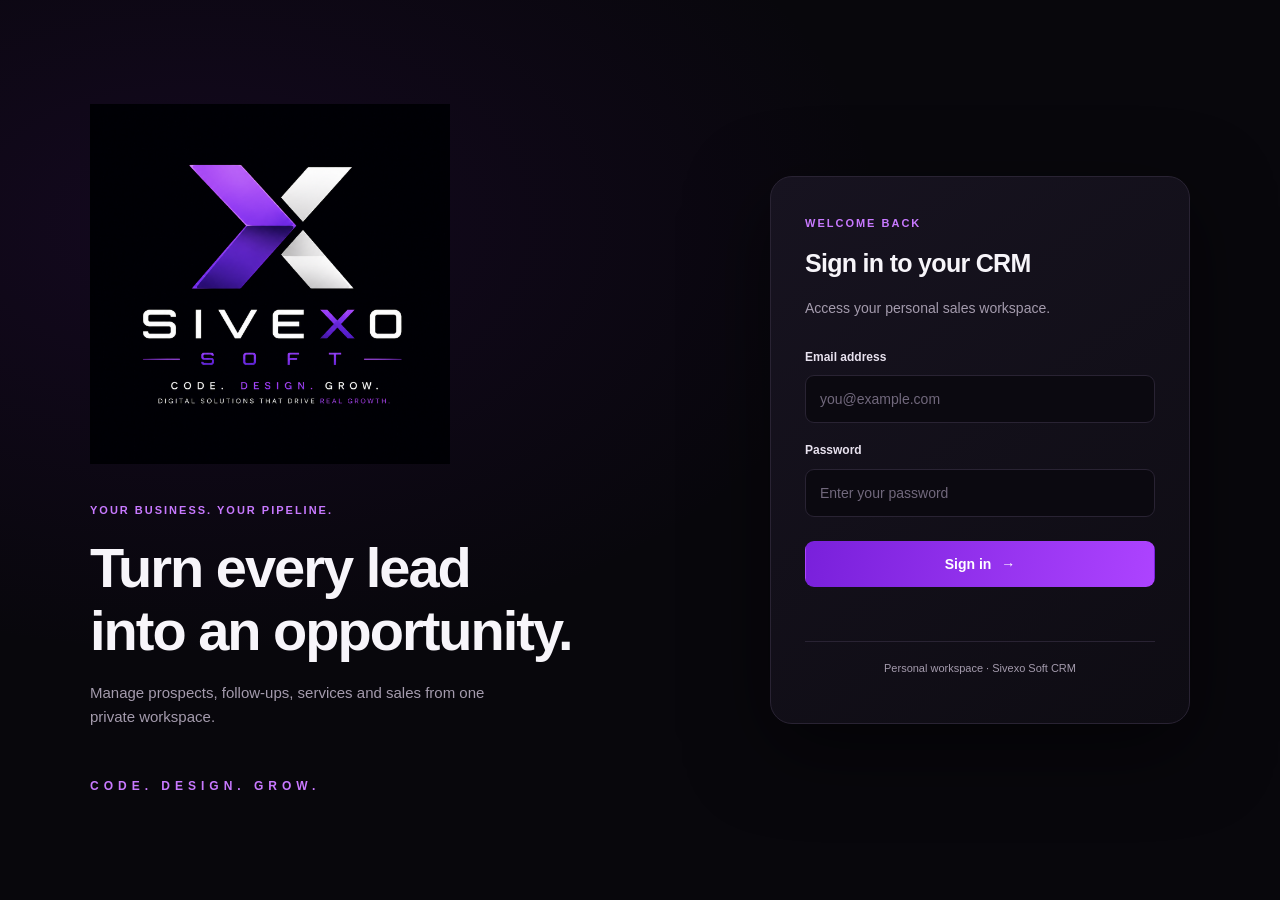
<file: index.html>
<!DOCTYPE html>
<html lang="en">
<head>
  <meta charset="UTF-8" />
  <meta name="viewport" content="width=device-width, initial-scale=1.0" />
  <meta name="theme-color" content="#08070c" />
  <title>Login | Sivexo Soft CRM</title>

  <link rel="icon" href="assets/images/logo.png" />
  <link rel="stylesheet" href="assets/css/style.css" />
  <script type="module" src="assets/js/auth.js"></script>
</head>
<body class="auth-page">
  <main class="login-layout">
    <section class="login-brand">
      <img
        src="assets/images/logo.png"
        alt="Sivexo Soft"
        class="login-logo"
      />
      <p class="eyebrow">YOUR BUSINESS. YOUR PIPELINE.</p>
      <h1>Turn every lead<br />into an opportunity.</h1>
      <p class="muted">
        Manage prospects, follow-ups, services and sales
        from one private workspace.
      </p>
      <div class="brand-caption">CODE. DESIGN. GROW.</div>
    </section>

    <section class="login-card">
      <div class="mobile-logo">
        <img src="assets/images/logo.png" alt="Sivexo Soft logo" />
      </div>

      <span class="eyebrow">WELCOME BACK</span>
      <h2>Sign in to your CRM</h2>
      <p class="muted">Access your personal sales workspace.</p>

      <form id="loginForm">
        <label for="email">Email address</label>
        <input
          id="email"
          name="email"
          type="email"
          placeholder="you@example.com"
          autocomplete="username"
          required
        />

        <label for="password">Password</label>
        <input
          id="password"
          name="password"
          type="password"
          placeholder="Enter your password"
          autocomplete="current-password"
          minlength="8"
          required
        />

        <button class="btn btn-primary full-width" type="submit">
          Sign in <span aria-hidden="true">→</span>
        </button>

        <p id="authMessage" class="form-message" role="status"></p>
      </form>

      <p class="auth-footer">
        Personal workspace · Sivexo Soft CRM
      </p>
    </section>
  </main>
</body>
</html>
</file>
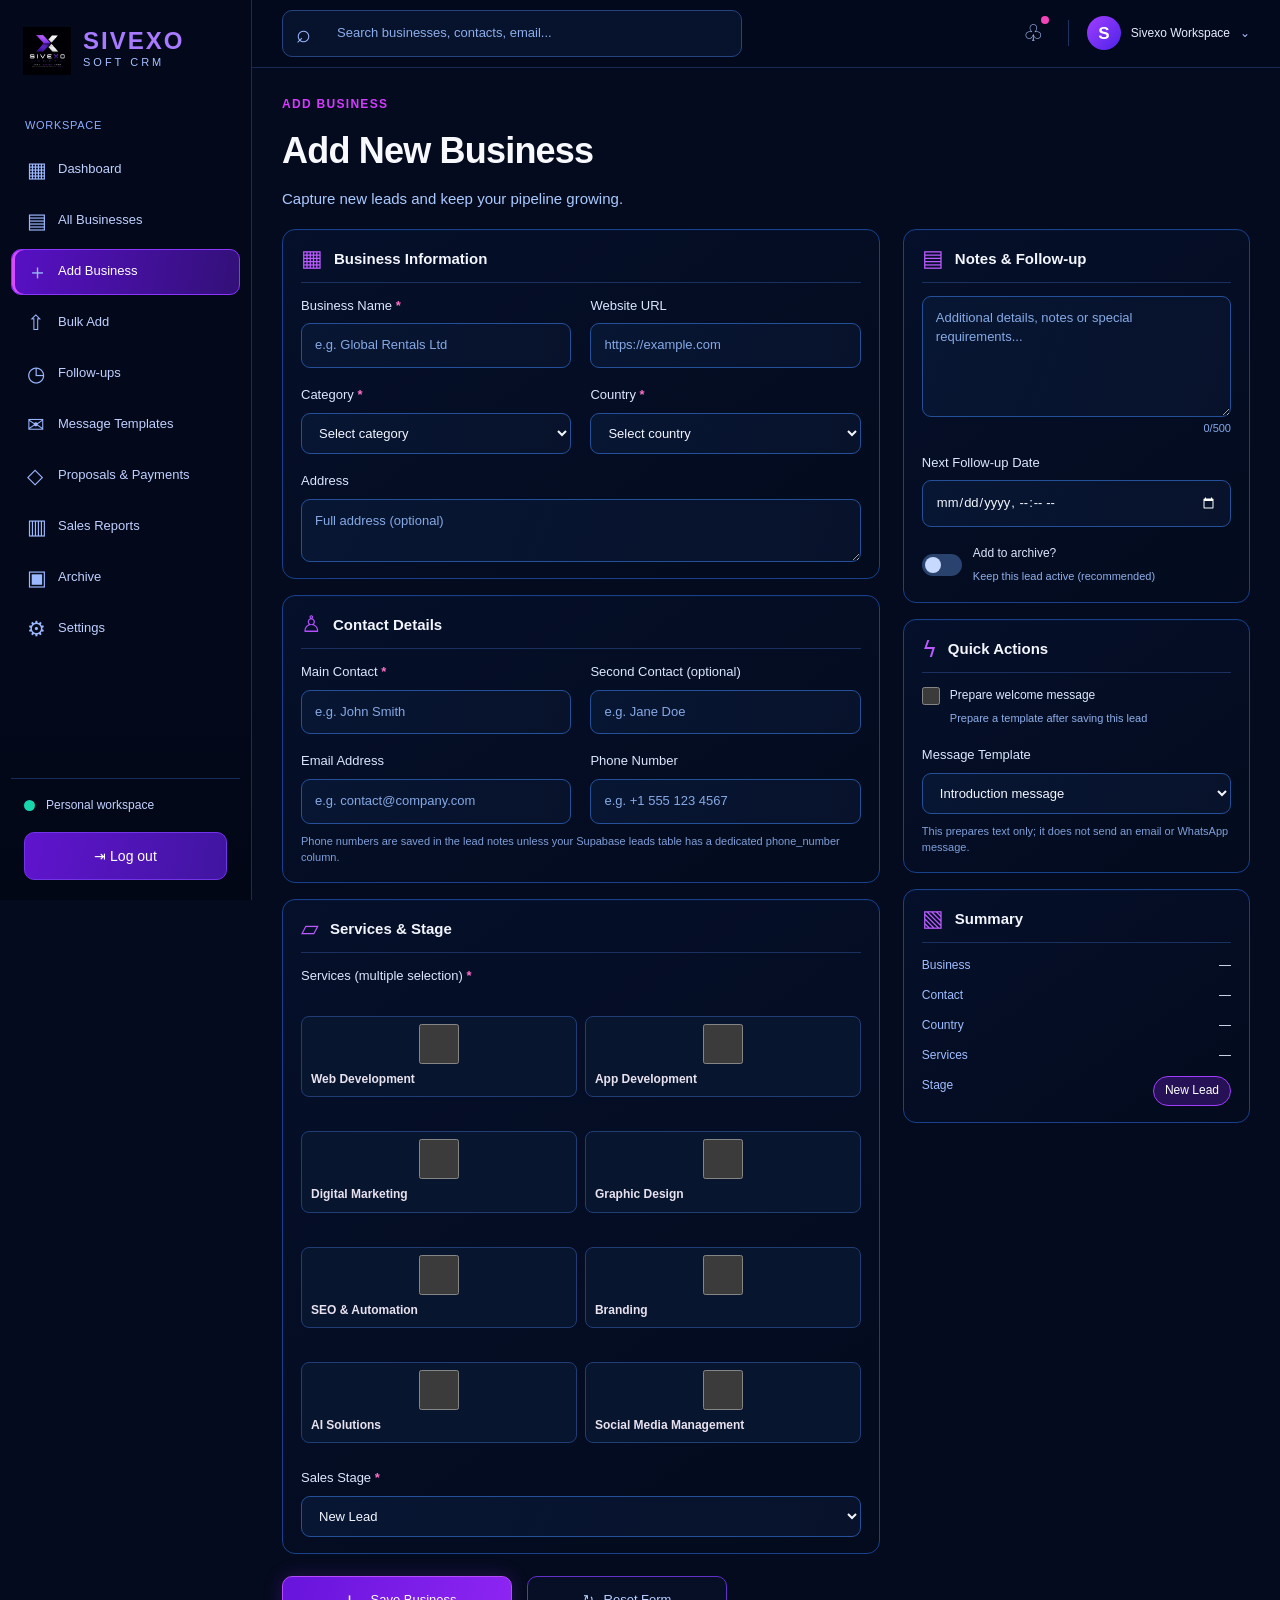
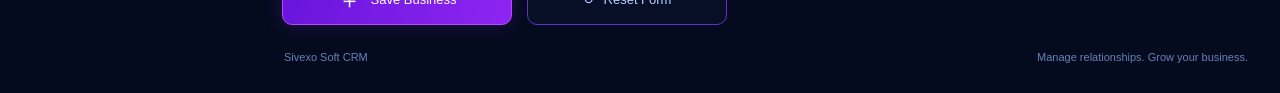
<file: add-business.html>
<!DOCTYPE html>
<html lang="en">
<head>
  <meta charset="UTF-8">
  <meta name="viewport" content="width=device-width, initial-scale=1.0">
  <meta name="theme-color" content="#080a18">
  <title>Add Business | Sivexo Soft CRM</title>

  <link rel="stylesheet" href="assets/css/style.css">
  <link rel="stylesheet" href="assets/css/add-business.css">
  <script type="module" src="assets/js/add-business.js"></script>
</head>
<body class="crm-page">

  <aside class="sidebar">
    <a class="sidebar-brand" href="dashboard.html">
      <img src="assets/images/logo.png" alt="Sivexo Soft logo">
      <span class="brand-text"><strong>SIVEXO</strong><small>SOFT CRM</small></span>
    </a>

    <p class="nav-label">WORKSPACE</p>
    <nav class="sidebar-nav" aria-label="Main navigation">
      <a class="nav-link" href="dashboard.html"><span class="nav-icon">▦</span><span>Dashboard</span></a>
      <a class="nav-link" href="businesses.html"><span class="nav-icon">▤</span><span>All Businesses</span></a>
      <a class="nav-link active" href="add-business.html"><span class="nav-icon">＋</span><span>Add Business</span></a>
      <a class="nav-link" href="bulk-add.html"><span class="nav-icon">⇧</span><span>Bulk Add</span></a>
      <a class="nav-link" href="follow-ups.html"><span class="nav-icon">◷</span><span>Follow-ups</span></a>
      <a class="nav-link" href="messages.html"><span class="nav-icon">✉</span><span>Message Templates</span></a>
      <a class="nav-link" href="proposals.html"><span class="nav-icon">◇</span><span>Proposals &amp; Payments</span></a>
      <a class="nav-link" href="reports.html"><span class="nav-icon">▥</span><span>Sales Reports</span></a>
      <a class="nav-link" href="archive.html"><span class="nav-icon">▣</span><span>Archive</span></a>
      <a class="nav-link" href="settings.html"><span class="nav-icon">⚙</span><span>Settings</span></a>
    </nav>

    <div class="sidebar-bottom">
      <div class="workspace-info"><span class="status-dot"></span><span>Personal workspace</span></div>
      <button id="logoutButton" class="logout-btn" type="button"><span>⇥</span> Log out</button>
    </div>
  </aside>

  <main class="main-content">
    <header class="topbar">
      <label class="global-search">
        <span class="search-icon">⌕</span>
        <input id="globalSearch" type="search" placeholder="Search businesses, contacts, email..." aria-label="Search CRM">
      </label>
      <div class="topbar-actions">
        <button class="notification-button" type="button" aria-label="Notifications">♧<span class="notification-dot"></span></button>
        <div class="topbar-divider"></div>
        <div class="user-profile"><div class="avatar">S</div><span>Sivexo Workspace</span><span class="profile-chevron">⌄</span></div>
      </div>
    </header>

    <div class="add-content">
      <section class="page-header">
        <div>
          <p class="eyebrow">ADD BUSINESS</p>
          <h1>Add New Business</h1>
          <p class="page-subtitle">Capture new leads and keep your pipeline growing.</p>
        </div>
      </section>

      <div id="formMessage" class="form-message" role="status" aria-live="polite"></div>

      <form id="businessForm">
        <div class="form-layout">
          <div class="form-main-column">

            <section class="form-panel">
              <div class="form-panel-heading"><span class="section-icon">▦</span><h2>Business Information</h2></div>
              <div class="form-grid">
                <label class="field">
                  <span>Business Name <b>*</b></span>
                  <input name="business_name" required maxlength="160" placeholder="e.g. Global Rentals Ltd">
                </label>
                <label class="field">
                  <span>Website URL</span>
                  <input name="website_url" type="url" placeholder="https://example.com">
                </label>
                <label class="field">
                  <span>Category <b>*</b></span>
                  <select name="category" id="category" required>
                    <option value="">Select category</option>
                    <option>Car Rental</option>
                    <option>Travel &amp; Tourism</option>
                    <option>Safari Tours</option>
                    <option>Hospitality</option>
                    <option>Real Estate</option>
                    <option>Healthcare</option>
                    <option>Construction</option>
                    <option>Logistics</option>
                    <option>Retail</option>
                    <option>IT Services</option>
                    <option>Other</option>
                  </select>
                </label>
                <label class="field">
                  <span>Country <b>*</b></span>
                  <select name="country" id="country" required>
                    <option value="">Select country</option>
                    <option>Guyana</option><option>Tanzania</option><option>Maldives</option>
                    <option>Kenya</option><option>United Arab Emirates</option><option>United Kingdom</option>
                    <option>Germany</option><option>United States</option><option>Australia</option>
                    <option>South Africa</option><option>Pakistan</option><option>India</option>
                    <option>Canada</option><option>Other</option>
                  </select>
                </label>
                <label class="field field-full">
                  <span>Address</span>
                  <textarea name="address" rows="2" maxlength="300" placeholder="Full address (optional)"></textarea>
                </label>
              </div>
            </section>

            <section class="form-panel">
              <div class="form-panel-heading"><span class="section-icon person-icon">♙</span><h2>Contact Details</h2></div>
              <div class="form-grid">
                <label class="field">
                  <span>Main Contact <b>*</b></span>
                  <input name="contact" required maxlength="160" placeholder="e.g. John Smith">
                </label>
                <label class="field">
                  <span>Second Contact (optional)</span>
                  <input name="contact_2" maxlength="160" placeholder="e.g. Jane Doe">
                </label>
                <label class="field">
                  <span>Email Address</span>
                  <input name="email" type="email" maxlength="254" placeholder="e.g. contact@company.com">
                </label>
                <label class="field">
                  <span>Phone Number</span>
                  <input name="phone_number" type="tel" maxlength="40" placeholder="e.g. +1 555 123 4567">
                </label>
              </div>
              <p class="field-hint">Phone numbers are saved in the lead notes unless your Supabase leads table has a dedicated phone_number column.</p>
            </section>

            <section class="form-panel">
              <div class="form-panel-heading"><span class="section-icon">▱</span><h2>Services &amp; Stage</h2></div>
              <div class="form-grid">
                <fieldset class="field field-full service-fieldset">
                  <legend>Services (multiple selection) <b>*</b></legend>
                  <div class="service-options">
                    <label class="service-option"><input type="checkbox" name="services" value="Web Development"><span>Web Development</span></label>
                    <label class="service-option"><input type="checkbox" name="services" value="App Development"><span>App Development</span></label>
                    <label class="service-option"><input type="checkbox" name="services" value="Digital Marketing"><span>Digital Marketing</span></label>
                    <label class="service-option"><input type="checkbox" name="services" value="Graphic Design"><span>Graphic Design</span></label>
                    <label class="service-option"><input type="checkbox" name="services" value="SEO & Automation"><span>SEO &amp; Automation</span></label>
                    <label class="service-option"><input type="checkbox" name="services" value="Branding"><span>Branding</span></label>
                    <label class="service-option"><input type="checkbox" name="services" value="AI Solutions"><span>AI Solutions</span></label>
                    <label class="service-option"><input type="checkbox" name="services" value="Social Media Management"><span>Social Media Management</span></label>
                  </div>
                </fieldset>
                <label class="field field-full">
                  <span>Sales Stage <b>*</b></span>
                  <select name="stage" id="stage" required>
                    <option value="new">New Lead</option>
                    <option value="first_message_sent">First Message Sent</option>
                    <option value="follow_up">Follow-up</option>
                    <option value="call_done">Call Done</option>
                    <option value="interested">Interested</option>
                    <option value="not_interested">Not Interested</option>
                    <option value="future_opportunity">Future Opportunity</option>
                    <option value="proposal_sent">Proposal Sent</option>
                    <option value="won">Won</option>
                    <option value="lost">Lost</option>
                  </select>
                </label>
              </div>
            </section>

          </div>

          <aside class="form-side-column">
            <section class="form-panel">
              <div class="form-panel-heading"><span class="section-icon">▤</span><h2>Notes &amp; Follow-up</h2></div>
              <label class="field">
                <span class="visually-hidden">Additional details and notes</span>
                <textarea id="optionalDetails" name="optional_details" rows="5" maxlength="500" placeholder="Additional details, notes or special requirements..."></textarea>
                <span class="character-count"><span id="noteCount">0</span>/500</span>
              </label>
              <label class="field followup-field">
                <span>Next Follow-up Date</span>
                <input name="next_follow_up_at" type="datetime-local">
              </label>
              <label class="archive-toggle">
                <input name="is_archived" type="checkbox" id="isArchived">
                <span class="toggle-track"></span>
                <span><strong>Add to archive?</strong><small>Keep this lead active (recommended)</small></span>
              </label>
            </section>

            <section class="form-panel quick-panel">
              <div class="form-panel-heading"><span class="section-icon">ϟ</span><h2>Quick Actions</h2></div>
              <label class="quick-check">
                <input type="checkbox" id="prepareWelcome">
                <span><strong>Prepare welcome message</strong><small>Prepare a template after saving this lead</small></span>
              </label>
              <label class="field">
                <span>Message Template</span>
                <select id="messageTemplate">
                  <option value="intro">Introduction message</option>
                  <option value="website">Website services offer</option>
                  <option value="followup">Friendly follow-up</option>
                </select>
              </label>
              <p class="field-hint">This prepares text only; it does not send an email or WhatsApp message.</p>
            </section>

            <section class="form-panel summary-panel">
              <div class="form-panel-heading"><span class="section-icon">▧</span><h2>Summary</h2></div>
              <dl class="summary-list">
                <div><dt>Business</dt><dd id="summaryBusiness">—</dd></div>
                <div><dt>Contact</dt><dd id="summaryContact">—</dd></div>
                <div><dt>Country</dt><dd id="summaryCountry">—</dd></div>
                <div><dt>Services</dt><dd id="summaryServices">—</dd></div>
                <div><dt>Stage</dt><dd><span class="stage-badge" id="summaryStage">New Lead</span></dd></div>
              </dl>
            </section>
          </aside>
        </div>

        <div class="form-actions">
          <button class="primary-button save-button" id="saveBusinessButton" type="submit"><span>＋</span> Save Business</button>
          <button class="secondary-button" id="resetFormButton" type="reset"><span>↻</span> Reset Form</button>
        </div>
      </form>

      <footer class="dashboard-footer">
        <span>Sivexo Soft CRM</span><span>Manage relationships. Grow your business.</span>
      </footer>
    </div>
  </main>
</body>
</html>
</file>
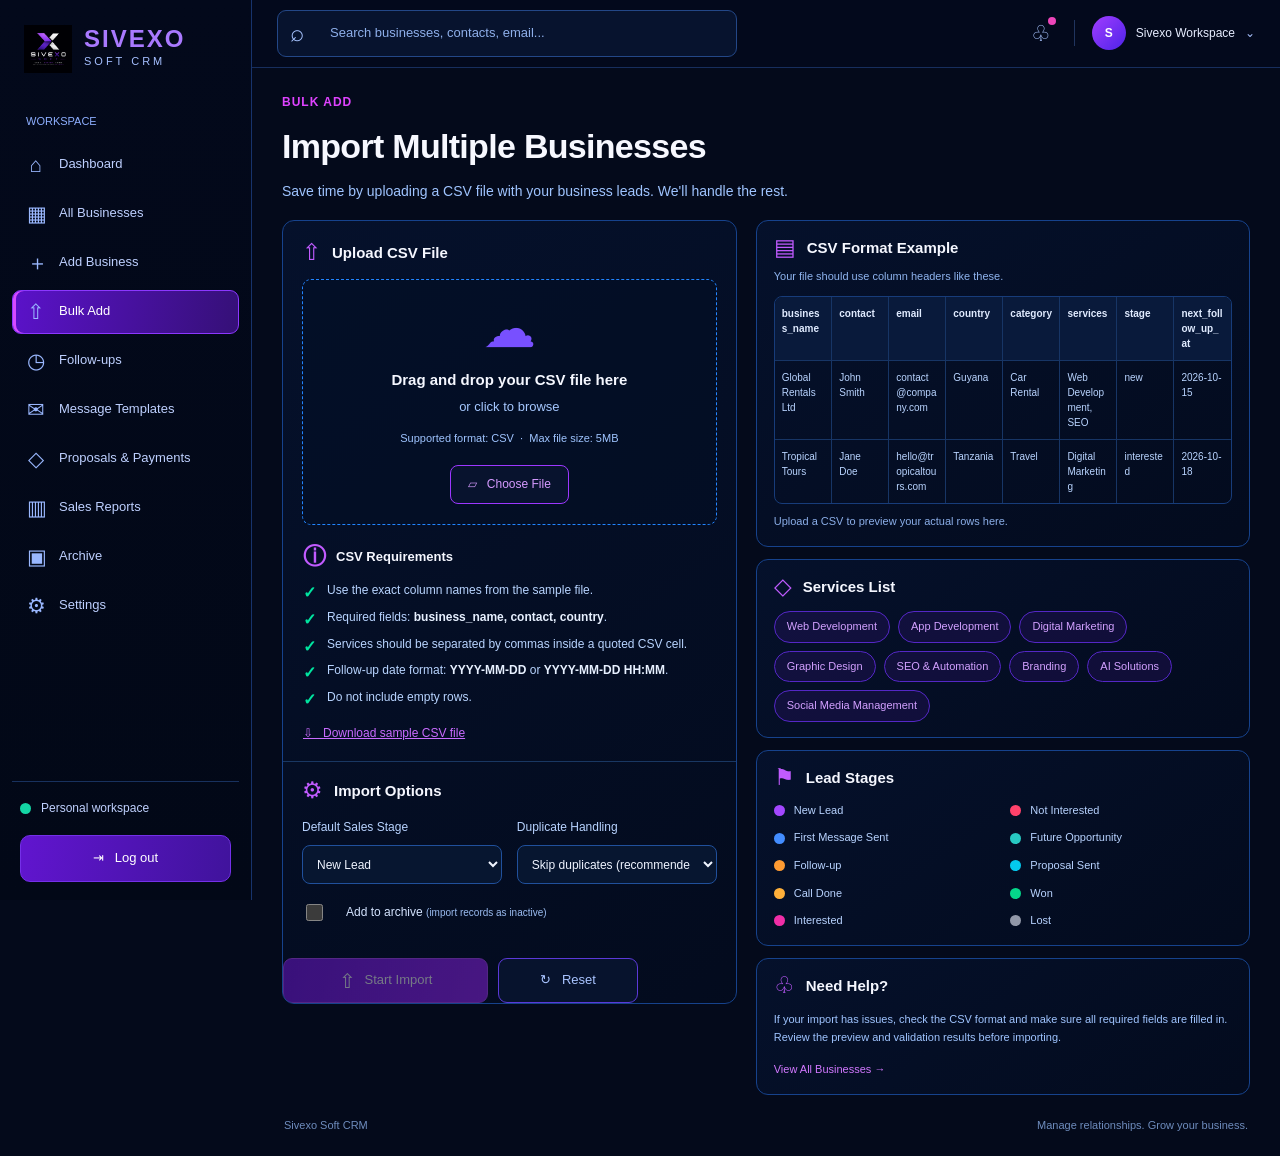
<file: bulk-add.html>
<!DOCTYPE html>
<html lang="en">
<head>
  <meta charset="UTF-8">
  <meta name="viewport" content="width=device-width, initial-scale=1.0">
  <meta name="theme-color" content="#050b1e">
  <title>Bulk Add | Sivexo Soft CRM</title>

  <link rel="stylesheet" href="assets/css/style.css">
  <link rel="stylesheet" href="assets/css/bulk-add.css">
  <script type="module" src="assets/js/bulk-add.js"></script>
</head>
<body class="crm-page">

  <aside class="sidebar">
    <a class="sidebar-brand" href="dashboard.html">
      <img src="assets/images/logo.png" alt="Sivexo Soft logo">
      <span class="brand-text">
        <strong>SIVEXO</strong>
        <small>SOFT CRM</small>
      </span>
    </a>

    <p class="nav-label">WORKSPACE</p>

    <nav class="sidebar-nav" aria-label="Main navigation">
      <a class="nav-link" href="dashboard.html"><span class="nav-icon">⌂</span><span>Dashboard</span></a>
      <a class="nav-link" href="businesses.html"><span class="nav-icon">▦</span><span>All Businesses</span></a>
      <a class="nav-link" href="add-business.html"><span class="nav-icon">＋</span><span>Add Business</span></a>
      <a class="nav-link active" href="bulk-add.html"><span class="nav-icon">⇧</span><span>Bulk Add</span></a>
      <a class="nav-link" href="follow-ups.html"><span class="nav-icon">◷</span><span>Follow-ups</span></a>
      <a class="nav-link" href="messages.html"><span class="nav-icon">✉</span><span>Message Templates</span></a>
      <a class="nav-link" href="proposals.html"><span class="nav-icon">◇</span><span>Proposals &amp; Payments</span></a>
      <a class="nav-link" href="reports.html"><span class="nav-icon">▥</span><span>Sales Reports</span></a>
      <a class="nav-link" href="archive.html"><span class="nav-icon">▣</span><span>Archive</span></a>
      <a class="nav-link" href="settings.html"><span class="nav-icon">⚙</span><span>Settings</span></a>
    </nav>

    <div class="sidebar-bottom">
      <div class="workspace-info">
        <span class="status-dot"></span>
        <span>Personal workspace</span>
      </div>
      <button id="logoutButton" class="logout-btn" type="button">⇥ &nbsp; Log out</button>
    </div>
  </aside>

  <main class="main-content">
    <header class="topbar">
      <label class="global-search">
        <span class="search-icon">⌕</span>
        <input id="globalSearch" type="search"
          placeholder="Search businesses, contacts, email..."
          aria-label="Search businesses">
      </label>
      <div class="topbar-actions">
        <button class="notification-button" type="button" aria-label="Notifications">♧<span class="notification-dot"></span></button>
        <div class="topbar-divider"></div>
        <div class="user-profile">
          <div class="avatar" id="userAvatar">S</div>
          <span id="userLabel">Sivexo Workspace</span>
          <span class="profile-chevron">⌄</span>
        </div>
      </div>
    </header>

    <div class="bulk-content">
      <section class="page-header">
        <p class="eyebrow">BULK ADD</p>
        <h1>Import Multiple Businesses</h1>
        <p class="page-subtitle">Save time by uploading a CSV file with your business leads. We'll handle the rest.</p>
      </section>

      <div id="bulkMessage" class="form-message" role="status" aria-live="polite"></div>

      <div class="bulk-layout">
        <!-- Left column -->
        <section class="upload-panel">
          <div class="panel-heading">
            <span class="heading-icon">⇧</span>
            <h2>Upload CSV File</h2>
          </div>

          <input id="csvFile" type="file" accept=".csv,text/csv" hidden>

          <div id="dropZone" class="drop-zone" role="button" tabindex="0"
            aria-label="Choose a CSV file or drag one here">
            <div class="upload-cloud">☁</div>
            <h3 id="dropTitle">Drag and drop your CSV file here</h3>
            <p>or click to browse</p>
            <small>Supported format: CSV &nbsp;·&nbsp; Max file size: 5MB</small>
            <button id="chooseFileButton" class="outline-button" type="button">▱ &nbsp; Choose File</button>
          </div>

          <div id="fileInfo" class="file-info" hidden>
            <span class="file-icon">▤</span>
            <div class="file-details">
              <strong id="fileName">businesses.csv</strong>
              <small id="fileMeta">0 rows</small>
            </div>
            <button id="removeFileButton" class="icon-button" type="button" aria-label="Remove file">×</button>
          </div>

          <div class="requirements">
            <h3><span class="heading-icon">ⓘ</span> CSV Requirements</h3>
            <ul>
              <li>Use the exact column names from the sample file.</li>
              <li>Required fields: <strong>business_name, contact, country</strong>.</li>
              <li>Services should be separated by commas inside a quoted CSV cell.</li>
              <li>Follow-up date format: <strong>YYYY-MM-DD</strong> or <strong>YYYY-MM-DD HH:MM</strong>.</li>
              <li>Do not include empty rows.</li>
            </ul>
            <button id="downloadSample" class="text-link" type="button">⇩ &nbsp; Download sample CSV file</button>
          </div>

          <div class="import-options">
            <div class="panel-heading">
              <span class="heading-icon">⚙</span>
              <h2>Import Options</h2>
            </div>

            <div class="options-grid">
              <label class="field">
                <span>Default Sales Stage</span>
                <select id="defaultStage">
                  <option value="new">New Lead</option>
                  <option value="first_message_sent">First Message Sent</option>
                  <option value="follow_up">Follow-up</option>
                  <option value="call_done">Call Done</option>
                  <option value="interested">Interested</option>
                  <option value="not_interested">Not Interested</option>
                  <option value="future_opportunity">Future Opportunity</option>
                  <option value="proposal_sent">Proposal Sent</option>
                  <option value="won">Won</option>
                  <option value="lost">Lost</option>
                </select>
              </label>

              <label class="field">
                <span>Duplicate Handling</span>
                <select id="duplicateMode">
                  <option value="skip">Skip duplicates (recommended)</option>
                  <option value="import">Import anyway</option>
                </select>
              </label>
            </div>

            <label class="archive-option">
              <input id="importArchived" type="checkbox">
              <span class="checkbox-visual"></span>
              <span>Add to archive <small>(import records as inactive)</small></span>
            </label>
          </div>

          <div class="import-actions">
            <button id="startImport" class="primary-button" type="button" disabled>
              <span>⇧</span> Start Import
            </button>
            <button id="resetImport" class="secondary-button" type="button">
              ↻ &nbsp; Reset
            </button>
          </div>
        </section>

        <!-- Right column -->
        <aside class="help-column">
          <section class="help-panel preview-panel">
            <div class="panel-heading">
              <span class="heading-icon">▤</span>
              <h2>CSV Format Example</h2>
            </div>
            <p class="panel-description">Your file should use column headers like these.</p>
            <div class="preview-wrap">
              <table class="preview-table">
                <thead>
                  <tr>
                    <th>business_name</th>
                    <th>contact</th>
                    <th>email</th>
                    <th>country</th>
                    <th>category</th>
                    <th>services</th>
                    <th>stage</th>
                    <th>next_follow_up_at</th>
                  </tr>
                </thead>
                <tbody id="previewTable">
                  <tr>
                    <td>Global Rentals Ltd</td>
                    <td>John Smith</td>
                    <td>contact@company.com</td>
                    <td>Guyana</td>
                    <td>Car Rental</td>
                    <td>Web Development, SEO</td>
                    <td>new</td>
                    <td>2026-10-15</td>
                  </tr>
                  <tr>
                    <td>Tropical Tours</td>
                    <td>Jane Doe</td>
                    <td>hello@tropicaltours.com</td>
                    <td>Tanzania</td>
                    <td>Travel</td>
                    <td>Digital Marketing</td>
                    <td>interested</td>
                    <td>2026-10-18</td>
                  </tr>
                </tbody>
              </table>
            </div>
            <p id="previewSummary" class="preview-summary">Upload a CSV to preview your actual rows here.</p>
          </section>

          <section class="help-panel">
            <div class="panel-heading">
              <span class="heading-icon">◇</span>
              <h2>Services List</h2>
            </div>
            <div class="service-tags">
              <span>Web Development</span>
              <span>App Development</span>
              <span>Digital Marketing</span>
              <span>Graphic Design</span>
              <span>SEO &amp; Automation</span>
              <span>Branding</span>
              <span>AI Solutions</span>
              <span>Social Media Management</span>
            </div>
          </section>

          <section class="help-panel">
            <div class="panel-heading">
              <span class="heading-icon">⚑</span>
              <h2>Lead Stages</h2>
            </div>
            <div class="stage-legend">
              <span><i class="dot purple"></i>New Lead</span>
              <span><i class="dot red"></i>Not Interested</span>
              <span><i class="dot blue"></i>First Message Sent</span>
              <span><i class="dot teal"></i>Future Opportunity</span>
              <span><i class="dot orange"></i>Follow-up</span>
              <span><i class="dot cyan"></i>Proposal Sent</span>
              <span><i class="dot amber"></i>Call Done</span>
              <span><i class="dot green"></i>Won</span>
              <span><i class="dot pink"></i>Interested</span>
              <span><i class="dot gray"></i>Lost</span>
            </div>
          </section>

          <section class="help-panel help-tip">
            <div class="panel-heading">
              <span class="heading-icon">♧</span>
              <h2>Need Help?</h2>
            </div>
            <p>If your import has issues, check the CSV format and make sure all required fields are filled in. Review the preview and validation results before importing.</p>
            <a href="businesses.html">View All Businesses →</a>
          </section>
        </aside>
      </div>

      <section id="validationPanel" class="validation-panel" hidden>
        <div class="panel-heading">
          <span class="heading-icon">✓</span>
          <h2>Import Validation</h2>
        </div>
        <div class="validation-stats">
          <span>Rows: <strong id="rowCount">0</strong></span>
          <span>Ready: <strong id="validCount">0</strong></span>
          <span>Errors: <strong id="errorCount">0</strong></span>
          <span>Duplicates: <strong id="duplicateCount">0</strong></span>
        </div>
        <div class="validation-wrap">
          <table class="validation-table">
            <thead><tr><th>Row</th><th>Business</th><th>Status</th><th>Details</th></tr></thead>
            <tbody id="validationTable"></tbody>
          </table>
        </div>
      </section>

      <footer class="dashboard-footer">
        <span>Sivexo Soft CRM</span>
        <span>Manage relationships. Grow your business.</span>
      </footer>
    </div>
  </main>
</body>
</html>
</file>
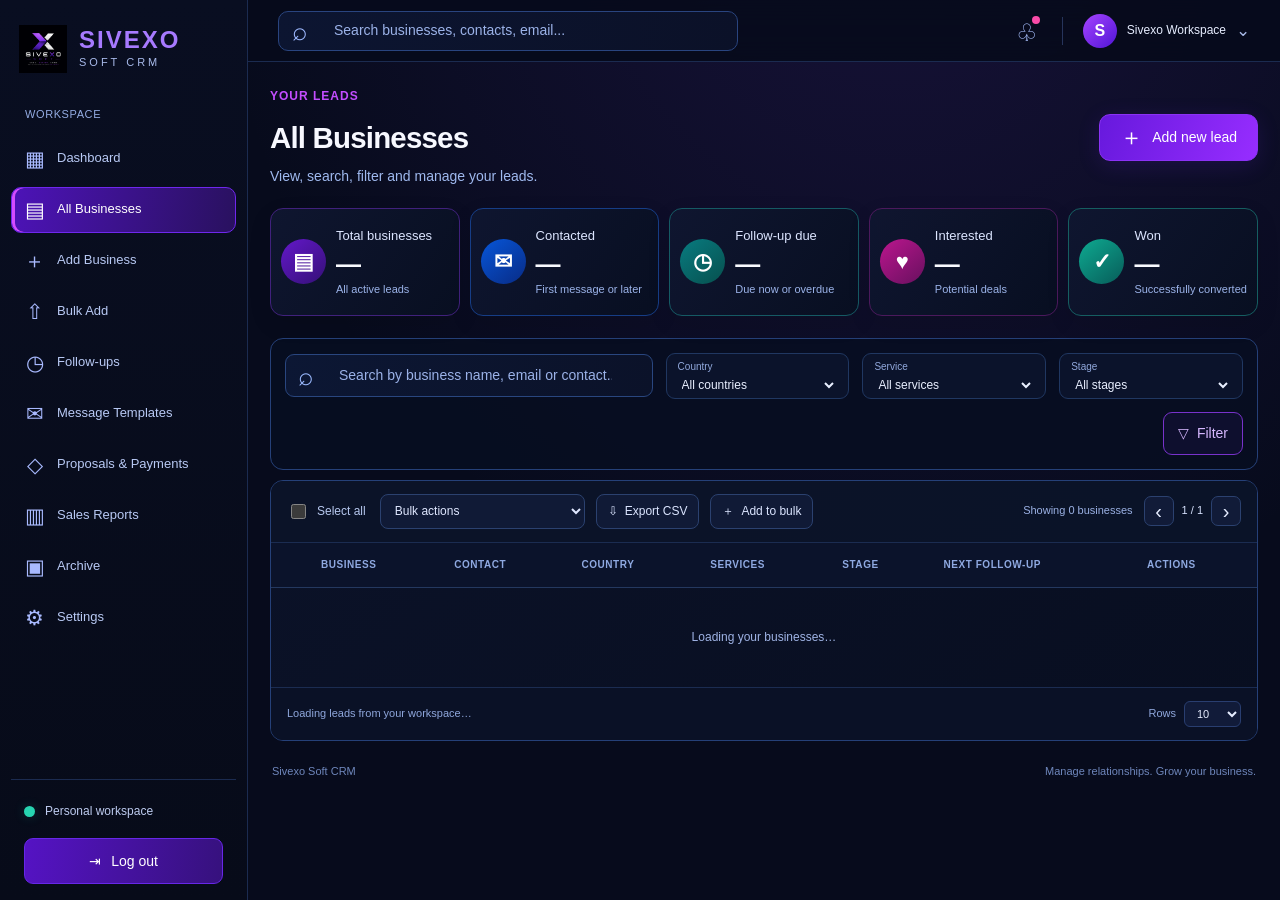
<file: businesses.html>
<!DOCTYPE html>
<html lang="en">
<head>
  <meta charset="UTF-8">
  <meta name="viewport" content="width=device-width, initial-scale=1.0">
  <meta name="theme-color" content="#080a18">
  <title>All Businesses | Sivexo Soft CRM</title>
  <meta name="description" content="Manage, search, filter, and update your business leads.">

  <link rel="stylesheet" href="assets/css/style.css">
  <link rel="stylesheet" href="assets/css/businesses.css">

  <script type="module" src="assets/js/businesses.js"></script>
</head>

<body class="crm-page businesses-page">
  <aside class="sidebar">
    <a class="sidebar-brand" href="dashboard.html">
      <img src="assets/images/logo.png" alt="Sivexo Soft logo">
      <span class="brand-text">
        <strong>SIVEXO</strong>
        <small>SOFT CRM</small>
      </span>
    </a>

    <p class="nav-label">WORKSPACE</p>

    <nav class="sidebar-nav" aria-label="Main navigation">
      <a class="nav-link" href="dashboard.html"><span class="nav-icon">▦</span><span>Dashboard</span></a>
      <a class="nav-link active" href="businesses.html"><span class="nav-icon">▤</span><span>All Businesses</span></a>
      <a class="nav-link" href="add-business.html"><span class="nav-icon">＋</span><span>Add Business</span></a>
      <a class="nav-link" href="bulk-add.html"><span class="nav-icon">⇧</span><span>Bulk Add</span></a>
      <a class="nav-link" href="follow-ups.html"><span class="nav-icon">◷</span><span>Follow-ups</span></a>
      <a class="nav-link" href="messages.html"><span class="nav-icon">✉</span><span>Message Templates</span></a>
      <a class="nav-link" href="proposals.html"><span class="nav-icon">◇</span><span>Proposals &amp; Payments</span></a>
      <a class="nav-link" href="reports.html"><span class="nav-icon">▥</span><span>Sales Reports</span></a>
      <a class="nav-link" href="archive.html"><span class="nav-icon">▣</span><span>Archive</span></a>
      <a class="nav-link" href="settings.html"><span class="nav-icon">⚙</span><span>Settings</span></a>
    </nav>

    <div class="sidebar-bottom">
      <div class="workspace-info">
        <span class="status-dot"></span>
        <span>Personal workspace</span>
      </div>
      <button id="logoutButton" class="logout-btn" type="button">
        <span>⇥</span> Log out
      </button>
    </div>
  </aside>

  <main class="main-content">
    <header class="topbar">
      <label class="global-search">
        <span class="search-icon" aria-hidden="true">⌕</span>
        <input id="globalSearch" type="search"
          placeholder="Search businesses, contacts, email..."
          aria-label="Search all businesses">
      </label>

      <div class="topbar-actions">
        <button class="notification-button" type="button" aria-label="Notifications">♧
          <span class="notification-dot"></span>
        </button>
        <div class="topbar-divider"></div>
        <div class="user-profile">
          <div class="avatar">S</div>
          <span>Sivexo Workspace</span>
          <span class="profile-chevron">⌄</span>
        </div>
      </div>
    </header>

    <div class="businesses-content">
      <section class="page-header">
        <div>
          <p class="eyebrow">YOUR LEADS</p>
          <h1>All Businesses</h1>
          <p class="page-subtitle">View, search, filter and manage your leads.</p>
        </div>

        <a class="primary-button" href="add-business.html">
          <span>＋</span> Add new lead
        </a>
      </section>

      <div id="pageMessage" class="business-message"
        role="status" aria-live="polite"></div>

      <section class="business-stats" aria-label="Business statistics">
        <article class="business-stat stat-purple">
          <div class="business-stat-icon">▤</div>
          <div class="business-stat-info">
            <span>Total businesses</span>
            <strong id="statTotal">—</strong>
            <small>All active leads</small>
          </div>
        </article>

        <article class="business-stat stat-blue">
          <div class="business-stat-icon">✉</div>
          <div class="business-stat-info">
            <span>Contacted</span>
            <strong id="statContacted">—</strong>
            <small>First message or later</small>
          </div>
        </article>

        <article class="business-stat stat-teal">
          <div class="business-stat-icon">◷</div>
          <div class="business-stat-info">
            <span>Follow-up due</span>
            <strong id="statFollowUp">—</strong>
            <small>Due now or overdue</small>
          </div>
        </article>

        <article class="business-stat stat-pink">
          <div class="business-stat-icon">♥</div>
          <div class="business-stat-info">
            <span>Interested</span>
            <strong id="statInterested">—</strong>
            <small>Potential deals</small>
          </div>
        </article>

        <article class="business-stat stat-green">
          <div class="business-stat-icon">✓</div>
          <div class="business-stat-info">
            <span>Won</span>
            <strong id="statWon">—</strong>
            <small>Successfully converted</small>
          </div>
        </article>
      </section>

      <section class="filter-panel" aria-label="Search and filters">
        <label class="business-search">
          <span aria-hidden="true">⌕</span>
          <input id="businessSearch" type="search"
            placeholder="Search by business name, email or contact...">
        </label>

        <label class="filter-control">
          <span>Country</span>
          <select id="countryFilter">
            <option value="">All countries</option>
          </select>
        </label>

        <label class="filter-control">
          <span>Service</span>
          <select id="serviceFilter">
            <option value="">All services</option>
            <option>Web Development</option>
            <option>App Development</option>
            <option>Digital Marketing</option>
            <option>Graphic Design</option>
            <option>SEO &amp; Automation</option>
            <option>Branding</option>
            <option>AI Solutions</option>
            <option>Social Media Management</option>
          </select>
        </label>

        <label class="filter-control">
          <span>Stage</span>
          <select id="stageFilter">
            <option value="">All stages</option>
            <option value="new">New Lead</option>
            <option value="first_message_sent">First Message Sent</option>
            <option value="follow_up">Follow-up</option>
            <option value="call_done">Call Done</option>
            <option value="interested">Interested</option>
            <option value="not_interested">Not Interested</option>
            <option value="future_opportunity">Future Opportunity</option>
            <option value="proposal_sent">Proposal Sent</option>
            <option value="won">Won</option>
            <option value="lost">Lost</option>
          </select>
        </label>

        <button id="filterButton" class="outline-button filter-button" type="button">
          <span>▽</span> Filter
        </button>
      </section>

      <section class="business-table-panel">
        <div class="table-toolbar">
          <label class="select-all-label">
            <input id="selectAll" type="checkbox">
            <span>Select all</span>
          </label>

          <select id="bulkAction" class="bulk-select" aria-label="Bulk actions">
            <option value="">Bulk actions</option>
            <option value="new">Set stage: New Lead</option>
            <option value="first_message_sent">Set stage: First Message</option>
            <option value="follow_up">Set stage: Follow-up</option>
            <option value="interested">Set stage: Interested</option>
            <option value="won">Set stage: Won</option>
            <option value="archive">Archive selected</option>
          </select>

          <button id="applyBulkButton" class="toolbar-button" type="button">Apply</button>

          <button id="exportButton" class="toolbar-button" type="button">
            <span>⇩</span> Export CSV
          </button>

          <a class="toolbar-button" href="bulk-add.html">
            <span>＋</span> Add to bulk
          </a>

          <div class="pagination-info" id="paginationInfo">Showing 0 businesses</div>

          <div class="pagination" aria-label="Pagination">
            <button id="prevPage" type="button" aria-label="Previous page">‹</button>
            <span id="pageNumber" class="page-number">1 / 1</span>
            <button id="nextPage" type="button" aria-label="Next page">›</button>
          </div>
        </div>

        <div class="business-table-wrap">
          <table class="business-table">
            <thead>
              <tr>
                <th class="checkbox-column"></th>
                <th>BUSINESS</th>
                <th>CONTACT</th>
                <th>COUNTRY</th>
                <th>SERVICES</th>
                <th>STAGE</th>
                <th>NEXT FOLLOW-UP</th>
                <th>ACTIONS</th>
              </tr>
            </thead>

            <tbody id="businessTableBody">
              <tr>
                <td colspan="8" class="table-empty">Loading your businesses…</td>
              </tr>
            </tbody>
          </table>
        </div>

        <div class="table-footer">
          <span id="tableSummary">Loading leads from your workspace…</span>
          <label class="rows-per-page">
            Rows
            <select id="pageSize">
              <option value="10">10</option>
              <option value="25">25</option>
              <option value="50">50</option>
              <option value="100">100</option>
            </select>
          </label>
        </div>
      </section>

      <footer class="businesses-footer">
        <span>Sivexo Soft CRM</span>
        <span>Manage relationships. Grow your business.</span>
      </footer>
    </div>
  </main>

  <div id="businessModalRoot"></div>

  <script type="module">
    const globalSearch = document.getElementById("globalSearch");
    const businessSearch = document.getElementById("businessSearch");

    globalSearch?.addEventListener("input", () => {
      if (!businessSearch) return;
      businessSearch.value = globalSearch.value;
      businessSearch.dispatchEvent(new Event("input", { bubbles: true }));
    });
  </script>
</body>
</html>
</file>
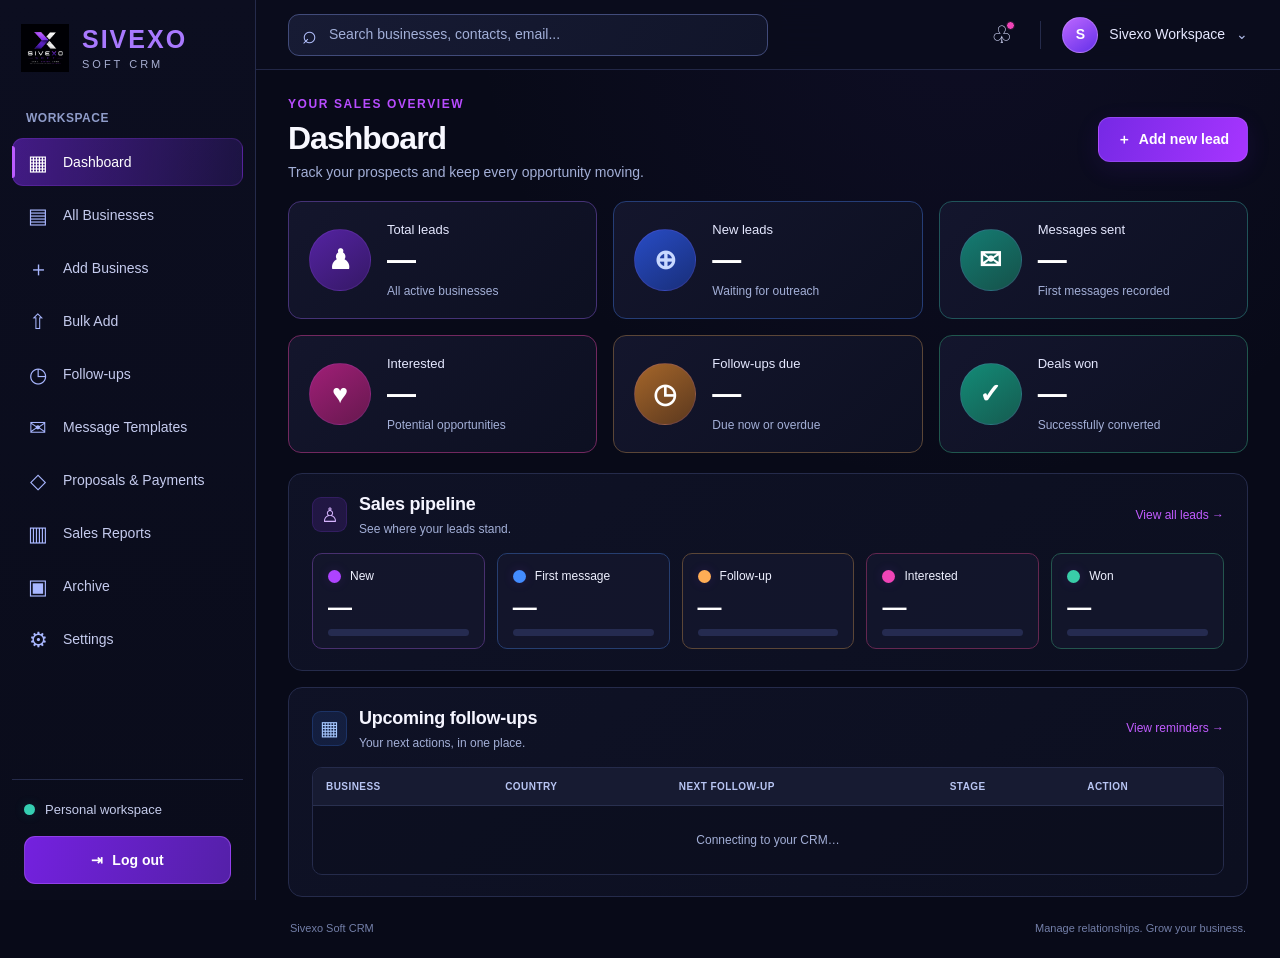
<file: dashboard.html>
<!DOCTYPE html>
<html lang="en">
<head>
  <meta charset="UTF-8">
  <meta name="viewport" content="width=device-width, initial-scale=1.0">
  <meta name="theme-color" content="#080a18">
  <title>Dashboard | Sivexo Soft CRM</title>

  <link rel="stylesheet" href="assets/css/style.css">
  <link rel="stylesheet" href="assets/css/dashboard.css">

  <script type="module" src="assets/js/dashboard.js"></script>
</head>

<body class="crm-page">

  <!-- Sidebar -->
  <aside class="sidebar">
    <a class="sidebar-brand" href="dashboard.html" aria-label="Sivexo Soft CRM home">
      <img src="assets/images/logo.png" alt="Sivexo Soft logo">
      <span class="brand-text">
        <strong>SIVEXO</strong>
        <small>SOFT CRM</small>
      </span>
    </a>

    <p class="nav-label">WORKSPACE</p>

    <nav class="sidebar-nav" aria-label="Main navigation">
      <a class="nav-link active" href="dashboard.html">
        <span class="nav-icon">▦</span><span>Dashboard</span>
      </a>
      <a class="nav-link" href="businesses.html">
        <span class="nav-icon">▤</span><span>All Businesses</span>
      </a>
      <a class="nav-link" href="add-business.html">
        <span class="nav-icon">＋</span><span>Add Business</span>
      </a>
      <a class="nav-link" href="bulk-add.html">
        <span class="nav-icon">⇧</span><span>Bulk Add</span>
      </a>
      <a class="nav-link" href="follow-ups.html">
        <span class="nav-icon">◷</span><span>Follow-ups</span>
      </a>
      <a class="nav-link" href="messages.html">
        <span class="nav-icon">✉</span><span>Message Templates</span>
      </a>
      <a class="nav-link" href="proposals.html">
        <span class="nav-icon">◇</span><span>Proposals &amp; Payments</span>
      </a>
      <a class="nav-link" href="reports.html">
        <span class="nav-icon">▥</span><span>Sales Reports</span>
      </a>
      <a class="nav-link" href="archive.html">
        <span class="nav-icon">▣</span><span>Archive</span>
      </a>
      <a class="nav-link" href="settings.html">
        <span class="nav-icon">⚙</span><span>Settings</span>
      </a>
    </nav>

    <div class="sidebar-bottom">
      <div class="workspace-info">
        <span class="status-dot"></span>
        <span>Personal workspace</span>
      </div>
      <button id="logoutButton" class="logout-btn" type="button">
        <span>⇥</span> Log out
      </button>
    </div>
  </aside>

  <!-- Main workspace -->
  <main class="main-content">

    <!-- Top navigation -->
    <header class="topbar">
      <label class="global-search">
        <span class="search-icon" aria-hidden="true">⌕</span>
        <input
          id="globalSearch"
          type="search"
          placeholder="Search businesses, contacts, email..."
          aria-label="Search businesses, contacts, and email"
        >
      </label>

      <div class="topbar-actions">
        <button class="notification-button" type="button" aria-label="Notifications">
          ♧
          <span class="notification-dot"></span>
        </button>

        <div class="topbar-divider"></div>

        <div class="user-profile">
          <div class="avatar">S</div>
          <span>Sivexo Workspace</span>
          <span class="profile-chevron">⌄</span>
        </div>
      </div>
    </header>

    <div class="dashboard-content">

      <!-- Page heading -->
      <section class="page-header">
        <div>
          <p class="eyebrow">YOUR SALES OVERVIEW</p>
          <h1>Dashboard</h1>
          <p class="page-subtitle">
            Track your prospects and keep every opportunity moving.
          </p>
        </div>

        <a class="primary-button" href="businesses.html?add=1">
          <span>＋</span> Add new lead
        </a>
      </section>

      <div id="dashboardMessage" class="dashboard-message" role="status" aria-live="polite"></div>

      <!-- Statistics -->
      <section class="stats-grid" aria-label="Lead statistics">

        <article class="stat-card stat-purple">
          <div class="stat-icon">♟</div>
          <div class="stat-info">
            <div class="stat-heading">
              <span class="stat-label">Total leads</span>
            </div>
            <strong class="stat-value" id="totalLeads">—</strong>
            <span class="stat-note">All active businesses</span>
          </div>
        </article>

        <article class="stat-card stat-blue">
          <div class="stat-icon">⊕</div>
          <div class="stat-info">
            <div class="stat-heading">
              <span class="stat-label">New leads</span>
            </div>
            <strong class="stat-value" id="newLeads">—</strong>
            <span class="stat-note">Waiting for outreach</span>
          </div>
        </article>

        <article class="stat-card stat-teal">
          <div class="stat-icon">✉</div>
          <div class="stat-info">
            <div class="stat-heading">
              <span class="stat-label">Messages sent</span>
            </div>
            <strong class="stat-value" id="messagesSent">—</strong>
            <span class="stat-note">First messages recorded</span>
          </div>
        </article>

        <article class="stat-card stat-pink">
          <div class="stat-icon">♥</div>
          <div class="stat-info">
            <div class="stat-heading">
              <span class="stat-label">Interested</span>
            </div>
            <strong class="stat-value" id="interestedLeads">—</strong>
            <span class="stat-note">Potential opportunities</span>
          </div>
        </article>

        <article class="stat-card stat-orange">
          <div class="stat-icon">◷</div>
          <div class="stat-info">
            <div class="stat-heading">
              <span class="stat-label">Follow-ups due</span>
            </div>
            <strong class="stat-value" id="followUpsDue">—</strong>
            <span class="stat-note">Due now or overdue</span>
          </div>
        </article>

        <article class="stat-card stat-green">
          <div class="stat-icon">✓</div>
          <div class="stat-info">
            <div class="stat-heading">
              <span class="stat-label">Deals won</span>
            </div>
            <strong class="stat-value" id="wonLeads">—</strong>
            <span class="stat-note">Successfully converted</span>
          </div>
        </article>

      </section>

      <!-- Sales pipeline -->
      <section class="panel pipeline-panel">
        <div class="panel-heading">
          <div class="panel-title-group">
            <div class="panel-heading-icon">♙</div>
            <div>
              <h2>Sales pipeline</h2>
              <p>See where your leads stand.</p>
            </div>
          </div>
          <a class="panel-link" href="businesses.html">View all leads <span>→</span></a>
        </div>

        <div class="pipeline-grid">
          <a class="pipeline-item pipeline-purple" href="businesses.html?stage=new">
            <div class="pipeline-label"><span class="pipeline-dot"></span>New</div>
            <div class="pipeline-bottom">
              <strong id="pipelineNew">—</strong>
              <span class="pipeline-percent" id="pipelineNewPercent"></span>
            </div>
            <div class="pipeline-progress"><span id="pipelineNewBar"></span></div>
          </a>

          <a class="pipeline-item pipeline-blue" href="businesses.html?stage=first_message_sent">
            <div class="pipeline-label"><span class="pipeline-dot"></span>First message</div>
            <div class="pipeline-bottom">
              <strong id="pipelineMessage">—</strong>
              <span class="pipeline-percent" id="pipelineMessagePercent"></span>
            </div>
            <div class="pipeline-progress"><span id="pipelineMessageBar"></span></div>
          </a>

          <a class="pipeline-item pipeline-orange" href="businesses.html?stage=follow_up">
            <div class="pipeline-label"><span class="pipeline-dot"></span>Follow-up</div>
            <div class="pipeline-bottom">
              <strong id="pipelineFollowUp">—</strong>
              <span class="pipeline-percent" id="pipelineFollowUpPercent"></span>
            </div>
            <div class="pipeline-progress"><span id="pipelineFollowUpBar"></span></div>
          </a>

          <a class="pipeline-item pipeline-pink" href="businesses.html?stage=interested">
            <div class="pipeline-label"><span class="pipeline-dot"></span>Interested</div>
            <div class="pipeline-bottom">
              <strong id="pipelineInterested">—</strong>
              <span class="pipeline-percent" id="pipelineInterestedPercent"></span>
            </div>
            <div class="pipeline-progress"><span id="pipelineInterestedBar"></span></div>
          </a>

          <a class="pipeline-item pipeline-green" href="businesses.html?stage=won">
            <div class="pipeline-label"><span class="pipeline-dot"></span>Won</div>
            <div class="pipeline-bottom">
              <strong id="pipelineWon">—</strong>
              <span class="pipeline-percent" id="pipelineWonPercent"></span>
            </div>
            <div class="pipeline-progress"><span id="pipelineWonBar"></span></div>
          </a>
        </div>
      </section>

      <!-- Follow-ups -->
      <section class="panel followups-panel">
        <div class="panel-heading">
          <div class="panel-title-group">
            <div class="panel-heading-icon calendar-icon">▦</div>
            <div>
              <h2>Upcoming follow-ups</h2>
              <p>Your next actions, in one place.</p>
            </div>
          </div>
          <a class="panel-link" href="follow-ups.html">View reminders <span>→</span></a>
        </div>

        <div class="table-wrap">
          <table class="dashboard-table">
            <thead>
              <tr>
                <th>Business</th>
                <th>Country</th>
                <th>Next follow-up</th>
                <th>Stage</th>
                <th>Action</th>
              </tr>
            </thead>
            <tbody id="followUpsTable">
              <tr>
                <td colspan="5" class="empty-state">Connecting to your CRM…</td>
              </tr>
            </tbody>
          </table>
        </div>
      </section>

      <footer class="dashboard-footer">
        <span>Sivexo Soft CRM</span>
        <span>Manage relationships. Grow your business.</span>
      </footer>

    </div>
  </main>

</body>
</html>
</file>
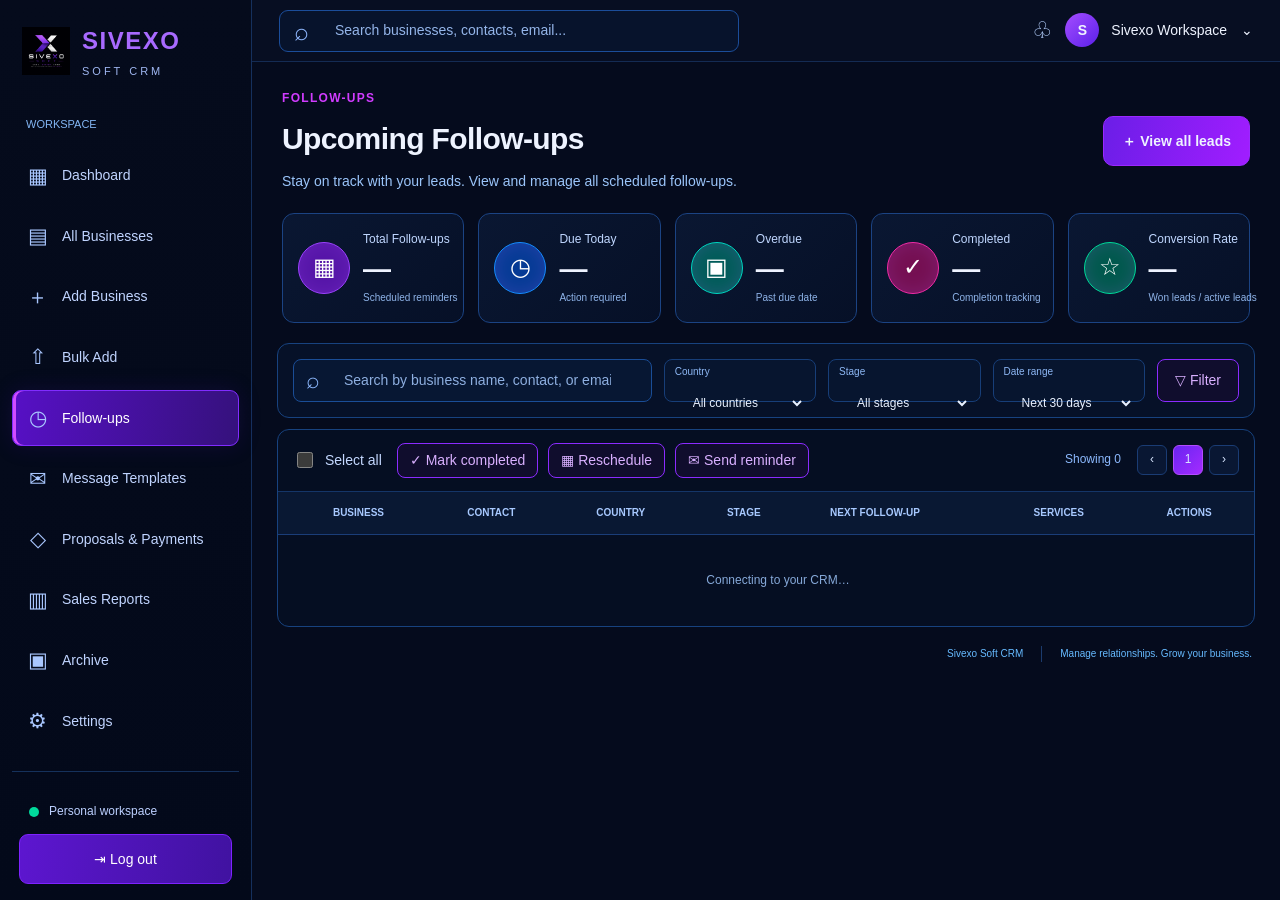
<file: follow-ups.html>
<!DOCTYPE html>
<html lang="en">
<head>
  <meta charset="UTF-8">
  <meta name="viewport" content="width=device-width, initial-scale=1.0">
  <meta name="theme-color" content="#050b1d">
  <title>Follow-ups | Sivexo Soft CRM</title>
  <link rel="stylesheet" href="assets/css/style.css">
  <link rel="stylesheet" href="assets/css/follow-ups.css">
  <script type="module" src="assets/js/follow-ups.js"></script>
</head>
<body class="followups-page">

  <aside class="fu-sidebar">
    <a class="fu-brand" href="dashboard.html">
      <img src="assets/images/logo.png" alt="Sivexo Soft logo">
      <span><strong>SIVEXO</strong><small>SOFT CRM</small></span>
    </a>

    <p class="nav-label">WORKSPACE</p>
    <nav class="fu-nav">
      <a href="dashboard.html"><span>▦</span>Dashboard</a>
      <a href="businesses.html"><span>▤</span>All Businesses</a>
      <a href="add-business.html"><span>＋</span>Add Business</a>
      <a href="bulk-add.html"><span>⇧</span>Bulk Add</a>
      <a class="active" href="follow-ups.html"><span>◷</span>Follow-ups</a>
      <a href="messages.html"><span>✉</span>Message Templates</a>
      <a href="proposals.html"><span>◇</span>Proposals &amp; Payments</a>
      <a href="reports.html"><span>▥</span>Sales Reports</a>
      <a href="archive.html"><span>▣</span>Archive</a>
      <a href="settings.html"><span>⚙</span>Settings</a>
    </nav>

    <div class="fu-sidebar-bottom">
      <p><span class="status-dot"></span> Personal workspace</p>
      <button id="logoutButton" class="logout-btn" type="button">⇥ Log out</button>
    </div>
  </aside>

  <main class="fu-main">
    <header class="fu-topbar">
      <label class="global-search">
        <span>⌕</span>
        <input id="globalSearch" type="search"
          placeholder="Search businesses, contacts, email...">
      </label>
      <div class="fu-profile">
        <span class="notification-icon">♧</span>
        <span class="profile-avatar">S</span>
        <span>Sivexo Workspace　⌄</span>
      </div>
    </header>

    <div class="fu-content">
      <section class="fu-heading">
        <div>
          <p class="eyebrow">FOLLOW-UPS</p>
          <h1>Upcoming Follow-ups</h1>
          <p class="muted">Stay on track with your leads. View and manage all scheduled follow-ups.</p>
        </div>
        <a class="primary-button" href="businesses.html">＋ View all leads</a>
      </section>

      <div id="followUpsMessage" class="fu-message" role="status"></div>

      <section class="fu-stats">
        <article class="fu-stat purple">
          <div class="stat-icon">▦</div>
          <div><span>Total Follow-ups</span><strong id="totalFollowUps">—</strong><small>Scheduled reminders</small></div>
        </article>
        <article class="fu-stat blue">
          <div class="stat-icon">◷</div>
          <div><span>Due Today</span><strong id="dueToday">—</strong><small>Action required</small></div>
        </article>
        <article class="fu-stat teal">
          <div class="stat-icon">▣</div>
          <div><span>Overdue</span><strong id="overdueCount">—</strong><small>Past due date</small></div>
        </article>
        <article class="fu-stat pink">
          <div class="stat-icon">✓</div>
          <div><span>Completed</span><strong id="completedCount">—</strong><small>Completion tracking</small></div>
        </article>
        <article class="fu-stat green">
          <div class="stat-icon">☆</div>
          <div><span>Conversion Rate</span><strong id="conversionRate">—</strong><small>Won leads / active leads</small></div>
        </article>
      </section>

      <section class="fu-filters">
        <label class="fu-search">
          <span>⌕</span>
          <input id="followUpSearch" type="search"
            placeholder="Search by business name, contact, or email...">
        </label>

        <label class="fu-select">Country
          <select id="countryFilter"><option value="">All countries</option></select>
        </label>

        <label class="fu-select">Stage
          <select id="stageFilter">
            <option value="">All stages</option>
            <option value="new">New Lead</option>
            <option value="first_message_sent">First Message Sent</option>
            <option value="follow_up">Follow-up</option>
            <option value="call_done">Call Done</option>
            <option value="interested">Interested</option>
            <option value="not_interested">Not Interested</option>
            <option value="future_opportunity">Future Opportunity</option>
            <option value="proposal_sent">Proposal Sent</option>
            <option value="won">Won</option>
            <option value="lost">Lost</option>
          </select>
        </label>

        <label class="fu-select">Date range
          <select id="dateFilter">
            <option value="30">Next 30 days</option>
            <option value="7">Next 7 days</option>
            <option value="today">Today</option>
            <option value="overdue">Overdue</option>
            <option value="all">All dates</option>
          </select>
        </label>

        <button id="applyFilters" class="filter-button" type="button">▽ Filter</button>
      </section>

      <section class="fu-table-panel">
        <div class="fu-toolbar">
          <label class="select-all"><input id="selectAll" type="checkbox"> Select all</label>
          <button id="markCompleted" class="tool-button" type="button">✓ Mark completed</button>
          <button id="rescheduleSelected" class="tool-button" type="button">▦ Reschedule</button>
          <button id="sendReminder" class="tool-button" type="button">✉ Send reminder</button>

          <div class="pagination">
            <span id="showingCount">Showing 0</span>
            <button id="prevPage" type="button">‹</button>
            <button id="currentPage" class="page-active" type="button">1</button>
            <button id="nextPage" type="button">›</button>
          </div>
        </div>

        <div class="table-scroll">
          <table class="fu-table">
            <thead>
              <tr>
                <th></th>
                <th>Business</th>
                <th>Contact</th>
                <th>Country</th>
                <th>Stage</th>
                <th>Next Follow-up</th>
                <th>Services</th>
                <th>Actions</th>
              </tr>
            </thead>
            <tbody id="followUpsTable">
              <tr><td colspan="8" class="empty-state">Connecting to your CRM…</td></tr>
            </tbody>
          </table>
        </div>
      </section>

      <footer class="fu-footer">
        <span>Sivexo Soft CRM</span>
        <span>Manage relationships. Grow your business.</span>
      </footer>
    </div>
  </main>
</body>
</html>
</file>
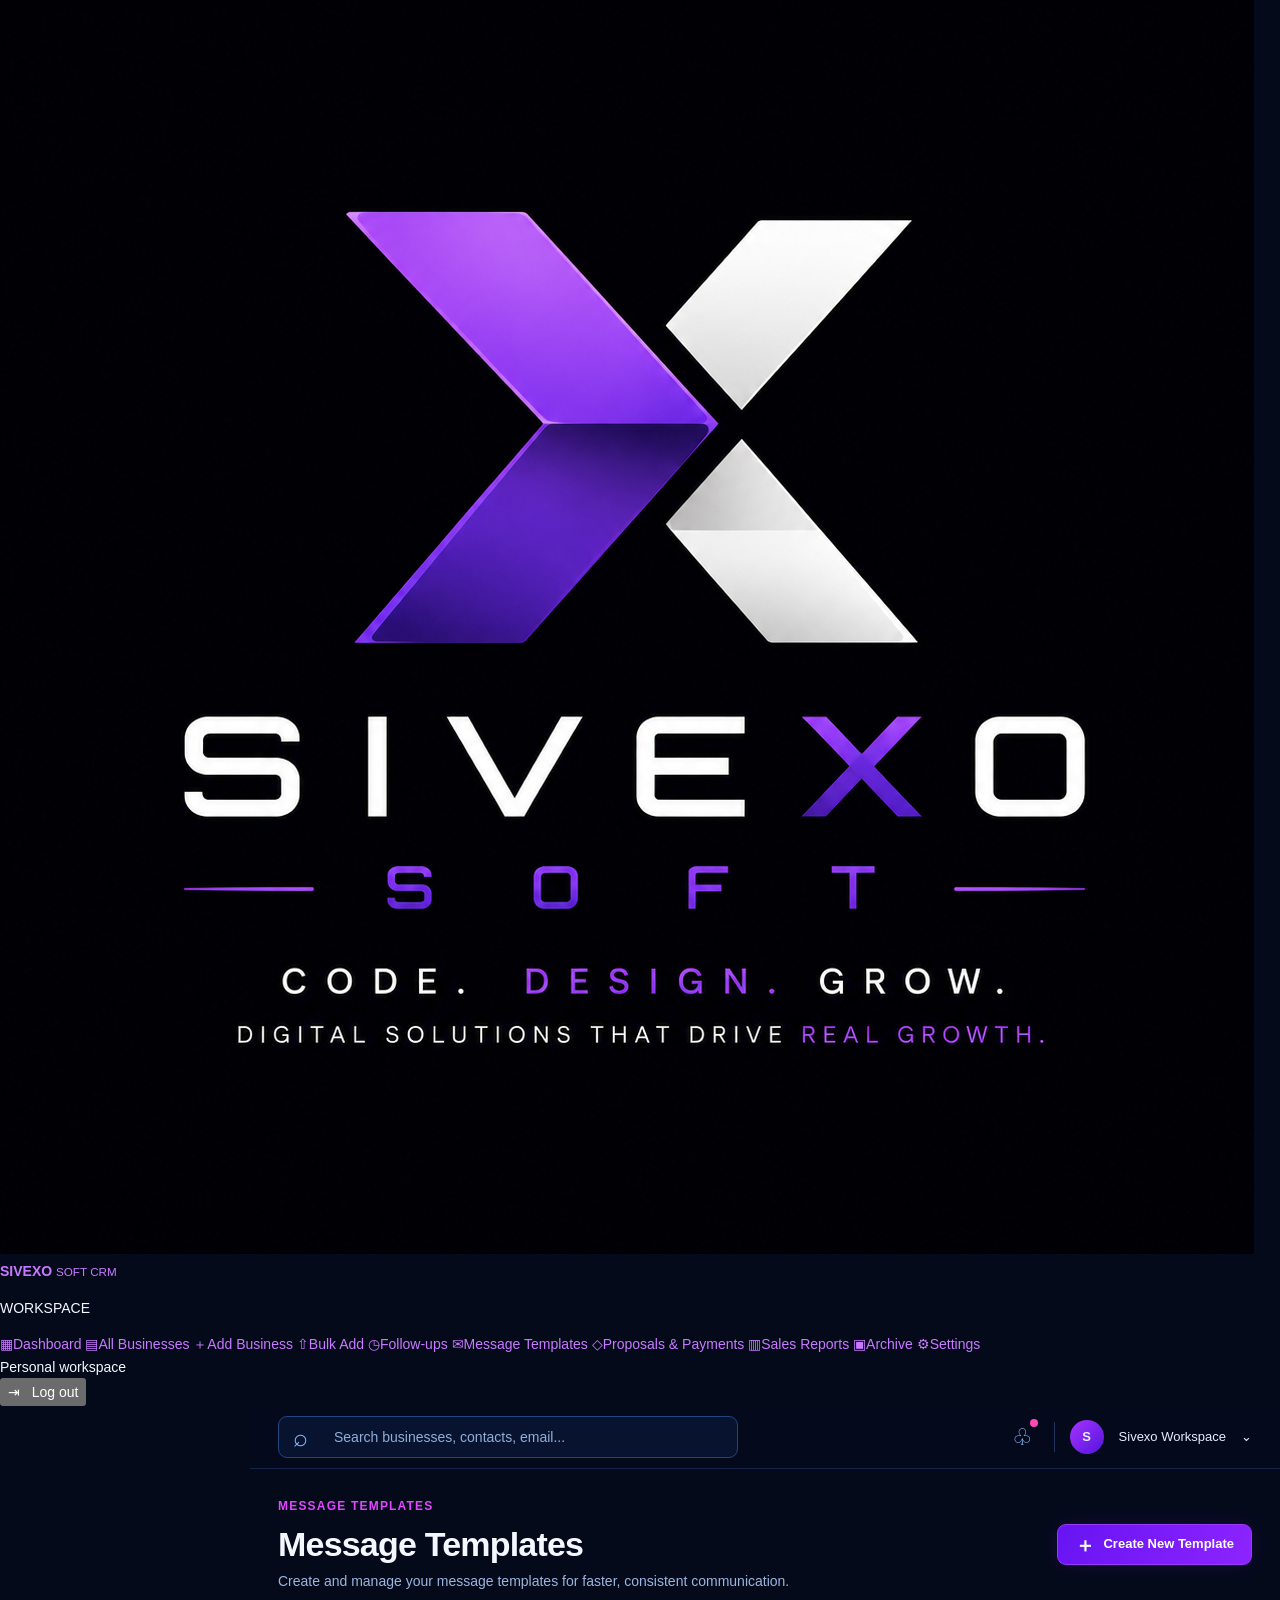
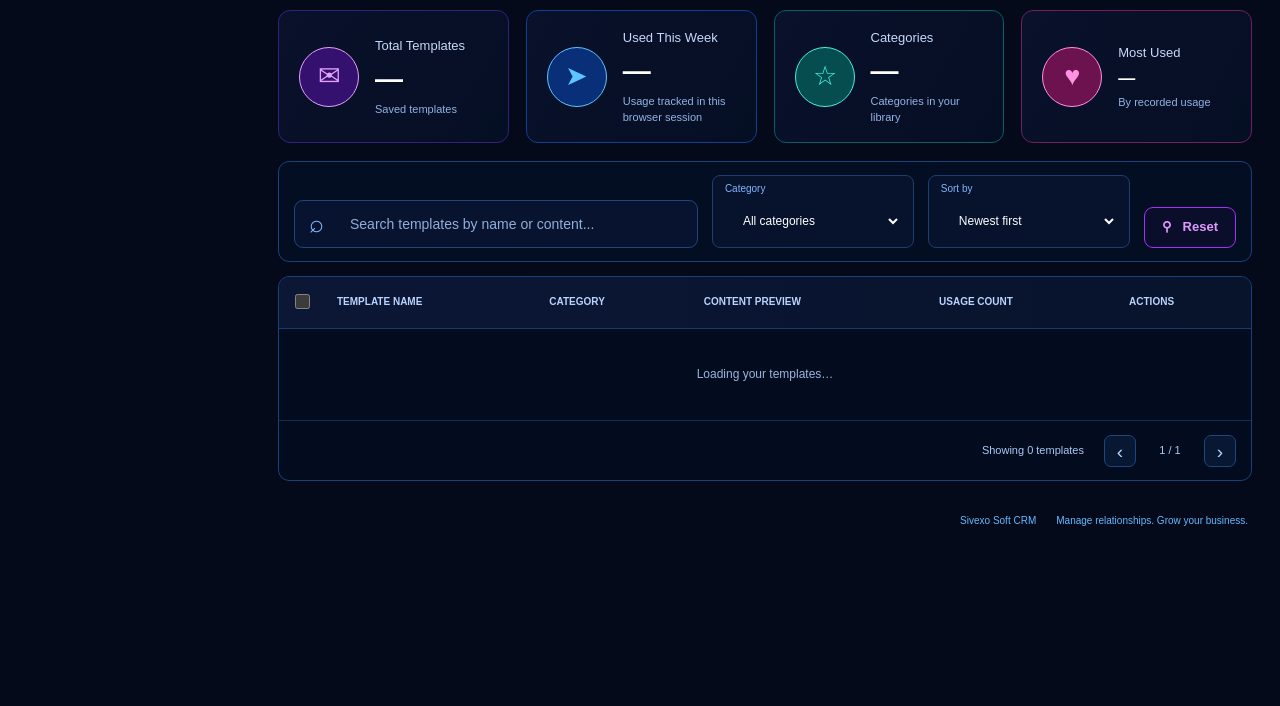
<file: messages.html>
<!DOCTYPE html>
<html lang="en">
<head>
  <meta charset="UTF-8">
  <meta name="viewport" content="width=device-width, initial-scale=1.0">
  <meta name="theme-color" content="#080a18">
  <title>Message Templates | Sivexo Soft CRM</title>

  <link rel="stylesheet" href="assets/css/style.css">
  <link rel="stylesheet" href="assets/css/messages.css">

  <script type="module" src="assets/js/messages.js"></script>
</head>
<body class="crm-page">

  <aside class="sidebar">
    <a class="sidebar-brand" href="dashboard.html">
      <img src="assets/images/logo.png" alt="Sivexo Soft logo">
      <span class="brand-text">
        <strong>SIVEXO</strong>
        <small>SOFT CRM</small>
      </span>
    </a>

    <p class="nav-label">WORKSPACE</p>

    <nav class="sidebar-nav" aria-label="Main navigation">
      <a class="nav-link" href="dashboard.html"><span class="nav-icon">▦</span><span>Dashboard</span></a>
      <a class="nav-link" href="businesses.html"><span class="nav-icon">▤</span><span>All Businesses</span></a>
      <a class="nav-link" href="add-business.html"><span class="nav-icon">＋</span><span>Add Business</span></a>
      <a class="nav-link" href="bulk-add.html"><span class="nav-icon">⇧</span><span>Bulk Add</span></a>
      <a class="nav-link" href="follow-ups.html"><span class="nav-icon">◷</span><span>Follow-ups</span></a>
      <a class="nav-link active" href="messages.html"><span class="nav-icon">✉</span><span>Message Templates</span></a>
      <a class="nav-link" href="proposals.html"><span class="nav-icon">◇</span><span>Proposals &amp; Payments</span></a>
      <a class="nav-link" href="reports.html"><span class="nav-icon">▥</span><span>Sales Reports</span></a>
      <a class="nav-link" href="archive.html"><span class="nav-icon">▣</span><span>Archive</span></a>
      <a class="nav-link" href="settings.html"><span class="nav-icon">⚙</span><span>Settings</span></a>
    </nav>

    <div class="sidebar-bottom">
      <div class="workspace-info">
        <span class="status-dot"></span>
        <span>Personal workspace</span>
      </div>
      <button id="logoutButton" class="logout-btn" type="button">⇥ &nbsp; Log out</button>
    </div>
  </aside>

  <main class="main-content">
    <header class="topbar">
      <label class="global-search">
        <span class="search-icon">⌕</span>
        <input id="globalSearch" type="search"
          placeholder="Search businesses, contacts, email..."
          aria-label="Search businesses">
      </label>

      <div class="topbar-actions">
        <button class="notification-button" type="button" aria-label="Notifications">♧
          <span class="notification-dot"></span>
        </button>
        <div class="topbar-divider"></div>
        <div class="user-profile">
          <div class="avatar">S</div>
          <span>Sivexo Workspace</span>
          <span class="profile-chevron">⌄</span>
        </div>
      </div>
    </header>

    <div class="messages-content">
      <section class="page-header">
        <div>
          <p class="eyebrow">MESSAGE TEMPLATES</p>
          <h1>Message Templates</h1>
          <p class="page-subtitle">Create and manage your message templates for faster, consistent communication.</p>
        </div>
        <button class="primary-button" id="createTemplateButton" type="button">
          <span>＋</span> Create New Template
        </button>
      </section>

      <div id="pageMessage" class="page-message" role="status" aria-live="polite"></div>

      <section class="template-stats">
        <article class="template-stat stat-purple">
          <div class="stat-icon">✉</div>
          <div><span>Total Templates</span><strong id="totalTemplates">—</strong><small>Saved templates</small></div>
        </article>
        <article class="template-stat stat-blue">
          <div class="stat-icon">➤</div>
          <div><span>Used This Week</span><strong id="usedThisWeek">—</strong><small>Usage tracked in this browser session</small></div>
        </article>
        <article class="template-stat stat-teal">
          <div class="stat-icon">☆</div>
          <div><span>Categories</span><strong id="categoryCount">—</strong><small>Categories in your library</small></div>
        </article>
        <article class="template-stat stat-pink">
          <div class="stat-icon">♥</div>
          <div><span>Most Used</span><strong class="most-used" id="mostUsed">—</strong><small>By recorded usage</small></div>
        </article>
      </section>

      <section class="filter-panel">
        <label class="template-search">
          <span>⌕</span>
          <input id="templateSearch" type="search" placeholder="Search templates by name or content...">
        </label>

        <label class="filter-select">
          <span>Category</span>
          <select id="categoryFilter">
            <option value="">All categories</option>
          </select>
        </label>

        <label class="filter-select">
          <span>Sort by</span>
          <select id="sortFilter">
            <option value="newest">Newest first</option>
            <option value="oldest">Oldest first</option>
            <option value="name">Name A–Z</option>
            <option value="usage">Most used</option>
          </select>
        </label>

        <button id="clearFiltersButton" class="outline-button" type="button">⚲ &nbsp; Reset</button>
      </section>

      <section class="templates-panel">
        <div class="table-wrap">
          <table class="templates-table">
            <thead>
              <tr>
                <th class="check-column"><input id="selectAllTemplates" type="checkbox" aria-label="Select all templates"></th>
                <th>TEMPLATE NAME</th>
                <th>CATEGORY</th>
                <th>CONTENT PREVIEW</th>
                <th>USAGE COUNT</th>
                <th>ACTIONS</th>
              </tr>
            </thead>
            <tbody id="templatesTable">
              <tr><td colspan="6" class="empty-state">Loading your templates…</td></tr>
            </tbody>
          </table>
        </div>

        <div class="table-footer">
          <span id="resultsCount">Showing 0 templates</span>
          <div class="pagination">
            <button id="previousPage" type="button" aria-label="Previous page">‹</button>
            <span id="pageIndicator">1 / 1</span>
            <button id="nextPage" type="button" aria-label="Next page">›</button>
          </div>
        </div>
      </section>

      <footer class="messages-footer">
        <span>Sivexo Soft CRM</span>
        <span>Manage relationships. Grow your business.</span>
      </footer>
    </div>
  </main>

  <dialog id="templateDialog" class="template-dialog">
    <form id="templateForm">
      <div class="dialog-heading">
        <div>
          <p class="eyebrow">TEMPLATE LIBRARY</p>
          <h2 id="dialogTitle">Create New Template</h2>
        </div>
        <button id="closeDialogButton" class="dialog-close" type="button" aria-label="Close">×</button>
      </div>

      <input id="templateId" type="hidden">

      <label class="field-label" for="templateName">Template name</label>
      <input class="form-input" id="templateName" maxlength="100" required
        placeholder="e.g. First Contact">

      <label class="field-label" for="templateCategory">Category</label>
      <input class="form-input" id="templateCategory" list="categorySuggestions"
        maxlength="60" required placeholder="e.g. Cold Outreach">
      <datalist id="categorySuggestions">
        <option value="Cold Outreach"></option>
        <option value="Follow-up"></option>
        <option value="Call"></option>
        <option value="Engagement"></option>
        <option value="Proposal"></option>
        <option value="Closing"></option>
        <option value="Marketing"></option>
      </datalist>

      <label class="field-label" for="templateDescription">Short description</label>
      <input class="form-input" id="templateDescription" maxlength="160"
        placeholder="What is this template used for?">

      <label class="field-label" for="templateBody">Message content</label>
      <textarea class="form-input template-textarea" id="templateBody" required
        maxlength="10000" rows="8"
        placeholder="Hi {name},&#10;&#10;I wanted to reach out about..."></textarea>

      <p class="variable-help">Personalization placeholders you can use: <code>{name}</code>, <code>{business}</code>, <code>{email}</code>, <code>{country}</code>.</p>

      <div class="dialog-actions">
        <button id="cancelTemplateButton" class="outline-button" type="button">Cancel</button>
        <button class="primary-button" type="submit" id="saveTemplateButton">Save Template</button>
      </div>
    </form>
  </dialog>

  <dialog id="sendDialog" class="template-dialog">
    <form id="sendForm">
      <div class="dialog-heading">
        <div>
          <p class="eyebrow">USE TEMPLATE</p>
          <h2>Prepare a Message</h2>
        </div>
        <button id="closeSendDialogButton" class="dialog-close" type="button" aria-label="Close">×</button>
      </div>

      <input id="sendTemplateId" type="hidden">
      <label class="field-label" for="sendLead">Choose a lead</label>
      <select class="form-input" id="sendLead" required>
        <option value="">Loading leads…</option>
      </select>

      <label class="field-label" for="preparedMessage">Message preview</label>
      <textarea class="form-input template-textarea" id="preparedMessage" rows="8" required></textarea>

      <p class="variable-help">Review the message before copying it. This page does not automatically send emails.</p>

      <div class="dialog-actions">
        <button id="cancelSendButton" class="outline-button" type="button">Cancel</button>
        <button class="primary-button" type="submit">Copy Message</button>
      </div>
    </form>
  </dialog>

</body>
</html>
</file>
<file: assets/css/style.css>
:root {
  color-scheme: dark;
  --bg: #08070c;
  --surface: #100e17;
  --surface-2: #181421;
  --border: #292333;
  --purple: #982cff;
  --purple-light: #c879ff;
  --text: #f7f5fa;
  --muted: #a49bad;
  --success: #43d9a3;
  --danger: #ff6b83;
  --radius: 14px;
  --shadow: 0 24px 80px #0008;
}

* {
  box-sizing: border-box;
}

body {
  margin: 0;
  background: var(--bg);
  color: var(--text);
  font-family: Inter, Arial, sans-serif;
  font-size: 14px;
  line-height: 1.6;
}

button,
input,
select,
textarea {
  font: inherit;
}

button {
  cursor: pointer;
}

a {
  color: var(--purple-light);
  text-decoration: none;
}

.auth-page {
  min-height: 100vh;
  background:
    radial-gradient(ellipse at 15% 25%, #56118c26, transparent 45%),
    var(--bg);
}

.login-layout {
  width: min(1100px, 92%);
  min-height: 100vh;
  margin: auto;
  display: grid;
  grid-template-columns: 1fr 420px;
  align-items: center;
  gap: 80px;
  padding: 48px 0;
}

.login-brand {
  max-width: 570px;
}

.login-logo {
  display: block;
  width: min(100%, 360px);
  height: auto;
  margin-bottom: 38px;
  object-fit: contain;
}

.eyebrow {
  color: var(--purple-light);
  font-size: 11px;
  font-weight: 800;
  letter-spacing: 2px;
}

.login-brand h1 {
  margin: 18px 0;
  font-size: clamp(36px, 5vw, 56px);
  line-height: 1.12;
  letter-spacing: -2px;
}

.muted {
  color: var(--muted);
}

.login-brand > .muted {
  max-width: 420px;
  font-size: 15px;
}

.brand-caption {
  margin-top: 48px;
  color: var(--purple-light);
  font-size: 12px;
  font-weight: 800;
  letter-spacing: 5px;
}

.login-card {
  padding: 34px;
  background: linear-gradient(145deg, #171320, #0e0c13);
  border: 1px solid var(--border);
  border-radius: 22px;
  box-shadow: var(--shadow);
}

.login-card h2 {
  margin: 10px 0 4px;
  font-size: 25px;
  letter-spacing: -0.7px;
}

.login-card form {
  margin-top: 28px;
}

.login-card label,
.field label {
  display: block;
  margin: 18px 0 8px;
  color: #e8e2ef;
  font-size: 12px;
  font-weight: 700;
}

input,
select,
textarea {
  width: 100%;
  min-width: 0;
  padding: 12px 14px;
  color: var(--text);
  background: #0b0910;
  border: 1px solid var(--border);
  border-radius: 9px;
  outline: none;
}

input:focus,
select:focus,
textarea:focus {
  border-color: var(--purple);
  box-shadow: 0 0 0 3px #982cff20;
}

input::placeholder,
textarea::placeholder {
  color: #71687c;
}

.btn {
  display: inline-flex;
  align-items: center;
  justify-content: center;
  gap: 10px;
  padding: 11px 16px;
  border: 1px solid var(--border);
  border-radius: 9px;
  color: var(--text);
  background: var(--surface-2);
  font-weight: 700;
}

.btn-primary {
  color: white;
  background: linear-gradient(100deg, #7920db, #ad43ff);
  border-color: transparent;
}

.btn-primary:hover {
  filter: brightness(1.12);
}

.full-width {
  width: 100%;
  margin-top: 24px;
}

.form-message {
  min-height: 22px;
  color: var(--purple-light);
  font-size: 12px;
}

.form-message.error {
  color: var(--danger);
}

.auth-footer {
  padding-top: 18px;
  margin-top: 20px;
  border-top: 1px solid var(--border);
  color: var(--muted);
  text-align: center;
  font-size: 11px;
}

.mobile-logo {
  display: none;
}

@media (max-width: 800px) {
  .login-layout {
    grid-template-columns: 1fr;
    gap: 24px;
    max-width: 460px;
  }

  .login-brand {
    display: none;
  }

  .mobile-logo {
    display: block;
    margin-bottom: 24px;
  }

  .mobile-logo img {
    width: 180px;
    max-width: 100%;
  }

  .login-card {
    padding: 26px;
  }
}
</file>
<file: assets/css/add-business.css>
/* Sivexo Soft CRM — Add Business page */
:root {
  --ab-bg: #050b1e;
  --ab-panel: rgba(5, 15, 39, 0.88);
  --ab-panel-light: #0a1634;
  --ab-border: #183b80;
  --ab-text: #f4f6ff;
  --ab-muted: #a5c5ff;
  --ab-purple: #8b2cff;
  --ab-pink: #e83bff;
}

* { box-sizing: border-box; }

body.crm-page {
  margin: 0;
  min-height: 100vh;
  background: var(--ab-bg);
  color: var(--ab-text);
  font-family: Inter, "Segoe UI", Arial, sans-serif;
}

.sidebar {
  position: fixed;
  inset: 0 auto 0 0;
  z-index: 20;
  display: flex;
  flex-direction: column;
  width: 252px;
  padding: 20px 11px;
  background: linear-gradient(180deg, #03091a, #03091b 75%, #020716);
  border-right: 1px solid #172c58;
  overflow-y: auto;
}

.sidebar-brand {
  display: flex;
  align-items: center;
  gap: 12px;
  min-height: 61px;
  margin: 0 12px 25px;
  color: inherit;
  text-decoration: none;
}

.sidebar-brand img { width: 48px; height: 52px; object-fit: contain; }
.brand-text { display: flex; flex-direction: column; gap: 1px; letter-spacing: 2px; }
.brand-text strong { color: #a77aff; font-size: 24px; line-height: 1; }
.brand-text small { color: #a5bfff; font-size: 11px; letter-spacing: 3px; }

.nav-label {
  margin: 11px 14px 12px;
  color: #8daeff;
  font-size: 11px;
  letter-spacing: .7px;
}

.sidebar-nav { display: grid; gap: 5px; }

.nav-link {
  display: flex;
  align-items: center;
  gap: 15px;
  min-height: 46px;
  padding: 0 15px;
  color: #bfd0ff;
  border: 1px solid transparent;
  border-radius: 10px;
  text-decoration: none;
  font-size: 13px;
  transition: background .18s ease, color .18s ease;
}

.nav-icon { width: 16px; color: #9bb8ff; font-size: 21px; text-align: center; }
.nav-link:hover { background: #101c40; color: #fff; }
.nav-link.active {
  color: #fff;
  background: linear-gradient(100deg, #5810c5, #321078);
  border-color: #8b35ff;
  box-shadow: inset 3px 0 #d84bff;
}

.sidebar-bottom { margin-top: auto; padding: 17px 13px 0; border-top: 1px solid #172c58; }
.workspace-info { display: flex; align-items: center; gap: 11px; color: #c3d2ff; font-size: 12px; margin-bottom: 17px; }
.status-dot { width: 11px; height: 11px; border-radius: 50%; background: #18d5ac; }
.logout-btn {
  width: 100%; min-height: 48px; border: 1px solid #7134e6; border-radius: 10px;
  background: linear-gradient(100deg, #6014ce, #4015a0); color: white;
  font: inherit; font-size: 14px; cursor: pointer;
}
.logout-btn:hover, .primary-button:hover { filter: brightness(1.13); }

.main-content { min-height: 100vh; margin-left: 252px; }
.topbar {
  position: sticky; top: 0; z-index: 10;
  display: flex; align-items: center; justify-content: space-between; gap: 20px;
  min-height: 63px; padding: 10px 30px;
  background: rgba(4, 10, 29, .94); border-bottom: 1px solid #182a53;
  backdrop-filter: blur(15px);
}
.global-search {
  display: flex; align-items: center; gap: 12px; width: min(460px, 55%);
  min-height: 40px; padding: 0 13px; border: 1px solid #25447f;
  border-radius: 10px; background: #07122d;
}
.search-icon { color: #9dbaff; font-size: 25px; line-height: 1; }
.global-search input { width: 100%; min-width: 0; border: 0; outline: 0; background: transparent; color: white; font: inherit; font-size: 13px; }
.global-search input::placeholder { color: #8caeea; }
.topbar-actions { display: flex; align-items: center; gap: 18px; color: #e8edff; font-size: 12px; }
.notification-button { position: relative; border: 0; background: none; color: #a9c4ff; font-size: 23px; cursor: pointer; }
.notification-dot { position: absolute; top: 2px; right: 1px; width: 8px; height: 8px; background: #f044b8; border-radius: 50%; }
.topbar-divider { height: 26px; border-left: 1px solid #20345e; }
.user-profile { display: flex; align-items: center; gap: 10px; white-space: nowrap; }
.avatar { display: grid; place-items: center; width: 34px; height: 34px; border-radius: 50%; background: linear-gradient(135deg, #a13dff, #4d23e8); color: white; font-weight: 700; font-size: 17px; }
.profile-chevron { color: #a8c1ff; }

.add-content { max-width: 1600px; padding: 27px 30px 20px; margin: 0 auto; }
.page-header { margin-bottom: 18px; }
.eyebrow { margin: 0 0 8px; color: #d43bff; font-weight: 750; font-size: 12px; letter-spacing: 1.3px; }
.page-header h1 { margin: 0; color: #f8f9ff; font-size: clamp(27px, 3vw, 36px); letter-spacing: -.8px; }
.page-subtitle { margin: 7px 0 0; color: #a9caff; font-size: 15px; }

.form-layout { display: grid; grid-template-columns: minmax(0, 1.55fr) minmax(300px, .9fr); align-items: start; gap: 23px; }
.form-main-column, .form-side-column { display: grid; align-content: start; gap: 16px; min-width: 0; }
.form-panel {
  min-width: 0; padding: 17px 18px 16px;
  border: 1px solid #17418c; border-radius: 13px;
  background: linear-gradient(145deg, rgba(5, 16, 42, .97), rgba(3, 11, 29, .96));
  box-shadow: inset 0 1px rgba(95, 141, 255, .035);
}
.form-panel-heading { display: flex; align-items: center; gap: 11px; padding-bottom: 11px; margin-bottom: 13px; border-bottom: 1px solid #1a315f; }
.form-panel-heading h2 { margin: 0; font-size: 15px; font-weight: 650; }
.section-icon { color: #bb5bff; font-size: 23px; line-height: 1; }
.person-icon { color: #b44fff; }
.form-grid { display: grid; grid-template-columns: repeat(2, minmax(0, 1fr)); gap: 17px 19px; }
.field { display: flex; flex-direction: column; gap: 7px; min-width: 0; color: #d9e5ff; font-size: 13px; }
.field > span:first-child, .field legend { color: #dce7ff; }
.field b, .service-fieldset b { color: #ff71c8; }
.field input, .field select, .field textarea {
  width: 100%; min-width: 0; border: 1px solid #24509a; border-radius: 9px;
  padding: 11px 13px; background: linear-gradient(110deg, #071633, #08122b);
  color: #f3f6ff; outline: none; font: inherit; font-size: 13px;
  transition: border-color .18s, box-shadow .18s;
}
.field input, .field select { min-height: 40px; }
.field textarea { resize: vertical; min-height: 58px; line-height: 1.5; }
.field input::placeholder, .field textarea::placeholder { color: #86a9e4; opacity: 1; }
.field select { color-scheme: dark; cursor: pointer; }
.field input:focus, .field select:focus, .field textarea:focus {
  border-color: #a64cff; box-shadow: 0 0 0 3px rgba(147, 55, 255, .13);
}
.field-full { grid-column: 1 / -1; }
.field-hint { margin: 9px 0 0; color: #7f9fd8; font-size: 11px; line-height: 1.5; }
.service-fieldset { border: 0; padding: 0; margin: 0; }
.service-fieldset legend { padding: 0; margin-bottom: 11px; font-size: 13px; }
.service-options { display: grid; grid-template-columns: repeat(2, minmax(0, 1fr)); gap: 8px; }
.service-option { position: relative; display: flex; align-items: center; gap: 8px; min-height: 36px; padding: 7px 9px; border: 1px solid #203d76; border-radius: 8px; background: #08152f; color: #bfd2ff; font-size: 12px; cursor: pointer; }
.service-option:has(input:checked) { border-color: #8d39ff; background: rgba(95, 30, 180, .23); color: white; }
.service-option input, .quick-check input { accent-color: #a33bff; }
.service-option input { margin: 0; }
.character-count { align-self: flex-end; color: #85a8e7; font-size: 11px; margin-top: -4px; }
.followup-field { margin-top: 15px; }
.archive-toggle { display: flex; align-items: center; gap: 11px; margin-top: 17px; cursor: pointer; }
.archive-toggle > input { position: absolute; opacity: 0; width: 1px; height: 1px; }
.toggle-track { position: relative; flex: 0 0 40px; height: 22px; border-radius: 99px; background: #29436e; transition: background .2s; }
.toggle-track::after { content: ""; position: absolute; top: 3px; left: 3px; width: 16px; height: 16px; border-radius: 50%; background: #c8d9ff; transition: transform .2s; }
.archive-toggle input:checked + .toggle-track { background: #8d30ee; }
.archive-toggle input:checked + .toggle-track::after { transform: translateX(18px); background: white; }
.archive-toggle input:focus-visible + .toggle-track { outline: 2px solid #d08cff; outline-offset: 3px; }
.archive-toggle strong, .archive-toggle small, .quick-check strong, .quick-check small { display: block; }
.archive-toggle strong, .quick-check strong { color: #dce7ff; font-size: 12px; font-weight: 500; }
.archive-toggle small, .quick-check small { margin-top: 5px; color: #8eafea; font-size: 11px; }
.quick-check { display: flex; align-items: flex-start; gap: 10px; margin: 3px 0 17px; cursor: pointer; }
.quick-check input { width: 18px; height: 18px; margin: 1px 0 0; }
.summary-list { display: grid; gap: 11px; margin: 0; }
.summary-list > div { display: grid; grid-template-columns: 94px minmax(0, 1fr); gap: 10px; align-items: start; font-size: 12px; }
.summary-list dt { color: #9fbeff; }
.summary-list dd { margin: 0; color: #e6edff; overflow-wrap: anywhere; text-align: right; }
.stage-badge { display: inline-block; max-width: 100%; padding: 4px 11px; border: 1px solid #a33cff; border-radius: 99px; background: rgba(121, 32, 216, .3); color: #fff; white-space: normal; }
.form-actions { display: flex; flex-wrap: wrap; gap: 15px; margin-top: 22px; }
.primary-button, .secondary-button {
  display: inline-flex; align-items: center; justify-content: center; gap: 10px;
  min-height: 49px; padding: 0 23px; border-radius: 10px; color: #fff;
  text-decoration: none; font: inherit; font-size: 13px; cursor: pointer;
}
.primary-button {
  border: 1px solid #b74aff; background: linear-gradient(105deg, #6714db, #8e25f3);
  box-shadow: 0 0 19px rgba(143, 41, 255, .22);
}
.save-button { min-width: 230px; }
.save-button span { font-size: 23px; }
.primary-button:disabled { opacity: .65; cursor: wait; }
.secondary-button { min-width: 200px; border: 1px solid #6330c9; background: #070f27; color: #b9d0ff; }
.secondary-button:hover { background: #101b3a; }
.form-message { display: none; margin: 0 0 16px; padding: 12px 14px; border-radius: 9px; font-size: 13px; line-height: 1.5; }
.form-message.show { display: block; }
.form-message.error { color: #ffb1c1; border: 1px solid #77304b; background: #241021; }
.form-message.success { color: #80f2d0; border: 1px solid #176b60; background: #062522; }
.dashboard-footer { display: flex; justify-content: space-between; gap: 15px; padding: 24px 2px 6px; color: #6582b6; font-size: 11px; }
.visually-hidden { position: absolute; width: 1px; height: 1px; padding: 0; margin: -1px; overflow: hidden; clip: rect(0,0,0,0); white-space: nowrap; border: 0; }

@media (max-width: 1180px) {
  .sidebar { width: 220px; }
  .main-content { margin-left: 220px; }
  .add-content { padding: 24px 20px; }
  .form-layout { grid-template-columns: minmax(0, 1.2fr) minmax(270px, .8fr); gap: 14px; }
  .form-panel { padding: 15px; }
  .topbar { padding-inline: 20px; }
}
@media (max-width: 900px) {
  .sidebar { position: static; width: 100%; height: auto; padding: 10px 14px; }
  .sidebar-brand { margin: 0 6px 10px; }
  .sidebar-nav { display: flex; gap: 6px; overflow-x: auto; padding-bottom: 8px; }
  .nav-label, .sidebar-bottom { display: none; }
  .nav-link { flex: 0 0 auto; min-height: 38px; padding: 0 12px; }
  .main-content { margin-left: 0; }
  .topbar { position: static; }
  .form-layout { grid-template-columns: 1fr; }
  .form-side-column { grid-template-columns: repeat(2, minmax(0, 1fr)); align-items: start; }
  .summary-panel { grid-column: 1 / -1; }
}
@media (max-width: 600px) {
  .topbar { padding: 12px; gap: 10px; }
  .global-search { width: 100%; }
  .topbar-actions { gap: 8px; }
  .user-profile > span:not(.profile-chevron), .topbar-divider { display: none; }
  .add-content { padding: 22px 12px; }
  .page-header h1 { font-size: 28px; }
  .form-side-column { grid-template-columns: 1fr; }
  .summary-panel { grid-column: auto; }
  .form-grid { grid-template-columns: 1fr; gap: 14px; }
  .field-full { grid-column: auto; }
  .service-options { grid-template-columns: 1fr; }
  .form-actions { display: grid; grid-template-columns: 1fr; }
  .primary-button, .secondary-button { width: 100%; }
  .dashboard-footer { flex-direction: column; }
}
</file>
<file: assets/css/bulk-add.css>
/* Sivexo Soft CRM — Bulk Add */
:root {
  --bulk-bg: #040a1b;
  --bulk-panel: #06112a;
  --bulk-panel-2: #081632;
  --bulk-border: #16428c;
  --bulk-text: #f5f7ff;
  --bulk-muted: #9fc4ff;
  --bulk-purple: #8b2cff;
  --bulk-pink: #db42ff;
}

* { box-sizing: border-box; }

body.crm-page {
  margin: 0;
  min-height: 100vh;
  background: var(--bulk-bg);
  color: var(--bulk-text);
  font-family: Inter, "Segoe UI", Arial, sans-serif;
}

.sidebar {
  position: fixed;
  inset: 0 auto 0 0;
  z-index: 20;
  display: flex;
  flex-direction: column;
  width: 252px;
  padding: 18px 12px;
  background: linear-gradient(180deg, #03091b, #020817);
  border-right: 1px solid #17336c;
  overflow-y: auto;
}

.sidebar-brand {
  display: flex;
  align-items: center;
  gap: 12px;
  min-height: 61px;
  margin: 0 12px 24px;
  text-decoration: none;
  color: inherit;
}
.sidebar-brand img { width: 48px; height: 52px; object-fit: contain; }
.brand-text { display: flex; flex-direction: column; gap: 2px; letter-spacing: 2px; }
.brand-text strong { color: #a979ff; font-size: 24px; line-height: 1; }
.brand-text small { color: #a5bfff; font-size: 11px; letter-spacing: 3px; }

.nav-label { margin: 10px 14px 12px; color: #8eafff; font-size: 11px; }
.sidebar-nav { display: grid; gap: 5px; }
.nav-link {
  display: flex; align-items: center; gap: 15px; min-height: 44px;
  padding: 0 14px; border: 1px solid transparent; border-radius: 9px;
  color: #bed0ff; text-decoration: none; font-size: 13px;
}
.nav-icon { width: 17px; color: #9ab8ff; font-size: 21px; text-align: center; }
.nav-link:hover { background: #101c40; color: white; }
.nav-link.active {
  color: white; background: linear-gradient(100deg, #5b12ca, #351077);
  border-color: #8c37ff; box-shadow: inset 3px 0 #d64aff;
}
.sidebar-bottom { margin-top: auto; padding: 17px 8px 0; border-top: 1px solid #18315e; }
.workspace-info { display: flex; align-items: center; gap: 10px; margin-bottom: 17px; color: #c0d1ff; font-size: 12px; }
.status-dot { width: 11px; height: 11px; flex: 0 0 11px; border-radius: 50%; background: #14d6a5; }
.logout-btn {
  width: 100%; min-height: 47px; border: 1px solid #7430e8; border-radius: 10px;
  background: linear-gradient(100deg, #6115cf, #40139c); color: white;
  font: inherit; font-size: 13px; cursor: pointer;
}

.main-content { min-height: 100vh; margin-left: 252px; }
.topbar {
  position: sticky; top: 0; z-index: 10;
  display: flex; justify-content: space-between; align-items: center; gap: 18px;
  min-height: 62px; padding: 10px 25px;
  border-bottom: 1px solid #172e5d; background: rgba(4, 10, 29, .95);
  backdrop-filter: blur(14px);
}
.global-search {
  display: flex; align-items: center; gap: 12px; width: min(460px, 60%);
  min-height: 40px; padding: 0 12px; border: 1px solid #234787;
  border-radius: 9px; background: #07132e;
}
.search-icon { color: #a6c3ff; font-size: 24px; }
.global-search input { width: 100%; min-width: 0; border: 0; outline: 0; background: transparent; color: white; font: inherit; font-size: 13px; }
.global-search input::placeholder { color: #8eafea; }
.topbar-actions { display: flex; align-items: center; gap: 17px; color: #e7edff; font-size: 12px; }
.notification-button { position: relative; border: 0; background: none; color: #a8c4ff; font-size: 22px; cursor: pointer; }
.notification-dot { position: absolute; top: 2px; right: 1px; width: 8px; height: 8px; border-radius: 50%; background: #ed45b9; }
.topbar-divider { height: 26px; border-left: 1px solid #20345e; }
.user-profile { display: flex; align-items: center; gap: 10px; white-space: nowrap; }
.avatar { display: grid; place-items: center; width: 34px; height: 34px; border-radius: 50%; background: linear-gradient(135deg, #a13dff, #4d23e8); color: white; font-weight: 700; }
.profile-chevron { color: #a8c1ff; }

.bulk-content { width: 100%; max-width: 1700px; padding: 25px 30px 16px; margin: 0 auto; }
.page-header { margin-bottom: 17px; }
.eyebrow { margin: 0 0 7px; color: #df43ff; font-size: 12px; font-weight: 750; letter-spacing: 1px; }
.page-header h1 { margin: 0; color: #f7f8ff; font-size: clamp(27px, 2.7vw, 34px); letter-spacing: -.7px; }
.page-subtitle { margin: 7px 0 0; color: #9fc4ff; font-size: 14px; line-height: 1.6; }

.bulk-layout { display: grid; grid-template-columns: minmax(0, .92fr) minmax(0, 1fr); gap: 19px; align-items: start; }
.upload-panel, .help-panel, .validation-panel {
  min-width: 0; border: 1px solid var(--bulk-border); border-radius: 12px;
  background: linear-gradient(145deg, rgba(5, 17, 43, .98), rgba(3, 11, 29, .98));
}
.upload-panel { overflow: hidden; }
.panel-heading { display: flex; align-items: center; gap: 11px; margin-bottom: 14px; }
.panel-heading h2 { margin: 0; font-size: 15px; font-weight: 650; }
.heading-icon { color: #c15bff; font-size: 23px; line-height: 1; }
.upload-panel > .panel-heading { padding: 20px 19px 0; }
.drop-zone {
  display: flex; flex-direction: column; align-items: center; justify-content: center;
  min-height: 240px; margin: 0 19px; padding: 20px 12px;
  border: 1px dashed #2385ff; border-radius: 9px; background: rgba(3, 14, 36, .5);
  text-align: center; cursor: pointer; transition: background .2s, border-color .2s;
}
.drop-zone:hover, .drop-zone.drag-over { background: rgba(30, 53, 113, .35); border-color: #bd57ff; }
.upload-cloud { color: #7850ff; font-size: 53px; line-height: 1.1; }
.drop-zone h3 { margin: 10px 0 5px; font-size: 15px; font-weight: 600; }
.drop-zone p { margin: 0 0 12px; color: #a6c8ff; font-size: 13px; }
.drop-zone small { color: #9fc4ff; font-size: 11px; }
.outline-button {
  margin-top: 18px; min-height: 39px; padding: 0 17px; border: 1px solid #9c37ff;
  border-radius: 8px; background: #08132e; color: #d59aff; font: inherit; font-size: 12px; cursor: pointer;
}
.file-info { display: flex; align-items: center; gap: 12px; margin: 12px 19px 0; padding: 12px; border: 1px solid #24569c; border-radius: 9px; background: #08152f; }
.file-info[hidden], .validation-panel[hidden] { display: none; }
.file-icon { color: #a35aff; font-size: 25px; }
.file-details { display: grid; gap: 4px; min-width: 0; flex: 1; }
.file-details strong { overflow-wrap: anywhere; font-size: 12px; }
.file-details small { color: #9fc4ff; font-size: 11px; }
.icon-button { border: 0; background: none; color: #ff8eb6; font-size: 24px; cursor: pointer; }

.requirements { padding: 20px 20px 17px; }
.requirements h3 { display: flex; align-items: center; gap: 10px; margin: 0 0 13px; font-size: 13px; }
.requirements ul { display: grid; gap: 8px; padding: 0; margin: 0 0 15px; list-style: none; }
.requirements li { position: relative; padding-left: 24px; color: #b8d4ff; font-size: 12px; line-height: 1.55; }
.requirements li::before { content: "✓"; position: absolute; left: 0; color: #00e5a0; font-size: 16px; font-weight: 800; }
.requirements strong { color: #e7f0ff; font-weight: 650; }
.text-link { padding: 0; border: 0; background: none; color: #c96bff; text-decoration: underline; font: inherit; font-size: 12px; cursor: pointer; }

.import-options { padding: 17px 19px 18px; border-top: 1px solid #193762; }
.import-options .panel-heading { margin-bottom: 15px; }
.options-grid { display: grid; grid-template-columns: repeat(2, minmax(0, 1fr)); gap: 15px; }
.field { display: flex; flex-direction: column; gap: 8px; min-width: 0; color: #b8d3ff; font-size: 12px; }
.field select {
  width: 100%; min-height: 39px; padding: 0 10px; border: 1px solid #20509c;
  border-radius: 8px; background: #071630; color: #eff4ff; font: inherit; font-size: 12px;
}
.field select:focus { outline: 2px solid rgba(164, 70, 255, .4); border-color: #a446ff; }
.field select option { background: #08132c; color: white; }
.archive-option { display: flex; align-items: center; gap: 10px; margin-top: 17px; color: #d5e4ff; font-size: 12px; cursor: pointer; }
.archive-option input { accent-color: #9a3dff; width: 17px; height: 17px; }
.archive-option small { color: #9bbcf1; }

.import-actions { display: flex; flex-wrap: wrap; gap: 10px; padding: 0 0 0; margin-top: 16px; }
.primary-button, .secondary-button {
  display: inline-flex; justify-content: center; align-items: center; gap: 9px;
  min-height: 45px; padding: 0 20px; border-radius: 9px;
  color: white; font: inherit; font-size: 13px; cursor: pointer;
}
.primary-button {
  min-width: 205px; border: 1px solid #b748ff;
  background: linear-gradient(105deg, #7b17e8, #9c26fa);
  box-shadow: 0 0 16px rgba(144, 39, 255, .2);
}
.primary-button span { font-size: 20px; }
.primary-button:disabled { opacity: .45; cursor: not-allowed; box-shadow: none; }
.secondary-button { min-width: 140px; border: 1px solid #5b39d8; background: #07132d; color: #a9c4ff; }
.primary-button:not(:disabled):hover, .outline-button:hover { filter: brightness(1.15); }
.secondary-button:hover { background: #101f42; }

.help-column { display: grid; gap: 12px; min-width: 0; }
.help-panel { padding: 15px 17px; }
.help-panel .panel-heading { margin-bottom: 12px; }
.panel-description { margin: -4px 0 11px; color: #8fb4ef; font-size: 11px; }
.preview-wrap, .validation-wrap { width: 100%; overflow-x: auto; border: 1px solid #173c7a; border-radius: 8px; }
.preview-table, .validation-table { width: 100%; border-collapse: collapse; text-align: left; }
.preview-table { table-layout: fixed; }
.preview-table th, .preview-table td, .validation-table th, .validation-table td {
  padding: 9px 7px; border-right: 1px solid #173565; border-bottom: 1px solid #173565;
  color: #b9d4ff; font-size: 10px; line-height: 1.5; overflow-wrap: anywhere; vertical-align: top;
}
.preview-table th { background: #091a3b; color: #e0ebff; font-weight: 600; }
.preview-table tr:last-child td, .validation-table tr:last-child td { border-bottom: 0; }
.preview-table th:last-child, .preview-table td:last-child { border-right: 0; }
.preview-summary { margin: 9px 0 0; color: #8baee8; font-size: 11px; }
.service-tags { display: flex; flex-wrap: wrap; gap: 8px; }
.service-tags span { padding: 6px 12px; border: 1px solid #5427c6; border-radius: 99px; background: rgba(73, 23, 151, .2); color: #d2a0ff; font-size: 11px; }
.stage-legend { display: grid; grid-template-columns: 1fr 1fr; gap: 10px 15px; }
.stage-legend > span { display: flex; align-items: center; gap: 9px; color: #b8d3ff; font-size: 11px; }
.dot { width: 11px; height: 11px; flex: 0 0 11px; border-radius: 50%; }
.dot.purple { background: #a347ff; } .dot.red { background: #ff426b; }
.dot.blue { background: #438dff; } .dot.teal { background: #28c9c2; }
.dot.orange { background: #ff9b32; } .dot.cyan { background: #04c9ef; }
.dot.amber { background: #ffb03a; } .dot.green { background: #05d78a; }
.dot.pink { background: #f02ea7; } .dot.gray { background: #9298a8; }
.help-tip p { margin: 0 0 10px; color: #9fc4ff; font-size: 11px; line-height: 1.7; }
.help-tip a { color: #d278ff; font-size: 11px; }

.form-message { display: none; margin: 0 0 15px; padding: 12px 14px; border-radius: 9px; font-size: 12px; line-height: 1.6; }
.form-message.show { display: block; }
.form-message.error { color: #ffb5c4; border: 1px solid #74324b; background: #241020; }
.form-message.success { color: #7af2cd; border: 1px solid #176a5b; background: #062521; }
.form-message.info { color: #b8d4ff; border: 1px solid #23549a; background: #081631; }

.validation-panel { margin-top: 20px; padding: 17px; }
.validation-stats { display: flex; flex-wrap: wrap; gap: 12px; margin-bottom: 14px; }
.validation-stats span { padding: 8px 11px; border: 1px solid #23447d; border-radius: 7px; background: #07152f; color: #a9c7ff; font-size: 12px; }
.validation-stats strong { color: white; }
.validation-table th { background: #0a1a3a; }
.validation-table td { font-size: 12px; }
.status-ready { color: #39e7b0 !important; }
.status-error { color: #ff7e9b !important; }
.status-duplicate { color: #ffc16e !important; }
.dashboard-footer { display: flex; justify-content: space-between; gap: 15px; padding: 22px 2px 5px; color: #6e8cbd; font-size: 11px; }

@media (max-width: 1200px) {
  .sidebar { width: 220px; }
  .main-content { margin-left: 220px; }
  .bulk-content { padding: 22px 18px; }
  .bulk-layout { grid-template-columns: minmax(0, 1fr); }
  .help-column { grid-template-columns: repeat(2, minmax(0, 1fr)); }
  .preview-panel { grid-column: 1 / -1; }
}
@media (max-width: 850px) {
  .sidebar { position: static; width: 100%; height: auto; padding: 10px 14px; }
  .sidebar-brand { margin: 0 6px 10px; }
  .sidebar-nav { display: flex; gap: 6px; overflow-x: auto; padding-bottom: 8px; }
  .nav-label, .sidebar-bottom { display: none; }
  .nav-link { flex: 0 0 auto; min-height: 38px; padding: 0 12px; }
  .main-content { margin-left: 0; }
  .topbar { position: static; }
}
@media (max-width: 580px) {
  .topbar { padding: 10px 12px; }
  .global-search { width: 100%; }
  .topbar-actions { gap: 8px; }
  .topbar-divider, .user-profile > span:not(.profile-chevron) { display: none; }
  .bulk-content { padding: 20px 12px; }
  .page-header h1 { font-size: 27px; }
  .help-column { grid-template-columns: 1fr; }
  .preview-panel { grid-column: auto; }
  .options-grid { grid-template-columns: 1fr; }
  .drop-zone { min-height: 220px; margin-inline: 12px; }
  .requirements { padding-inline: 13px; }
  .import-options { padding-inline: 13px; }
  .upload-panel > .panel-heading { padding-inline: 13px; }
  .import-actions { display: grid; grid-template-columns: 1fr; }
  .primary-button, .secondary-button { width: 100%; }
  .stage-legend { gap: 10px; }
  .dashboard-footer { flex-direction: column; }
}
</file>
<file: assets/css/businesses.css>
/* =========================================================
   SIVEXO SOFT CRM — ALL BUSINESSES
   ========================================================= */

:root {
  --biz-bg: #070b1c;
  --biz-panel: #0b1126;
  --biz-panel-light: #101831;
  --biz-border: #20365f;
  --biz-text: #f4f6ff;
  --biz-muted: #9cb2e5;
  --biz-purple: #8b2cff;
  --biz-purple-light: #bd4dff;
  --biz-blue: #2785ff;
  --biz-teal: #12cbb6;
  --biz-pink: #f02aa9;
  --biz-green: #16d5b0;
  --biz-orange: #ff9b38;
}

html {
  min-height: 100%;
  background: var(--biz-bg);
  color-scheme: dark;
}

body.businesses-page {
  margin: 0;
  min-height: 100vh;
  color: var(--biz-text);
  background:
    radial-gradient(ellipse at 70% -20%, rgba(92, 47, 180, .2), transparent 55%),
    var(--biz-bg);
  font-family: Inter, "Segoe UI", Arial, sans-serif;
  font-size: 14px;
}

.businesses-page *,
.businesses-page *::before,
.businesses-page *::after {
  box-sizing: border-box;
}

.businesses-page a {
  color: inherit;
  text-decoration: none;
}

.businesses-page button,
.businesses-page input,
.businesses-page select,
.businesses-page textarea {
  font: inherit;
}

.businesses-page button,
.businesses-page a,
.businesses-page select {
  -webkit-tap-highlight-color: transparent;
}

.businesses-page button {
  transition: background .18s, border-color .18s, color .18s, transform .18s;
}

/* SIDEBAR */

.businesses-page .sidebar {
  position: fixed;
  inset: 0 auto 0 0;
  z-index: 20;
  display: flex;
  flex-direction: column;
  width: 248px;
  min-height: 100vh;
  padding: 18px 11px 16px;
  overflow-y: auto;
  background: linear-gradient(180deg, #090e21, #070b19);
  border-right: 1px solid #1b2b50;
}

.businesses-page .sidebar-brand {
  display: flex;
  align-items: center;
  gap: 12px;
  min-height: 62px;
  margin: 0 8px 22px;
}

.businesses-page .sidebar-brand img {
  width: 48px;
  height: 48px;
  flex: 0 0 48px;
  object-fit: contain;
}

.businesses-page .brand-text {
  display: flex;
  flex-direction: column;
  gap: 1px;
  letter-spacing: 2px;
}

.businesses-page .brand-text strong {
  color: #a77aff;
  font-size: 24px;
  line-height: 1.1;
  font-weight: 800;
}

.businesses-page .brand-text small {
  color: #a7b9e9;
  font-size: 11px;
  letter-spacing: 3px;
}

.businesses-page .nav-label {
  margin: 4px 14px 12px;
  color: #94ace3;
  font-size: 11px;
  letter-spacing: .6px;
}

.businesses-page .sidebar-nav {
  display: flex;
  flex-direction: column;
  gap: 5px;
}

.businesses-page .nav-link {
  display: flex;
  align-items: center;
  gap: 14px;
  min-height: 46px;
  padding: 0 14px;
  color: #b8c9f4;
  font-size: 13px;
  border: 1px solid transparent;
  border-radius: 10px;
  transition: background .18s, border-color .18s, color .18s;
}

.businesses-page .nav-link:hover {
  color: #fff;
  background: rgba(112, 58, 230, .13);
}

.businesses-page .nav-link.active {
  color: #fff;
  background: linear-gradient(100deg, #4d13b8, #29115f);
  border-color: #6f27ed;
  box-shadow: inset 3px 0 #d44bff;
}

.businesses-page .nav-icon {
  display: inline-flex;
  align-items: center;
  justify-content: center;
  width: 17px;
  color: #a9baff;
  font-size: 21px;
  line-height: 1;
}

.businesses-page .nav-link.active .nav-icon {
  color: #fff;
}

.businesses-page .sidebar-bottom {
  display: flex;
  flex-direction: column;
  gap: 17px;
  margin-top: auto;
  padding: 22px 13px 0;
  border-top: 1px solid #1b2b50;
}

.businesses-page .workspace-info {
  display: flex;
  align-items: center;
  gap: 10px;
  color: #bdcbef;
  font-size: 12px;
}

.businesses-page .status-dot {
  width: 11px;
  height: 11px;
  flex: 0 0 11px;
  border-radius: 50%;
  background: #27d4b1;
  box-shadow: 0 0 12px rgba(39, 212, 177, .2);
}

.businesses-page .logout-btn {
  display: flex;
  align-items: center;
  justify-content: center;
  gap: 10px;
  width: 100%;
  min-height: 46px;
  color: #fff;
  cursor: pointer;
  background: linear-gradient(100deg, #5513c4, #36117d);
  border: 1px solid #6727e7;
  border-radius: 9px;
}

.businesses-page .logout-btn:hover {
  filter: brightness(1.15);
}

/* MAIN LAYOUT AND TOP BAR */

.businesses-page .main-content {
  min-width: 0;
  min-height: 100vh;
  margin-left: 248px;
}

.businesses-page .topbar {
  position: sticky;
  top: 0;
  z-index: 15;
  display: flex;
  align-items: center;
  justify-content: space-between;
  gap: 20px;
  min-height: 62px;
  padding: 10px 30px;
  background: rgba(7, 11, 28, .94);
  border-bottom: 1px solid #1b2b50;
  backdrop-filter: blur(16px);
}

.businesses-page .global-search {
  display: flex;
  align-items: center;
  gap: 12px;
  width: min(460px, 58%);
  height: 40px;
  padding: 0 13px;
  background: linear-gradient(100deg, #0c1531, #0b1128);
  border: 1px solid #29447f;
  border-radius: 10px;
}

.businesses-page .search-icon {
  color: #9eb9ff;
  font-size: 26px;
  line-height: 1;
}

.businesses-page .global-search input,
.businesses-page .business-search input {
  width: 100%;
  min-width: 0;
  color: #f3f6ff;
  outline: none;
  background: transparent;
  border: 0;
}

.businesses-page input::placeholder {
  color: #9bb2e8;
  opacity: 1;
}

.businesses-page .topbar-actions {
  display: flex;
  align-items: center;
  gap: 20px;
}

.businesses-page .notification-button {
  position: relative;
  width: 32px;
  height: 35px;
  color: #a9c0ff;
  font-size: 24px;
  cursor: pointer;
  background: transparent;
  border: 0;
}

.businesses-page .notification-dot {
  position: absolute;
  top: 3px;
  right: 2px;
  width: 8px;
  height: 8px;
  background: #fa4ba9;
  border-radius: 50%;
}

.businesses-page .topbar-divider {
  width: 1px;
  height: 28px;
  background: #26345b;
}

.businesses-page .user-profile {
  display: flex;
  align-items: center;
  gap: 10px;
  color: #e7edff;
  white-space: nowrap;
  font-size: 12px;
}

.businesses-page .avatar {
  display: flex;
  align-items: center;
  justify-content: center;
  width: 34px;
  height: 34px;
  color: white;
  font-size: 16px;
  font-weight: 700;
  background: linear-gradient(135deg, #a644ff, #5014d5);
  border-radius: 50%;
}

.businesses-page .profile-chevron {
  color: #a7b9e7;
  font-size: 17px;
}

.businesses-page .businesses-content {
  width: 100%;
  max-width: 1800px;
  margin: 0 auto;
  padding: 25px 30px 20px;
}

/* PAGE HEADING */

.businesses-page .page-header {
  display: flex;
  align-items: center;
  justify-content: space-between;
  gap: 20px;
  margin-bottom: 20px;
}

.businesses-page .eyebrow {
  margin: 0 0 8px;
  color: #c34dff;
  font-size: 12px;
  font-weight: 800;
  letter-spacing: 1px;
}

.businesses-page .page-header h1 {
  margin: 0 0 4px;
  color: #f7f8ff;
  font-size: clamp(27px, 2.3vw, 35px);
  font-weight: 750;
  letter-spacing: -.8px;
}

.businesses-page .page-subtitle {
  margin: 0;
  color: #9fb9ef;
  font-size: 14px;
  line-height: 1.6;
}

.businesses-page .primary-button {
  display: inline-flex;
  align-items: center;
  justify-content: center;
  gap: 9px;
  min-height: 47px;
  padding: 0 20px;
  color: #fff;
  white-space: nowrap;
  background: linear-gradient(110deg, #6719dd, #972dff);
  border: 1px solid #8b32f5;
  border-radius: 11px;
  box-shadow: 0 5px 22px rgba(100, 35, 224, .16);
}

.businesses-page .primary-button:hover {
  filter: brightness(1.14);
  transform: translateY(-1px);
}

.businesses-page .primary-button span {
  font-size: 23px;
  line-height: 1;
}

/* STAT CARDS */

.businesses-page .business-stats {
  display: grid;
  grid-template-columns: repeat(5, minmax(0, 1fr));
  gap: 17px;
  margin-bottom: 22px;
}

.businesses-page .business-stat {
  display: flex;
  align-items: center;
  gap: 14px;
  min-width: 0;
  min-height: 108px;
  padding: 13px 15px;
  background: linear-gradient(125deg, rgba(15, 22, 48, .97), rgba(8, 15, 33, .97));
  border: 1px solid var(--biz-border);
  border-radius: 13px;
  box-shadow: 0 8px 24px rgba(0, 0, 0, .08);
}

.businesses-page .business-stat-icon {
  display: flex;
  align-items: center;
  justify-content: center;
  width: 56px;
  height: 56px;
  flex: 0 0 56px;
  color: #fff;
  font-size: 27px;
  font-weight: 700;
  border-radius: 50%;
}

.businesses-page .stat-purple {
  border-color: #40217c;
}
.businesses-page .stat-purple .business-stat-icon {
  background: linear-gradient(140deg, #6318c9, #351077);
}

.businesses-page .stat-blue {
  border-color: #163d86;
}
.businesses-page .stat-blue .business-stat-icon {
  background: linear-gradient(140deg, #0756d9, #082b85);
}

.businesses-page .stat-teal {
  border-color: #155a64;
}
.businesses-page .stat-teal .business-stat-icon {
  background: linear-gradient(140deg, #087b80, #07504e);
}

.businesses-page .stat-pink {
  border-color: #4b195c;
}
.businesses-page .stat-pink .business-stat-icon {
  background: linear-gradient(140deg, #bb168e, #67105e);
}

.businesses-page .stat-green {
  border-color: #155e61;
}
.businesses-page .stat-green .business-stat-icon {
  background: linear-gradient(140deg, #0eaa91, #075c59);
}

.businesses-page .business-stat-info {
  display: flex;
  flex-direction: column;
  min-width: 0;
  gap: 5px;
}

.businesses-page .business-stat-info > span {
  color: #dce5ff;
  font-size: 13px;
}

.businesses-page .business-stat-info strong {
  color: #f9faff;
  font-size: 29px;
  font-weight: 700;
  line-height: 1;
}

.businesses-page .business-stat-info small {
  color: #9bb3e9;
  font-size: 11px;
  line-height: 1.4;
}

/* FILTER PANEL */

.businesses-page .filter-panel {
  display: grid;
  grid-template-columns: minmax(220px, 2.3fr) repeat(3, minmax(125px, .9fr)) auto;
  align-items: center;
  gap: 13px;
  margin-bottom: 10px;
  padding: 14px;
  background: rgba(7, 14, 33, .83);
  border: 1px solid #254078;
  border-radius: 13px;
}

.businesses-page .business-search {
  display: flex;
  align-items: center;
  gap: 11px;
  height: 43px;
  min-width: 0;
  padding: 0 12px;
  background: linear-gradient(100deg, #0c1734, #0b1229);
  border: 1px solid #29467f;
  border-radius: 9px;
}

.businesses-page .business-search > span {
  color: #9bbaff;
  font-size: 26px;
  line-height: 1;
}

.businesses-page .filter-control {
  display: flex;
  flex-direction: column;
  justify-content: center;
  gap: 2px;
  min-width: 0;
  height: 46px;
  padding: 3px 11px;
  background: #0b132b;
  border: 1px solid #203761;
  border-radius: 9px;
}

.businesses-page .filter-control > span {
  color: #91a8dc;
  font-size: 10px;
}

.businesses-page .filter-control select {
  width: 100%;
  min-width: 0;
  padding: 0;
  color: #e9efff;
  outline: none;
  background: transparent;
  border: 0;
  font-size: 12px;
}

.businesses-page .filter-control option,
.businesses-page .bulk-select option,
.businesses-page .rows-per-page option {
  color: #f4f6ff;
  background: #101831;
}

.businesses-page .outline-button {
  display: inline-flex;
  align-items: center;
  justify-content: center;
  gap: 8px;
  min-height: 43px;
  padding: 0 14px;
  color: #d6b8ff;
  cursor: pointer;
  background: rgba(104, 38, 201, .08);
  border: 1px solid #7832cb;
  border-radius: 9px;
}

.businesses-page .outline-button:hover {
  color: white;
  background: rgba(104, 38, 201, .23);
}

/* TABLE PANEL AND TOOLBAR */

.businesses-page .business-table-panel {
  overflow: hidden;
  background: linear-gradient(145deg, #0b1228, #080e20);
  border: 1px solid #254078;
  border-radius: 13px;
}

.businesses-page .table-toolbar {
  display: flex;
  align-items: center;
  flex-wrap: wrap;
  gap: 11px;
  padding: 13px 16px;
  background: rgba(11, 19, 41, .95);
  border-bottom: 1px solid #1b2c51;
}

.businesses-page .select-all-label {
  display: inline-flex;
  align-items: center;
  gap: 8px;
  margin-right: 3px;
  color: #b6c7ee;
  white-space: nowrap;
  font-size: 12px;
}

.businesses-page input[type="checkbox"] {
  width: 15px;
  height: 15px;
  accent-color: #8b2cff;
  cursor: pointer;
}

.businesses-page .bulk-select {
  min-height: 35px;
  max-width: 205px;
  padding: 0 10px;
  color: #dfe7ff;
  background: #101a36;
  border: 1px solid #2b416f;
  border-radius: 8px;
  outline: none;
  font-size: 12px;
}

.businesses-page .toolbar-button {
  display: inline-flex;
  align-items: center;
  justify-content: center;
  gap: 7px;
  min-height: 35px;
  padding: 0 11px;
  color: #dbe5ff;
  white-space: nowrap;
  cursor: pointer;
  background: #101a36;
  border: 1px solid #2b416f;
  border-radius: 8px;
  font-size: 12px;
}

.businesses-page .toolbar-button:hover {
  color: #fff;
  background: #19264a;
  border-color: #526da8;
}

.businesses-page #applyBulkButton {
  display: none;
  color: #e7d5ff;
  background: #32165f;
  border-color: #7235b8;
}

.businesses-page .pagination-info {
  margin-left: auto;
  color: #9bb1e4;
  white-space: nowrap;
  font-size: 11px;
}

.businesses-page .pagination {
  display: flex;
  align-items: center;
  gap: 8px;
}

.businesses-page .pagination button {
  display: flex;
  align-items: center;
  justify-content: center;
  width: 30px;
  height: 30px;
  color: #e5ecff;
  cursor: pointer;
  background: #111b38;
  border: 1px solid #2b416f;
  border-radius: 7px;
  font-size: 20px;
}

.businesses-page .pagination button:hover:not(:disabled) {
  background: #34205d;
  border-color: #7842c6;
}

.businesses-page .pagination button:disabled {
  opacity: .4;
  cursor: not-allowed;
}

.businesses-page .page-number {
  color: #d8e3ff;
  white-space: nowrap;
  font-size: 11px;
}

/* BUSINESS TABLE */

.businesses-page .business-table-wrap {
  width: 100%;
  overflow-x: auto;
}

.businesses-page .business-table {
  width: 100%;
  min-width: 970px;
  border-collapse: collapse;
  text-align: left;
}

.businesses-page .business-table thead {
  background: #0b132b;
}

.businesses-page .business-table th {
  padding: 14px 12px;
  color: #8fa9e1;
  border-bottom: 1px solid #24385f;
  font-size: 10px;
  font-weight: 750;
  letter-spacing: .55px;
  white-space: nowrap;
}

.businesses-page .business-table td {
  padding: 14px 12px;
  color: #dbe5ff;
  border-bottom: 1px solid rgba(35, 54, 94, .65);
  font-size: 12px;
  vertical-align: middle;
}

.businesses-page .business-table tbody tr {
  transition: background .15s;
}

.businesses-page .business-table tbody tr:hover {
  background: rgba(70, 92, 157, .08);
}

.businesses-page .business-table tbody tr:last-child td {
  border-bottom: 0;
}

.businesses-page .checkbox-column {
  width: 38px;
  padding-left: 16px !important;
}

.businesses-page .business-cell {
  display: flex;
  align-items: center;
  gap: 10px;
  min-width: 180px;
}

.businesses-page .business-avatar {
  display: flex;
  align-items: center;
  justify-content: center;
  width: 38px;
  height: 38px;
  flex: 0 0 38px;
  color: #f3eaff;
  background: linear-gradient(135deg, #6723c8, #193b8b);
  border: 1px solid #6c46c5;
  border-radius: 11px;
  font-size: 15px;
  font-weight: 750;
  text-transform: uppercase;
}

.businesses-page .business-text {
  display: flex;
  flex-direction: column;
  gap: 5px;
  min-width: 0;
}

.businesses-page .business-name {
  max-width: 230px;
  overflow: hidden;
  color: #f0f3ff;
  font-size: 12px;
  font-weight: 700;
  text-overflow: ellipsis;
  white-space: nowrap;
}

.businesses-page .business-email {
  display: block;
  max-width: 220px;
  overflow: hidden;
  color: #8fa7dc;
  font-size: 10px;
  text-overflow: ellipsis;
  white-space: nowrap;
}

.businesses-page .country-cell {
  color: #b9caef;
  white-space: nowrap;
}

.businesses-page .service-badge {
  display: inline-flex;
  align-items: center;
  max-width: 155px;
  overflow: hidden;
  padding: 5px 8px;
  color: #d9c4ff;
  background: rgba(111, 47, 194, .17);
  border: 1px solid rgba(135, 76, 220, .35);
  border-radius: 6px;
  font-size: 10px;
  text-overflow: ellipsis;
  white-space: nowrap;
}

.businesses-page .stage-badge {
  display: inline-flex;
  align-items: center;
  justify-content: center;
  max-width: 145px;
  padding: 5px 8px;
  border: 1px solid transparent;
  border-radius: 6px;
  font-size: 10px;
  font-weight: 650;
  white-space: nowrap;
}

.businesses-page .stage-new {
  color: #cbdcff;
  background: rgba(55, 103, 198, .2);
  border-color: #345ba5;
}

.businesses-page .stage-first_message_sent {
  color: #c7e5ff;
  background: rgba(29, 115, 199, .2);
  border-color: #276cb5;
}

.businesses-page .stage-follow_up {
  color: #ffe6b9;
  background: rgba(207, 130, 26, .2);
  border-color: #a66b23;
}

.businesses-page .stage-call_done {
  color: #bafff1;
  background: rgba(13, 150, 129, .2);
  border-color: #148d7d;
}

.businesses-page .stage-interested {
  color: #ffe0b4;
  background: rgba(208, 121, 26, .2);
  border-color: #a76b28;
}

.businesses-page .stage-not_interested,
.businesses-page .stage-lost {
  color: #ffddeb;
  background: rgba(180, 35, 91, .3);
  border-color: #a92360;
}

.businesses-page .stage-future_opportunity {
  color: #f0dfff;
  background: rgba(132, 63, 200, .3);
  border-color: #7f3dc2;
}

.businesses-page .stage-proposal_sent {
  color: #c6fff4;
  background: rgba(12, 150, 129, .3);
  border-color: #0b9c88;
}

.businesses-page .stage-won {
  color: #b8fff0;
  background: rgba(10, 172, 139, .28);
  border-color: #0d9b84;
}

.businesses-page .business-actions {
  display: flex;
  align-items: center;
  gap: 9px;
  white-space: nowrap;
}

.businesses-page .view-button {
  display: inline-flex;
  align-items: center;
  justify-content: center;
  min-width: 63px;
  min-height: 29px;
  padding: 4px 10px;
  color: #e5b9ff;
  background: transparent;
  border: 1px solid #a333ff;
  border-radius: 7px;
  font-size: 11px;
  cursor: pointer;
}

.businesses-page .view-button:hover {
  color: #fff;
  background: rgba(143, 43, 255, .2);
}

.businesses-page .row-menu {
  display: inline-flex;
  align-items: center;
  justify-content: center;
  width: 28px;
  height: 30px;
  color: #b8ceff;
  background: transparent;
  border: 0;
  border-radius: 5px;
  cursor: pointer;
  font-size: 19px;
}

.businesses-page .row-menu:hover {
  background: #172344;
}

.businesses-page .table-empty {
  height: 100px;
  padding: 28px !important;
  color: #9fb3e5 !important;
  text-align: center;
}

/* TABLE FOOTER */

.businesses-page .table-footer {
  display: flex;
  align-items: center;
  justify-content: space-between;
  gap: 12px;
  padding: 13px 16px;
  color: #8fa7dc;
  background: #0a1126;
  border-top: 1px solid #1b2c51;
  font-size: 11px;
}

.businesses-page .rows-per-page {
  display: flex;
  align-items: center;
  gap: 8px;
  white-space: nowrap;
}

.businesses-page .rows-per-page select {
  padding: 5px 8px;
  color: #e6edff;
  outline: none;
  background: #111b39;
  border: 1px solid #293e70;
  border-radius: 6px;
}

.businesses-page .businesses-footer {
  display: flex;
  justify-content: space-between;
  gap: 12px;
  padding: 22px 2px 4px;
  color: #6e86bb;
  font-size: 11px;
}

/* STATUS MESSAGES */

.businesses-page .business-message {
  display: none;
  margin-bottom: 15px;
  padding: 11px 14px;
  color: #c7f8e9;
  background: rgba(18, 203, 182, .08);
  border: 1px solid rgba(18, 203, 182, .3);
  border-radius: 9px;
  line-height: 1.5;
}

.businesses-page .business-message.show {
  display: block;
}

.businesses-page .business-message.error {
  color: #ffc3d3;
  background: rgba(239, 54, 115, .08);
  border-color: rgba(239, 54, 115, .3);
}

.businesses-page .business-message.warning {
  color: #ffe2ae;
  background: rgba(255, 155, 56, .08);
  border-color: rgba(255, 155, 56, .3);
}

/* BUSINESS VIEW / EDIT MODAL */

.crm-modal-backdrop {
  position: fixed;
  inset: 0;
  z-index: 9998;
  display: grid;
  place-items: center;
  padding: 20px;
  background: rgba(2, 5, 18, .8);
  backdrop-filter: blur(8px);
}

.crm-modal-card {
  width: min(760px, 100%);
  max-height: min(88vh, 900px);
  overflow: auto;
  color: var(--biz-text);
  background: #0b1126;
  border: 1px solid #304574;
  border-radius: 18px;
  padding: 24px;
  box-shadow: 0 24px 90px rgba(0, 0, 0, .5);
}

.crm-modal-head {
  display: flex;
  align-items: flex-start;
  justify-content: space-between;
  gap: 16px;
  margin-bottom: 20px;
}

.crm-modal-title {
  margin: 0;
  color: #fff;
  font-size: 1.25rem;
  font-weight: 750;
}

.crm-modal-subtitle {
  margin-top: 6px;
  color: #9cb2e5;
  font-size: .88rem;
  line-height: 1.5;
}

.crm-modal-close {
  flex: 0 0 auto;
  min-width: 38px;
  height: 38px;
  color: #fff;
  cursor: pointer;
  background: #101831;
  border: 1px solid #304574;
  border-radius: 10px;
  font-size: 1.2rem;
}

.crm-modal-close:hover {
  background: #2b1b50;
  border-color: #8b2cff;
}

.crm-modal-grid {
  display: grid;
  grid-template-columns: repeat(2, minmax(0, 1fr));
  gap: 15px;
}

.crm-field {
  display: flex;
  flex-direction: column;
  gap: 7px;
  min-width: 0;
}

.crm-field.full {
  grid-column: 1 / -1;
}

.crm-field label {
  color: #a9bce7;
  font-size: .82rem;
  font-weight: 650;
}

.crm-field input,
.crm-field select,
.crm-field textarea {
  width: 100%;
  min-width: 0;
  padding: 11px 12px;
  color: #f4f6ff;
  background: #070b1c;
  border: 1px solid #263b65;
  border-radius: 10px;
  outline: none;
  font: inherit;
}

.crm-field input:focus,
.crm-field select:focus,
.crm-field textarea:focus {
  border-color: #8b2cff;
  box-shadow: 0 0 0 3px rgba(139, 44, 255, .15);
}

.crm-field textarea {
  min-height: 90px;
  resize: vertical;
  line-height: 1.5;
}

.crm-field input:disabled,
.crm-field select:disabled,
.crm-field textarea:disabled {
  opacity: .75;
  cursor: not-allowed;
}

.crm-service-options {
  display: grid;
  grid-template-columns: repeat(2, minmax(0, 1fr));
  gap: 10px;
}

.crm-service-option {
  display: flex;
  align-items: center;
  gap: 8px;
  padding: 10px;
  color: #dce5ff;
  border: 1px solid #263b65;
  border-radius: 10px;
  font-size: .88rem;
}

.crm-service-option:hover {
  border-color: #7540c4;
  background: rgba(139, 44, 255, .07);
}

.crm-service-option input {
  width: auto;
  accent-color: #8b2cff;
}

.crm-modal-actions {
  display: flex;
  flex-wrap: wrap;
  align-items: center;
  justify-content: flex-end;
  gap: 10px;
  margin-top: 22px;
}

.crm-modal-actions button {
  padding: 10px 15px;
  color: #eaf0ff;
  cursor: pointer;
  background: #101831;
  border: 1px solid #304574;
  border-radius: 10px;
  font: inherit;
  font-weight: 650;
}

.crm-modal-actions button:hover {
  filter: brightness(1.2);
}

.crm-modal-actions .primary {
  color: #fff;
  background: linear-gradient(100deg, #7626e8, #2c7cf6);
  border-color: transparent;
}

.crm-modal-actions .danger {
  color: #ffd9df;
  background: #3a1424;
  border-color: #8e344c;
}

.crm-modal-actions button:disabled {
  opacity: .55;
  cursor: wait;
}

.crm-detail-list {
  display: grid;
  grid-template-columns: repeat(2, minmax(0, 1fr));
  gap: 12px;
}

.crm-detail {
  min-width: 0;
  padding: 12px;
  border: 1px solid #263b65;
  border-radius: 10px;
  background: rgba(7, 11, 28, .6);
}

.crm-detail small {
  display: block;
  margin-bottom: 5px;
  color: #9cb2e5;
}

.crm-detail strong,
.crm-detail span {
  display: block;
  overflow-wrap: anywhere;
  white-space: pre-wrap;
  line-height: 1.5;
}

.crm-modal-note {
  margin: 12px 0 0;
  color: #9cb2e5;
  font-size: .85rem;
  line-height: 1.5;
}

/* KEYBOARD ACCESSIBILITY */

.businesses-page button:focus-visible,
.businesses-page a:focus-visible,
.businesses-page input:focus-visible,
.businesses-page select:focus-visible {
  outline: 2px solid #bd4dff;
  outline-offset: 3px;
}

/* RESPONSIVE — TABLET */

@media (max-width: 1350px) {
  .businesses-page .businesses-content {
    padding-right: 22px;
    padding-left: 22px;
  }

  .businesses-page .business-stats {
    gap: 10px;
  }

  .businesses-page .business-stat {
    gap: 10px;
    padding: 12px 10px;
  }

  .businesses-page .business-stat-icon {
    width: 45px;
    height: 45px;
    flex-basis: 45px;
    font-size: 22px;
  }

  .businesses-page .business-stat-info strong {
    font-size: 25px;
  }

  .businesses-page .filter-panel {
    grid-template-columns: minmax(180px, 2fr) repeat(3, minmax(110px, 1fr));
  }

  .businesses-page .filter-button {
    grid-column: 4;
    justify-self: end;
  }
}

@media (max-width: 1000px) {
  .businesses-page .sidebar {
    width: 210px;
  }

  .businesses-page .main-content {
    margin-left: 210px;
  }

  .businesses-page .business-stats {
    grid-template-columns: repeat(3, minmax(0, 1fr));
  }

  .businesses-page .filter-panel {
    grid-template-columns: repeat(2, minmax(0, 1fr));
  }

  .businesses-page .business-search {
    grid-column: 1 / -1;
  }

  .businesses-page .filter-button {
    grid-column: auto;
    justify-self: stretch;
  }

  .businesses-page .table-toolbar {
    gap: 8px;
  }

  .businesses-page .pagination-info {
    margin-left: 0;
  }
}

/* RESPONSIVE — MOBILE */

@media (max-width: 700px) {
  .businesses-page .sidebar {
    position: static;
    width: 100%;
    min-height: 0;
    padding: 12px;
    border-right: 0;
    border-bottom: 1px solid #1b2b50;
  }

  .businesses-page .sidebar-brand {
    margin-bottom: 10px;
  }

  .businesses-page .sidebar-nav {
    display: grid;
    grid-template-columns: repeat(2, minmax(0, 1fr));
  }

  .businesses-page .nav-label {
    margin-top: 10px;
  }

  .businesses-page .nav-link {
    min-height: 40px;
    gap: 8px;
    padding: 0 9px;
    font-size: 12px;
  }

  .businesses-page .nav-icon {
    font-size: 17px;
  }

  .businesses-page .sidebar-bottom {
    flex-direction: row;
    align-items: center;
    justify-content: space-between;
    margin-top: 12px;
    padding: 12px 4px 0;
  }

  .businesses-page .logout-btn {
    width: auto;
    min-height: 38px;
    padding: 0 13px;
  }

  .businesses-page .main-content {
    margin-left: 0;
  }

  .businesses-page .topbar {
    position: static;
    padding: 10px 14px;
  }

  .businesses-page .global-search {
    width: 100%;
  }

  .businesses-page .topbar-actions {
    gap: 8px;
  }

  .businesses-page .topbar-divider,
  .businesses-page .user-profile > span:not(.profile-chevron) {
    display: none;
  }

  .businesses-page .businesses-content {
    padding: 20px 13px;
  }

  .businesses-page .page-header {
    align-items: flex-start;
  }

  .businesses-page .page-header h1 {
    font-size: 27px;
  }

  .businesses-page .page-subtitle {
    max-width: 260px;
    line-height: 1.5;
  }

  .businesses-page .primary-button {
    min-height: 40px;
    padding: 0 11px;
    font-size: 12px;
  }

  .businesses-page .business-stats {
    grid-template-columns: repeat(2, minmax(0, 1fr));
  }

  .businesses-page .business-stat {
    min-height: 92px;
  }

  .businesses-page .filter-panel {
    grid-template-columns: 1fr 1fr;
    gap: 9px;
    padding: 10px;
  }

  .businesses-page .business-search {
    grid-column: 1 / -1;
  }

  .businesses-page .filter-control {
    padding-right: 7px;
    padding-left: 8px;
  }

  .businesses-page .filter-button {
    grid-column: 1 / -1;
  }

  .businesses-page .table-toolbar {
    padding: 10px;
  }

  .businesses-page .pagination-info {
    flex: 1 1 100%;
  }

  .businesses-page .table-footer,
  .businesses-page .businesses-footer {
    align-items: flex-start;
    flex-direction: column;
  }

  .crm-modal-backdrop {
    padding: 10px;
  }

  .crm-modal-card {
    padding: 17px;
    max-height: 94vh;
  }

  .crm-modal-grid,
  .crm-detail-list,
  .crm-service-options {
    grid-template-columns: 1fr;
  }

  .crm-field.full {
    grid-column: auto;
  }
}

@media (max-width: 380px) {
  .businesses-page .business-stat {
    flex-direction: column;
    align-items: flex-start;
  }

  .businesses-page .business-stat-icon {
    width: 38px;
    height: 38px;
    flex-basis: 38px;
  }

  .businesses-page .business-stat-info strong {
    font-size: 23px;
  }

  .businesses-page .page-header {
    flex-direction: column;
  }
}
</file>
<file: assets/css/dashboard.css>
/* =========================================================
   SIVEXO SOFT CRM — DASHBOARD
   Works with dashboard.html provided in this conversation.
   ========================================================= */

:root {
  --dash-bg: #080a18;
  --dash-sidebar: #0b0d1d;
  --dash-surface: #101327;
  --dash-surface-light: #151a31;
  --dash-border: #252b4b;
  --dash-text: #f5f5ff;
  --dash-muted: #a3afd7;
  --dash-purple: #a33dff;
  --dash-blue: #438cff;
  --dash-teal: #35cfb2;
  --dash-pink: #f044b7;
  --dash-orange: #ffad55;
  --dash-green: #39cda8;
}

* {
  box-sizing: border-box;
}

html {
  min-height: 100%;
  scroll-behavior: smooth;
}

body.crm-page {
  margin: 0;
  min-height: 100vh;
  background:
    radial-gradient(ellipse at 75% 0%, rgba(75, 49, 156, 0.09), transparent 36%),
    var(--dash-bg);
  color: var(--dash-text);
  font-family: Inter, "Segoe UI", Arial, sans-serif;
  font-size: 14px;
  line-height: 1.5;
}

body.crm-page a {
  color: inherit;
}

button,
input {
  font: inherit;
}

button,
a {
  -webkit-tap-highlight-color: transparent;
}

/* -------------------------
   Sidebar
   ------------------------- */

.sidebar {
  position: fixed;
  inset: 0 auto 0 0;
  z-index: 50;
  display: flex;
  flex-direction: column;
  width: 256px;
  padding: 22px 12px 16px;
  overflow-y: auto;
  background: linear-gradient(180deg, #0c0e20 0%, #0a0c1b 100%);
  border-right: 1px solid var(--dash-border);
}

.sidebar-brand {
  display: flex;
  align-items: center;
  gap: 13px;
  min-height: 52px;
  margin: 0 9px 35px;
  text-decoration: none;
}

.sidebar-brand img {
  display: block;
  width: 48px;
  height: 48px;
  object-fit: contain;
  flex-shrink: 0;
}

.brand-text {
  display: flex;
  flex-direction: column;
  line-height: 1.1;
}

.brand-text strong {
  color: #a979ff;
  font-size: 25px;
  font-weight: 800;
  letter-spacing: 2px;
}

.brand-text small {
  margin-top: 5px;
  color: #a6add0;
  font-size: 11px;
  letter-spacing: 3px;
}

.nav-label {
  margin: 0 14px 11px;
  color: #8f9cc9;
  font-size: 12px;
  font-weight: 600;
  letter-spacing: 0.5px;
}

.sidebar-nav {
  display: flex;
  flex-direction: column;
  gap: 5px;
}

.nav-link {
  position: relative;
  display: flex;
  align-items: center;
  gap: 14px;
  min-height: 48px;
  padding: 11px 14px;
  color: #c5cbee !important;
  text-decoration: none;
  border: 1px solid transparent;
  border-radius: 11px;
  transition:
    background 180ms ease,
    color 180ms ease,
    border-color 180ms ease;
}

.nav-link:hover {
  background: rgba(139, 78, 255, 0.1);
  color: #ffffff !important;
}

.nav-link.active {
  color: #ffffff !important;
  background: linear-gradient(
    100deg,
    rgba(128, 42, 245, 0.48),
    rgba(72, 36, 157, 0.28)
  );
  border-color: rgba(164, 72, 255, 0.2);
}

.nav-link.active::before {
  position: absolute;
  top: 7px;
  bottom: 7px;
  left: -1px;
  width: 3px;
  background: #bb5cff;
  border-radius: 0 4px 4px 0;
  content: "";
}

.nav-icon {
  display: inline-flex;
  align-items: center;
  justify-content: center;
  width: 22px;
  color: #a9b7ff;
  font-size: 21px;
  line-height: 1;
}

.nav-link.active .nav-icon {
  color: #ffffff;
}

.sidebar-bottom {
  margin-top: auto;
  padding: 20px 12px 0;
  border-top: 1px solid var(--dash-border);
}

.workspace-info {
  display: flex;
  align-items: center;
  gap: 10px;
  margin-bottom: 17px;
  color: #c4cbea;
  font-size: 13px;
}

.status-dot {
  width: 11px;
  height: 11px;
  flex-shrink: 0;
  background: var(--dash-teal);
  border-radius: 50%;
  box-shadow: 0 0 12px rgba(53, 207, 178, 0.15);
}

.logout-btn {
  display: flex;
  align-items: center;
  justify-content: center;
  gap: 9px;
  width: 100%;
  min-height: 48px;
  color: #ffffff;
  font-weight: 600;
  background: linear-gradient(110deg, #7421df, #5420a8);
  border: 1px solid rgba(187, 101, 255, 0.45);
  border-radius: 11px;
  cursor: pointer;
  transition: filter 180ms ease;
}

.logout-btn:hover {
  filter: brightness(1.16);
}

.logout-btn:disabled {
  opacity: 0.6;
  cursor: wait;
}

/* -------------------------
   Main area and topbar
   ------------------------- */

.main-content {
  min-width: 0;
  min-height: 100vh;
  margin-left: 256px;
}

.topbar {
  position: sticky;
  top: 0;
  z-index: 30;
  display: flex;
  align-items: center;
  justify-content: space-between;
  gap: 24px;
  min-height: 70px;
  padding: 12px 32px;
  background: rgba(11, 13, 29, 0.94);
  border-bottom: 1px solid rgba(37, 43, 75, 0.9);
  backdrop-filter: blur(16px);
}

.global-search {
  display: flex;
  align-items: center;
  gap: 12px;
  width: min(480px, 55%);
  height: 42px;
  padding: 0 13px;
  background: linear-gradient(120deg, #171b34, #11152a);
  border: 1px solid #414b7a;
  border-radius: 11px;
}

.search-icon {
  color: #b4c1ff;
  font-size: 25px;
  line-height: 1;
}

.global-search input {
  width: 100%;
  min-width: 0;
  padding: 0;
  color: var(--dash-text);
  background: transparent;
  border: 0;
  outline: none;
}

.global-search input::placeholder {
  color: #a2afd8;
}

.global-search:focus-within {
  border-color: var(--dash-purple);
  box-shadow: 0 0 0 3px rgba(163, 61, 255, 0.12);
}

.topbar-actions {
  display: flex;
  align-items: center;
  gap: 21px;
}

.notification-button {
  position: relative;
  display: inline-flex;
  align-items: center;
  justify-content: center;
  width: 34px;
  height: 38px;
  color: #d7dcff;
  font-size: 24px;
  background: transparent;
  border: 0;
  cursor: pointer;
}

.notification-button:hover {
  color: #c16aff;
}

.notification-dot {
  position: absolute;
  top: 5px;
  right: 4px;
  width: 9px;
  height: 9px;
  background: var(--dash-pink);
  border: 1px solid var(--dash-sidebar);
  border-radius: 50%;
}

.topbar-divider {
  width: 1px;
  height: 28px;
  background: var(--dash-border);
}

.user-profile {
  display: flex;
  align-items: center;
  gap: 11px;
  color: #e6e8ff;
  white-space: nowrap;
}

.avatar {
  display: flex;
  align-items: center;
  justify-content: center;
  width: 36px;
  height: 36px;
  color: white;
  font-weight: 700;
  background: linear-gradient(145deg, #bd67ff, #6430e9);
  border: 1px solid rgba(220, 180, 255, 0.35);
  border-radius: 50%;
}

.profile-chevron {
  color: #aeb9e6;
}

/* -------------------------
   Dashboard content
   ------------------------- */

.dashboard-content {
  width: 100%;
  max-width: 1800px;
  margin: 0 auto;
  padding: 25px 32px 18px;
}

.page-header {
  display: flex;
  align-items: center;
  justify-content: space-between;
  gap: 22px;
  margin-bottom: 18px;
}

.eyebrow {
  margin: 0 0 5px;
  color: #b84cff;
  font-size: 12px;
  font-weight: 800;
  letter-spacing: 1.6px;
}

.page-header h1 {
  margin: 0;
  color: #f8f8ff;
  font-size: clamp(28px, 2.5vw, 37px);
  font-weight: 750;
  letter-spacing: -1px;
  line-height: 1.25;
}

.page-subtitle {
  margin: 4px 0 0;
  color: var(--dash-muted);
  font-size: 14px;
}

.primary-button {
  display: inline-flex;
  align-items: center;
  justify-content: center;
  gap: 8px;
  min-height: 45px;
  padding: 0 18px;
  color: white !important;
  font-weight: 650;
  text-decoration: none;
  white-space: nowrap;
  background: linear-gradient(110deg, #7629e5, #a735ff);
  border: 1px solid rgba(190, 121, 255, 0.35);
  border-radius: 12px;
  box-shadow: 0 7px 24px rgba(111, 35, 225, 0.12);
  transition:
    transform 180ms ease,
    filter 180ms ease;
}

.primary-button:hover {
  filter: brightness(1.12);
  transform: translateY(-1px);
}

/* -------------------------
   Dashboard status messages
   ------------------------- */

.dashboard-message {
  display: none;
  margin: 0 0 18px;
  padding: 12px 15px;
  color: #ffabb9;
  background: rgba(255, 77, 117, 0.08);
  border: 1px solid rgba(255, 77, 117, 0.25);
  border-radius: 10px;
  overflow-wrap: anywhere;
}

.dashboard-message.show {
  display: block;
}

.dashboard-message.success {
  color: #75efd1;
  background: rgba(53, 207, 178, 0.08);
  border-color: rgba(53, 207, 178, 0.25);
}

/* -------------------------
   Statistics cards
   ------------------------- */

.stats-grid {
  display: grid;
  grid-template-columns: repeat(3, minmax(0, 1fr));
  gap: 16px;
  margin-bottom: 20px;
}

.stat-card {
  display: flex;
  align-items: center;
  gap: 16px;
  min-width: 0;
  min-height: 118px;
  padding: 18px 20px;
  background: linear-gradient(135deg, rgba(20, 22, 45, 0.98), rgba(13, 16, 34, 0.98));
  border: 1px solid var(--dash-border);
  border-radius: 13px;
  transition:
    transform 180ms ease,
    border-color 180ms ease;
}

.stat-card:hover {
  border-color: #44446e;
  transform: translateY(-2px);
}

.stat-icon {
  display: flex;
  align-items: center;
  justify-content: center;
  width: 62px;
  height: 62px;
  flex: 0 0 62px;
  color: #ffffff;
  font-size: 27px;
  font-weight: 600;
  background: rgba(143, 61, 255, 0.22);
  border: 1px solid rgba(173, 107, 255, 0.14);
  border-radius: 50%;
}

.stat-info {
  min-width: 0;
  flex: 1;
}

.stat-heading {
  display: flex;
  align-items: center;
  justify-content: space-between;
  gap: 8px;
}

.stat-label {
  color: #e5e8ff;
  font-size: 13px;
  font-weight: 500;
}

.stat-value {
  display: block;
  margin: 2px 0;
  color: #ffffff;
  font-size: 29px;
  font-weight: 750;
  letter-spacing: -0.7px;
  line-height: 1.3;
}

.stat-note {
  display: block;
  color: var(--dash-muted);
  font-size: 12px;
}

.stat-purple {
  border-color: #453276;
}

.stat-purple .stat-icon {
  background: linear-gradient(145deg, #5423a1, #351866);
}

.stat-blue {
  border-color: #253d76;
}

.stat-blue .stat-icon {
  color: #c8d8ff;
  background: linear-gradient(145deg, #284cc5, #182e79);
}

.stat-teal {
  border-color: #20545a;
}

.stat-teal .stat-icon {
  background: linear-gradient(145deg, #147c73, #155149);
}

.stat-pink {
  border-color: #72285f;
}

.stat-pink .stat-icon {
  background: linear-gradient(145deg, #a01f77, #66184e);
}

.stat-orange {
  border-color: #5b4637;
}

.stat-orange .stat-icon {
  background: linear-gradient(145deg, #a5662a, #5b381e);
}

.stat-green {
  border-color: #20574e;
}

.stat-green .stat-icon {
  background: linear-gradient(145deg, #138b77, #155b50);
}

/* -------------------------
   Panels
   ------------------------- */

.panel {
  min-width: 0;
  margin-bottom: 16px;
  padding: 17px 23px 21px;
  background: linear-gradient(140deg, rgba(15, 18, 38, 0.98), rgba(12, 15, 32, 0.98));
  border: 1px solid var(--dash-border);
  border-radius: 14px;
}

.panel-heading {
  display: flex;
  align-items: center;
  justify-content: space-between;
  gap: 18px;
  margin-bottom: 15px;
}

.panel-title-group {
  display: flex;
  align-items: center;
  gap: 12px;
  min-width: 0;
}

.panel-heading-icon {
  display: flex;
  align-items: center;
  justify-content: center;
  width: 35px;
  height: 35px;
  flex-shrink: 0;
  color: #d6b5ff;
  font-size: 20px;
  background: rgba(146, 62, 255, 0.14);
  border: 1px solid rgba(146, 62, 255, 0.16);
  border-radius: 9px;
}

.calendar-icon {
  color: #a6c7ff;
  background: rgba(61, 129, 255, 0.12);
  border-color: rgba(61, 129, 255, 0.2);
}

.panel-heading h2 {
  margin: 0;
  color: #f5f5ff;
  font-size: 18px;
  font-weight: 700;
  letter-spacing: -0.25px;
}

.panel-heading p {
  margin: 2px 0 0;
  color: var(--dash-muted);
  font-size: 12px;
}

.panel-link {
  flex-shrink: 0;
  color: #c15cff !important;
  font-size: 12px;
  text-decoration: none;
}

.panel-link:hover {
  color: #e0a6ff !important;
}

/* -------------------------
   Sales pipeline
   ------------------------- */

.pipeline-grid {
  display: grid;
  grid-template-columns: repeat(5, minmax(0, 1fr));
  gap: 12px;
}

.pipeline-item {
  display: block;
  min-width: 0;
  padding: 13px 15px 12px;
  color: var(--dash-text) !important;
  text-decoration: none;
  background: rgba(20, 23, 46, 0.75);
  border: 1px solid var(--dash-border);
  border-radius: 10px;
  transition:
    background 180ms ease,
    transform 180ms ease;
}

.pipeline-item:hover {
  background: rgba(32, 35, 65, 0.9);
  transform: translateY(-2px);
}

.pipeline-label {
  display: flex;
  align-items: center;
  gap: 9px;
  min-width: 0;
  color: #eef0ff;
  font-size: 12px;
  white-space: nowrap;
}

.pipeline-dot {
  display: inline-block;
  width: 13px;
  height: 13px;
  flex-shrink: 0;
  background: var(--dash-purple);
  border-radius: 50%;
  box-shadow: 0 0 12px rgba(163, 61, 255, 0.15);
}

.pipeline-bottom {
  display: flex;
  align-items: baseline;
  justify-content: space-between;
  gap: 8px;
  margin: 8px 0 7px;
}

.pipeline-bottom strong {
  color: #ffffff;
  font-size: 24px;
  font-weight: 750;
  line-height: 1.2;
}

.pipeline-percent {
  color: var(--dash-muted);
  font-size: 11px;
}

.pipeline-progress {
  height: 7px;
  overflow: hidden;
  background: #252b50;
  border-radius: 10px;
}

.pipeline-progress span {
  display: block;
  width: 0;
  height: 100%;
  background: var(--dash-purple);
  border-radius: inherit;
  transition: width 300ms ease;
}

.pipeline-purple {
  border-color: #48306f;
}

.pipeline-purple .pipeline-dot,
.pipeline-purple .pipeline-progress span {
  background: #ae43ff;
}

.pipeline-blue {
  border-color: #263e70;
}

.pipeline-blue .pipeline-dot,
.pipeline-blue .pipeline-progress span {
  background: var(--dash-blue);
}

.pipeline-orange {
  border-color: #5b4637;
}

.pipeline-orange .pipeline-dot,
.pipeline-orange .pipeline-progress span {
  background: var(--dash-orange);
}

.pipeline-pink {
  border-color: #642750;
}

.pipeline-pink .pipeline-dot,
.pipeline-pink .pipeline-progress span {
  background: var(--dash-pink);
}

.pipeline-green {
  border-color: #24554e;
}

.pipeline-green .pipeline-dot,
.pipeline-green .pipeline-progress span {
  background: var(--dash-green);
}

/* -------------------------
   Follow-up table
   ------------------------- */

.table-wrap {
  width: 100%;
  overflow-x: auto;
  border: 1px solid #252b4b;
  border-radius: 10px;
}

.dashboard-table {
  width: 100%;
  min-width: 680px;
  border-collapse: collapse;
  text-align: left;
}

.dashboard-table thead {
  background: #171b32;
}

.dashboard-table th {
  padding: 11px 13px;
  color: #b8c5f3;
  font-size: 10px;
  font-weight: 700;
  letter-spacing: 0.45px;
  text-transform: uppercase;
  border-bottom: 1px solid #29304f;
}

.dashboard-table td {
  padding: 9px 13px;
  color: #e7eaff;
  font-size: 12px;
  border-bottom: 1px solid rgba(40, 46, 77, 0.75);
}

.dashboard-table tbody tr {
  background: rgba(10, 13, 28, 0.42);
  transition: background 150ms ease;
}

.dashboard-table tbody tr:hover {
  background: rgba(36, 39, 70, 0.5);
}

.dashboard-table tbody tr:last-child td {
  border-bottom: 0;
}

.dashboard-table a {
  display: inline-flex;
  align-items: center;
  justify-content: center;
  min-width: 53px;
  padding: 3px 10px;
  color: #d79bff !important;
  font-size: 11px;
  text-decoration: none;
  border: 1px solid #a642ff;
  border-radius: 8px;
  transition:
    background 150ms ease,
    color 150ms ease;
}

.dashboard-table a:hover {
  color: #ffffff !important;
  background: rgba(166, 66, 255, 0.2);
}

.empty-state {
  padding: 25px 14px !important;
  color: var(--dash-muted) !important;
  text-align: center;
}

.stage-badge {
  display: inline-block;
  max-width: 180px;
  padding: 3px 9px;
  overflow: hidden;
  color: #f7f1ff;
  font-size: 10px;
  text-overflow: ellipsis;
  white-space: nowrap;
  background: rgba(163, 61, 255, 0.19);
  border: 1px solid rgba(163, 61, 255, 0.32);
  border-radius: 20px;
}

.stage-first_message_sent {
  background: rgba(58, 133, 255, 0.2);
  border-color: rgba(58, 133, 255, 0.4);
}

.stage-follow_up,
.stage-call_done {
  background: rgba(255, 173, 85, 0.17);
  border-color: rgba(255, 173, 85, 0.35);
}

.stage-interested {
  background: rgba(240, 68, 183, 0.18);
  border-color: rgba(240, 68, 183, 0.4);
}

.stage-won {
  background: rgba(57, 205, 168, 0.17);
  border-color: rgba(57, 205, 168, 0.4);
}

.stage-lost,
.stage-not_interested {
  color: #ffb5c0;
  background: rgba(255, 83, 112, 0.12);
  border-color: rgba(255, 83, 112, 0.28);
}

.stage-proposal_sent {
  background: rgba(57, 205, 168, 0.15);
  border-color: rgba(57, 205, 168, 0.3);
}

.stage-future_opportunity {
  background: rgba(58, 133, 255, 0.14);
  border-color: rgba(58, 133, 255, 0.3);
}

/* -------------------------
   Footer
   ------------------------- */

.dashboard-footer {
  display: flex;
  justify-content: space-between;
  gap: 15px;
  padding: 7px 2px 4px;
  color: #737fa8;
  font-size: 11px;
}

/* -------------------------
   Responsive layouts
   ------------------------- */

@media (min-width: 1600px) {
  .dashboard-content {
    padding-right: 40px;
    padding-left: 40px;
  }

  .stat-card {
    min-height: 125px;
  }
}

@media (max-width: 1250px) {
  .sidebar {
    width: 225px;
  }

  .main-content {
    margin-left: 225px;
  }

  .dashboard-content {
    padding-right: 22px;
    padding-left: 22px;
  }

  .topbar {
    padding-right: 22px;
    padding-left: 22px;
  }

  .stat-card {
    gap: 12px;
    padding: 16px 13px;
  }

  .stat-icon {
    width: 52px;
    height: 52px;
    flex-basis: 52px;
    font-size: 23px;
  }

  .pipeline-grid {
    gap: 8px;
  }

  .pipeline-item {
    padding: 12px 10px;
  }
}

@media (max-width: 1000px) {
  .sidebar {
    width: 76px;
    padding-right: 9px;
    padding-left: 9px;
  }

  .sidebar-brand {
    justify-content: center;
    margin-right: 0;
    margin-left: 0;
  }

  .sidebar-brand img {
    width: 43px;
    height: 43px;
  }

  .brand-text,
  .nav-label,
  .nav-link > span:not(.nav-icon),
  .workspace-info > span:not(.status-dot),
  .logout-btn {
    /* The compact sidebar keeps navigation usable on tablets. */
  }

  .sidebar-brand .brand-text,
  .sidebar .nav-label,
  .sidebar .nav-link > span:not(.nav-icon),
  .sidebar .workspace-info > span:not(.status-dot) {
    display: none;
  }

  .nav-link {
    justify-content: center;
    padding: 10px 4px;
  }

  .nav-icon {
    font-size: 23px;
  }

  .sidebar-bottom {
    padding: 16px 0 0;
  }

  .workspace-info {
    justify-content: center;
  }

  .logout-btn {
    font-size: 0;
  }

  .logout-btn span {
    font-size: 22px;
  }

  .main-content {
    margin-left: 76px;
  }

  .stats-grid {
    grid-template-columns: repeat(2, minmax(0, 1fr));
  }

  .pipeline-grid {
    grid-template-columns: repeat(3, minmax(0, 1fr));
  }
}

@media (max-width: 650px) {
  .sidebar {
    position: static;
    width: 100%;
    max-height: none;
    padding: 12px 14px;
    overflow: visible;
    border-right: 0;
    border-bottom: 1px solid var(--dash-border);
  }

  .sidebar-brand {
    justify-content: flex-start;
    margin: 0 0 12px;
  }

  .sidebar-brand .brand-text {
    display: flex;
  }

  .sidebar-nav {
    display: grid;
    grid-template-columns: repeat(2, minmax(0, 1fr));
    gap: 6px;
  }

  .nav-label {
    display: block;
    margin: 0 0 8px;
  }

  .nav-link {
    justify-content: flex-start;
    gap: 8px;
    min-height: 41px;
    padding: 8px;
    font-size: 12px;
  }

  .sidebar .nav-link > span:not(.nav-icon) {
    display: inline;
  }

  .nav-icon {
    width: 20px;
    font-size: 18px;
  }

  .sidebar-bottom {
    display: flex;
    align-items: center;
    justify-content: space-between;
    gap: 10px;
    margin-top: 12px;
    padding-top: 12px;
  }

  .workspace-info {
    justify-content: flex-start;
    margin: 0;
  }

  .sidebar .workspace-info > span:not(.status-dot) {
    display: inline;
    font-size: 11px;
  }

  .logout-btn {
    width: auto;
    min-height: 38px;
    padding: 0 12px;
    font-size: 12px;
  }

  .logout-btn span {
    font-size: 17px;
  }

  .main-content {
    margin-left: 0;
  }

  .topbar {
    position: relative;
    flex-wrap: wrap;
    gap: 12px;
    padding: 12px 15px;
  }

  .global-search {
    width: 100%;
    order: 2;
  }

  .topbar-actions {
    justify-content: flex-end;
    width: 100%;
    order: 1;
  }

  .dashboard-content {
    padding: 20px 14px;
  }

  .page-header {
    align-items: flex-start;
    flex-direction: column;
    gap: 14px;
  }

  .page-header h1 {
    font-size: 29px;
  }

  .primary-button {
    min-height: 42px;
  }

  .stats-grid {
    grid-template-columns: 1fr;
    gap: 10px;
  }

  .stat-card {
    min-height: 100px;
    padding: 15px;
  }

  .stat-icon {
    width: 53px;
    height: 53px;
    flex-basis: 53px;
  }

  .pipeline-grid {
    grid-template-columns: repeat(2, minmax(0, 1fr));
  }

  .panel {
    padding: 15px 12px;
  }

  .panel-heading {
    align-items: flex-start;
    gap: 10px;
  }

  .panel-heading h2 {
    font-size: 16px;
  }

  .panel-link {
    font-size: 11px;
  }

  .dashboard-footer {
    flex-direction: column;
    gap: 3px;
  }
}

@media (prefers-reduced-motion: reduce) {
  *,
  *::before,
  *::after {
    scroll-behavior: auto !important;
    transition-duration: 0.01ms !important;
    animation-duration: 0.01ms !important;
  }
}
</file>
<file: assets/css/follow-ups.css>
/* SIVEXO SOFT CRM — FOLLOW-UPS PAGE */

* { box-sizing: border-box; }

body.followups-page {
  margin: 0;
  min-height: 100vh;
  background: #050b1d;
  color: #eef3ff;
  font-family: Inter, "Segoe UI", Arial, sans-serif;
  font-size: 14px;
}

.followups-page a { color: inherit; text-decoration: none; }
.followups-page button,
.followups-page input,
.followups-page select { font: inherit; }

.fu-sidebar {
  position: fixed;
  inset: 0 auto 0 0;
  width: 252px;
  padding: 22px 12px 16px;
  display: flex;
  flex-direction: column;
  z-index: 10;
  background: linear-gradient(180deg, #050b1c, #03091a);
  border-right: 1px solid #15305d;
}

.fu-brand {
  display: flex;
  align-items: center;
  gap: 12px;
  padding: 0 10px 30px;
}

.fu-brand img { width: 48px; height: 48px; object-fit: contain; }
.fu-brand strong { display: block; color: #a86aff; font-size: 24px; letter-spacing: 1.5px; }
.fu-brand small { display: block; color: #9eb5ef; font-size: 11px; letter-spacing: 3px; margin-top: 3px; }

.nav-label {
  color: #83b6f4;
  font-size: 11px;
  margin: 5px 14px 14px;
}

.fu-nav { display: grid; gap: 5px; }

.fu-nav a {
  min-height: 44px;
  padding: 10px 14px;
  display: flex;
  align-items: center;
  gap: 14px;
  border: 1px solid transparent;
  border-radius: 9px;
  color: #c0d4ff;
  transition: .2s;
}

.fu-nav a span { width: 21px; text-align: center; font-size: 21px; color: #a9c7ff; }

.fu-nav a:hover { background: #101d43; }
.fu-nav a.active {
  color: #fff;
  background: linear-gradient(100deg, #5710c6, #35117c);
  border-color: #812cff;
  box-shadow: inset 3px 0 #d14cff, 0 0 22px #5014b52b;
}

.fu-sidebar-bottom {
  margin-top: auto;
  padding: 18px 7px 0;
  border-top: 1px solid #15315b;
}

.fu-sidebar-bottom p {
  display: flex;
  align-items: center;
  gap: 10px;
  padding: 0 10px;
  color: #bcd0ff;
  font-size: 12px;
}

.status-dot {
  display: inline-block;
  width: 10px;
  height: 10px;
  border-radius: 50%;
  background: #00d99b;
}

.logout-btn {
  width: 100%;
  padding: 13px;
  border: 1px solid #7e22ff;
  border-radius: 9px;
  color: white;
  background: linear-gradient(100deg, #5d16d0, #4012a0);
  cursor: pointer;
}

.fu-main { margin-left: 252px; min-height: 100vh; }

.fu-topbar {
  height: 62px;
  display: flex;
  justify-content: space-between;
  align-items: center;
  gap: 20px;
  padding: 0 27px;
  border-bottom: 1px solid #142b53;
  background: #070e22;
}

.global-search {
  display: flex;
  align-items: center;
  gap: 12px;
  width: min(460px, 60%);
  height: 42px;
  padding: 0 14px;
  border: 1px solid #1b4d9a;
  border-radius: 9px;
  background: #07132c;
  color: #90b8ff;
}

.global-search span { font-size: 25px; }
.global-search input {
  width: 100%;
  min-width: 0;
  border: 0;
  outline: 0;
  background: transparent;
  color: #fff;
}
.global-search input::placeholder { color: #94b5e9; }

.fu-profile { display: flex; align-items: center; gap: 12px; white-space: nowrap; }
.notification-icon { font-size: 23px; color: #b6d1ff; }
.profile-avatar {
  width: 34px;
  height: 34px;
  display: grid;
  place-items: center;
  border-radius: 50%;
  background: linear-gradient(135deg, #a54dff, #5a20e9);
  font-weight: 700;
}

.fu-content { max-width: 1700px; margin: auto; padding: 27px 25px 20px; }

.fu-heading {
  display: flex;
  align-items: center;
  justify-content: space-between;
  gap: 18px;
  margin: 0 5px 20px;
}

.eyebrow {
  color: #d13cff;
  font-weight: 800;
  letter-spacing: 1.3px;
  font-size: 12px;
  margin: 0 0 7px;
}

.fu-heading h1 { font-size: 30px; margin: 0 0 7px; letter-spacing: -.6px; }
.muted { color: #9bc5fa; margin: 0; }

.primary-button {
  display: inline-flex;
  align-items: center;
  justify-content: center;
  padding: 13px 18px;
  gap: 8px;
  border: 1px solid #9b28ff;
  border-radius: 10px;
  background: linear-gradient(105deg, #6b1ee7, #a11dff);
  color: #fff;
  font-weight: 650;
  white-space: nowrap;
}

.fu-message {
  display: none;
  padding: 12px 14px;
  border: 1px solid #7130b4;
  border-radius: 8px;
  margin: 0 5px 16px;
  color: #e8d7ff;
  background: #24103e;
}
.fu-message.show { display: block; }
.fu-message.error { border-color: #a92d61; color: #ffc1d8; background: #310e26; }

.fu-stats {
  display: grid;
  grid-template-columns: repeat(5, minmax(0, 1fr));
  gap: 14px;
  margin: 0 5px 20px;
}

.fu-stat {
  min-width: 0;
  display: flex;
  align-items: center;
  gap: 13px;
  padding: 16px 15px;
  border: 1px solid #1b4383;
  border-radius: 12px;
  background: linear-gradient(135deg, #0a1732, #061027);
}

.stat-icon {
  flex: 0 0 52px;
  width: 52px;
  height: 52px;
  display: grid;
  place-items: center;
  border-radius: 50%;
  font-size: 24px;
  color: white;
  background: #5615a8;
  border: 1px solid #9c42ff;
  box-shadow: inset 0 0 18px #b45cff2b;
}

.fu-stat.blue .stat-icon { background: #063b95; border-color: #168cff; }
.fu-stat.teal .stat-icon { background: #005c59; border-color: #00d6c2; }
.fu-stat.pink .stat-icon { background: #751052; border-color: #f02ca8; }
.fu-stat.green .stat-icon { background: #00594d; border-color: #00d99b; }

.fu-stat > div:last-child { min-width: 0; }
.fu-stat span { display: block; color: #c0d7ff; font-size: 12px; white-space: nowrap; }
.fu-stat strong { display: block; font-size: 28px; margin: 5px 0; line-height: 1.1; }
.fu-stat small { display: block; font-size: 10px; color: #8fb4e9; white-space: nowrap; }

.fu-filters {
  display: grid;
  grid-template-columns: minmax(190px, 2fr) repeat(3, minmax(115px, .85fr)) auto;
  gap: 12px;
  align-items: center;
  padding: 15px;
  border: 1px solid #17427f;
  border-radius: 12px;
  background: #061128;
  margin-bottom: 11px;
}

.fu-search {
  display: flex;
  align-items: center;
  gap: 10px;
  min-width: 0;
  height: 43px;
  padding: 0 12px;
  border: 1px solid #1a4d96;
  border-radius: 8px;
  background: #071733;
  color: #8ebaff;
}

.fu-search span { font-size: 23px; }
.fu-search input {
  width: 100%;
  min-width: 0;
  border: 0;
  outline: 0;
  background: transparent;
  color: white;
}
.fu-search input::placeholder { color: #8eafe0; }

.fu-select {
  display: flex;
  flex-direction: column;
  gap: 3px;
  min-width: 0;
  height: 43px;
  padding: 4px 10px;
  border: 1px solid #173e78;
  border-radius: 8px;
  background: #07152f;
  color: #8eb8f5;
  font-size: 10px;
}

.fu-select select {
  width: 100%;
  min-width: 0;
  border: 0;
  outline: 0;
  background: transparent;
  color: #e9f1ff;
  font-size: 12px;
}
.fu-select option { background: #07152f; color: white; }

.filter-button, .tool-button {
  display: inline-flex;
  justify-content: center;
  align-items: center;
  gap: 8px;
  border: 1px solid #8b2bff;
  border-radius: 8px;
  background: #100d2d;
  color: #d9b0ff;
  cursor: pointer;
}

.filter-button { height: 43px; padding: 0 17px; font-weight: 650; }
.tool-button { min-height: 35px; padding: 0 12px; font-size: 12px; }
.tool-button:hover, .filter-button:hover { background: #211044; }

.fu-table-panel {
  border: 1px solid #17427f;
  border-radius: 12px;
  overflow: hidden;
  background: #050e22;
}

.fu-toolbar {
  display: flex;
  align-items: center;
  gap: 10px;
  flex-wrap: wrap;
  padding: 13px 15px;
  border-bottom: 1px solid #143568;
  min-height: 60px;
}

.select-all { display: flex; align-items: center; gap: 9px; color: #c4d8ff; white-space: nowrap; margin-right: 5px; }
.select-all input, .fu-row-check { width: 16px; height: 16px; accent-color: #a22bff; }

.pagination {
  margin-left: auto;
  display: flex;
  align-items: center;
  gap: 6px;
  color: #8dbaff;
  font-size: 12px;
}
.pagination span { margin-right: 10px; }

.pagination button {
  min-width: 30px;
  height: 30px;
  border: 1px solid #1a3c74;
  border-radius: 6px;
  background: #091733;
  color: #d8e6ff;
  cursor: pointer;
}
.pagination button.page-active { background: linear-gradient(135deg, #6925f1, #a32bff); border-color: #b34cff; }

.table-scroll { width: 100%; overflow-x: auto; }

.fu-table { width: 100%; min-width: 1000px; border-collapse: collapse; text-align: left; }
.fu-table thead { background: #091833; }
.fu-table th {
  padding: 13px 12px;
  border-bottom: 1px solid #1a3d78;
  color: #a8c9ff;
  font-size: 10px;
  text-transform: uppercase;
  white-space: nowrap;
}
.fu-table td {
  padding: 10px 12px;
  border-bottom: 1px solid #112b55;
  color: #c6dcff;
  font-size: 12px;
  white-space: nowrap;
}
.fu-table tbody tr:hover { background: #0a1834; }
.fu-table tbody tr:last-child td { border-bottom: 0; }

.business-cell { display: flex; align-items: center; gap: 11px; min-width: 180px; }
.business-avatar {
  flex: 0 0 33px;
  width: 33px;
  height: 33px;
  display: grid;
  place-items: center;
  border-radius: 50%;
  background: linear-gradient(135deg, #873cff, #3c29e9);
  color: white;
  font-weight: 700;
}
.business-name { color: #f0f5ff; font-size: 12px; margin-bottom: 3px; }
.business-email { color: #7faeea; font-size: 10px; }

.stage-badge, .service-badge {
  display: inline-flex;
  align-items: center;
  border-radius: 20px;
  padding: 5px 10px;
  font-size: 11px;
  border: 1px solid #7231bc;
  background: #25104a;
  color: #e3caff;
}
.stage-badge.follow-up { border-color: #a66a27; background: #362315; color: #ffd7a1; }
.stage-badge.interested { border-color: #b51a83; background: #47103c; color: #ffc0e7; }
.stage-badge.first-message-sent { border-color: #146bd2; background: #092d5c; color: #c4e6ff; }
.stage-badge.won { border-color: #008c79; background: #063d3b; color: #8affdf; }
.stage-badge.not-interested, .stage-badge.lost { border-color: #a32366; background: #3b102b; color: #ffb9d9; }
.stage-badge.proposal-sent { border-color: #008b80; background: #063c3d; color: #9bfff2; }

.service-badge { border-color: #6221bd; background: #1b1040; color: #d8baff; }

.view-button {
  padding: 6px 12px;
  border: 1px solid #8c29ff;
  border-radius: 7px;
  background: #080f27;
  color: #dcb5ff;
  font-size: 11px;
  cursor: pointer;
}
.view-button:hover { background: #28104a; }

.empty-state { text-align: center; padding: 36px 12px !important; color: #86a9d9 !important; }

.fu-footer {
  display: flex;
  justify-content: flex-end;
  gap: 18px;
  padding: 19px 3px;
  color: #66baff;
  font-size: 10px;
}
.fu-footer span + span { border-left: 1px solid #1b3b6d; padding-left: 18px; }

@media (max-width: 1250px) {
  .fu-stats { grid-template-columns: repeat(3, minmax(0, 1fr)); }
  .fu-filters { grid-template-columns: repeat(2, minmax(0, 1fr)); }
  .fu-search { grid-column: 1 / -1; }
}

@media (max-width: 850px) {
  .fu-sidebar { width: 74px; padding: 18px 8px; }
  .fu-brand { justify-content: center; padding: 0 0 25px; }
  .fu-brand img { width: 44px; height: 44px; }
  .fu-brand span, .nav-label, .fu-nav a:not(.active) span + *, .fu-nav a span + * { display: none; }
  .fu-nav a { justify-content: center; padding: 10px 4px; font-size: 0; }
  .fu-nav a span { font-size: 22px; }
  .fu-sidebar-bottom p { justify-content: center; font-size: 0; padding: 0; }
  .logout-btn { font-size: 0; }
  .logout-btn::after { content: "⇥"; font-size: 20px; }
  .fu-main { margin-left: 74px; }
  .fu-content { padding: 22px 15px; }
  .fu-topbar { padding: 0 15px; }
  .fu-stats { grid-template-columns: repeat(2, minmax(0, 1fr)); }
}

@media (max-width: 560px) {
  .fu-topbar { height: auto; min-height: 60px; flex-wrap: wrap; padding: 10px 12px; }
  .global-search { width: 100%; }
  .fu-profile { margin-left: auto; font-size: 12px; }
  .fu-profile > span:last-child { display: none; }
  .fu-heading { align-items: flex-start; flex-direction: column; }
  .fu-heading h1 { font-size: 25px; }
  .fu-stats, .fu-filters { grid-template-columns: 1fr; }
  .fu-search { grid-column: auto; }
  .fu-toolbar { gap: 8px; }
  .pagination { width: 100%; margin: 4px 0 0; justify-content: flex-end; }
  .fu-footer { flex-direction: column; gap: 6px; }
  .fu-footer span + span { border: 0; padding-left: 0; }
}
</file>
<file: assets/css/messages.css>
/* Sivexo Soft CRM — Message Templates */

:root {
  --msg-bg: #050a1b;
  --msg-panel: #071129;
  --msg-panel-2: #0b1530;
  --msg-border: #183665;
  --msg-text: #f5f7ff;
  --msg-muted: #9bb5df;
  --msg-purple: #8b20ff;
  --msg-cyan: #36caff;
}

body.crm-page {
  background: var(--msg-bg);
  color: var(--msg-text);
}

.main-content {
  margin-left: 250px;
  min-width: 0;
  min-height: 100vh;
}

.messages-content {
  padding: 28px 28px 18px;
  max-width: 1800px;
  margin: 0 auto;
}

.topbar {
  min-height: 62px;
  padding: 10px 28px;
  border-bottom: 1px solid rgba(62, 106, 185, .28);
  display: flex;
  justify-content: space-between;
  align-items: center;
  gap: 20px;
  background: rgba(5, 10, 27, .94);
}

.global-search,
.template-search {
  display: flex;
  align-items: center;
  gap: 12px;
  border: 1px solid #21457f;
  background: #08142f;
  border-radius: 9px;
  padding: 0 14px;
  color: #86baff;
}

.global-search {
  width: min(460px, 60%);
  height: 42px;
}

.global-search input,
.template-search input {
  min-width: 0;
  width: 100%;
  color: var(--msg-text);
  background: transparent;
  border: 0;
  outline: 0;
  font: inherit;
}

.global-search input::placeholder,
.template-search input::placeholder {
  color: #91add8;
}

.search-icon,
.template-search > span {
  font-size: 25px;
  line-height: 1;
}

.topbar-actions,
.user-profile {
  display: flex;
  align-items: center;
  gap: 15px;
}

.topbar-actions {
  color: #e5edff;
  font-size: 13px;
}

.notification-button {
  position: relative;
  border: 0;
  color: #8eb8ff;
  background: transparent;
  font-size: 23px;
  cursor: pointer;
}

.notification-dot {
  position: absolute;
  width: 8px;
  height: 8px;
  top: 1px;
  right: 1px;
  border-radius: 50%;
  background: #ff49b7;
}

.topbar-divider {
  width: 1px;
  height: 30px;
  background: #20335b;
}

.avatar {
  width: 34px;
  height: 34px;
  display: grid;
  place-items: center;
  border-radius: 50%;
  background: linear-gradient(135deg, #a832ff, #5115dc);
  font-weight: 800;
}

.page-header {
  display: flex;
  align-items: center;
  justify-content: space-between;
  gap: 22px;
  margin-bottom: 18px;
}

.eyebrow {
  color: #e047ff;
  font-size: 12px;
  font-weight: 800;
  letter-spacing: 1.2px;
  margin: 0 0 8px;
}

.page-header h1 {
  color: var(--msg-text);
  font-size: clamp(27px, 3vw, 34px);
  letter-spacing: -.8px;
  line-height: 1.15;
  margin: 0 0 6px;
}

.page-subtitle {
  color: var(--msg-muted);
  font-size: 14px;
  margin: 0;
}

.primary-button,
.outline-button {
  min-height: 41px;
  padding: 0 17px;
  display: inline-flex;
  align-items: center;
  justify-content: center;
  gap: 8px;
  border-radius: 9px;
  font: inherit;
  font-size: 13px;
  font-weight: 700;
  white-space: nowrap;
  text-decoration: none;
  cursor: pointer;
  transition: transform .15s ease, filter .15s ease, background .15s ease;
}

.primary-button {
  border: 1px solid #9d38ff;
  color: white;
  background: linear-gradient(115deg, #6714f2, #8d24ff);
  box-shadow: 0 0 20px rgba(126, 30, 255, .12);
}

.primary-button:hover,
.outline-button:hover {
  filter: brightness(1.15);
  transform: translateY(-1px);
}

.primary-button > span {
  font-size: 20px;
}

.outline-button {
  color: #df9aff;
  border: 1px solid #a42dff;
  background: rgba(76, 16, 142, .08);
}

.page-message {
  display: none;
  margin: 0 0 16px;
  padding: 12px 14px;
  border-radius: 9px;
  border: 1px solid #254878;
  background: #0b1830;
  color: #b9d6ff;
  font-size: 13px;
}

.page-message.show {
  display: block;
}

.page-message.error {
  color: #ff9bac;
  border-color: #74314c;
  background: #251020;
}

.page-message.success {
  color: #68f3c6;
  border-color: #176b62;
  background: #08251f;
}

/* Statistic cards */

.template-stats {
  display: grid;
  grid-template-columns: repeat(4, minmax(0, 1fr));
  gap: 17px;
  margin-bottom: 18px;
}

.template-stat {
  min-width: 0;
  min-height: 112px;
  display: flex;
  align-items: center;
  gap: 16px;
  padding: 17px 20px;
  border: 1px solid var(--msg-border);
  border-radius: 12px;
  background: linear-gradient(120deg, rgba(10, 17, 43, .98), rgba(5, 15, 36, .96));
}

.template-stat > div:last-child {
  display: flex;
  flex-direction: column;
  min-width: 0;
}

.stat-icon {
  width: 60px;
  height: 60px;
  flex: 0 0 60px;
  display: grid;
  place-items: center;
  border-radius: 50%;
  font-size: 27px;
  border: 1px solid currentColor;
  background: rgba(99, 34, 255, .2);
}

.template-stat > div > span {
  color: #c7d8f8;
  font-size: 13px;
  margin-bottom: 4px;
}

.template-stat strong {
  font-size: 28px;
  line-height: 1.3;
  color: white;
}

.template-stat small {
  margin-top: 5px;
  color: #92b3e5;
  font-size: 11px;
  line-height: 1.4;
}

.template-stat .most-used {
  font-size: 17px;
  overflow-wrap: anywhere;
}

.stat-purple { border-color: #34217c; }
.stat-purple .stat-icon { color: #e4a1ff; background: #35116f; }
.stat-blue { border-color: #123f91; }
.stat-blue .stat-icon { color: #5fc5ff; background: #082f78; }
.stat-teal { border-color: #075f65; }
.stat-teal .stat-icon { color: #45f2dc; background: #064d50; }
.stat-pink { border-color: #71205f; }
.stat-pink .stat-icon { color: #ff92e3; background: #6c124e; }

/* Search and filters */

.filter-panel {
  display: grid;
  grid-template-columns: minmax(180px, 2fr) minmax(130px, 1fr)
    minmax(130px, 1fr) auto;
  align-items: end;
  gap: 14px;
  padding: 13px 15px;
  margin-bottom: 14px;
  border: 1px solid #19427b;
  border-radius: 11px;
  background: rgba(5, 14, 34, .94);
}

.template-search {
  min-height: 42px;
}

.filter-select {
  display: flex;
  flex-direction: column;
  gap: 4px;
  padding: 5px 12px 6px;
  min-width: 0;
  border: 1px solid #1c3d70;
  border-radius: 8px;
  background: #07132c;
}

.filter-select > span {
  color: #82b5ff;
  font-size: 10px;
}

.filter-select select {
  width: 100%;
  border: 0;
  outline: 0;
  color: white;
  background: transparent;
  font: inherit;
  font-size: 12px;
}

.filter-select option,
.form-input option {
  background: #0a1530;
  color: white;
}

/* Table */

.templates-panel {
  overflow: hidden;
  border: 1px solid #19427b;
  border-radius: 11px;
  background: rgba(4, 12, 30, .97);
}

.table-wrap {
  width: 100%;
  overflow-x: auto;
}

.templates-table {
  width: 100%;
  border-collapse: collapse;
  text-align: left;
  font-size: 12px;
}

.templates-table thead {
  background: linear-gradient(90deg, #0b1735, #08132c);
}

.templates-table th {
  padding: 14px 12px;
  color: #b9d4ff;
  font-size: 10px;
  font-weight: 700;
  white-space: nowrap;
  border-bottom: 1px solid #1b3a6b;
}

.templates-table td {
  padding: 10px 12px;
  color: #e1eaff;
  border-bottom: 1px solid rgba(30, 60, 105, .65);
  vertical-align: middle;
}

.templates-table tbody tr {
  transition: background .15s ease;
}

.templates-table tbody tr:hover {
  background: rgba(33, 66, 125, .17);
}

.templates-table tbody tr:last-child td {
  border-bottom: 0;
}

.check-column {
  width: 42px;
  text-align: center;
}

.templates-table input[type="checkbox"] {
  width: 15px;
  height: 15px;
  accent-color: #8c2aff;
  cursor: pointer;
}

.template-name-cell {
  min-width: 170px;
}

.template-name-wrap {
  display: flex;
  align-items: center;
  gap: 12px;
}

.template-icon {
  width: 40px;
  height: 40px;
  flex: 0 0 40px;
  display: grid;
  place-items: center;
  border-radius: 50%;
  color: white;
  font-size: 18px;
  background: linear-gradient(135deg, #9c29ff, #4912d2);
  box-shadow: 0 0 12px rgba(133, 40, 255, .14);
}

.template-icon.blue { background: linear-gradient(135deg, #11c4ff, #0752dc); }
.template-icon.teal { background: linear-gradient(135deg, #10e7be, #08786d); }
.template-icon.pink { background: linear-gradient(135deg, #ff4bb4, #9b126b); }
.template-icon.orange { background: linear-gradient(135deg, #ffb34e, #bc5717); }

.template-name {
  color: #f5f7ff;
  font-size: 12px;
  font-weight: 600;
  margin-bottom: 4px;
}

.template-description {
  color: #85b3ed;
  font-size: 10px;
  line-height: 1.4;
  max-width: 220px;
}

.template-preview {
  min-width: 210px;
  max-width: 310px;
  color: #b8d7ff !important;
  line-height: 1.65;
  overflow-wrap: anywhere;
}

.category-pill {
  display: inline-flex;
  align-items: center;
  padding: 5px 12px;
  border: 1px solid #6725b4;
  border-radius: 20px;
  color: #e5caff;
  background: rgba(92, 27, 151, .3);
  font-size: 11px;
  white-space: nowrap;
}

.category-pill.blue { color: #7ad7ff; border-color: #075cae; background: rgba(0, 85, 175, .25); }
.category-pill.teal { color: #5ef5df; border-color: #087b71; background: rgba(0, 130, 108, .24); }
.category-pill.pink { color: #ff9fe4; border-color: #a3166f; background: rgba(179, 12, 113, .24); }
.category-pill.orange { color: #ffd09b; border-color: #a75c1b; background: rgba(177, 86, 11, .23); }

.usage-cell {
  white-space: nowrap;
  color: #c8e0ff !important;
}

.usage-icon {
  color: #69b8ff;
  margin-right: 8px;
  font-size: 15px;
}

.action-group {
  display: flex;
  align-items: center;
  gap: 8px;
}

.small-action {
  min-width: 70px;
  padding: 7px 10px;
  border: 1px solid #a32cff;
  border-radius: 8px;
  color: #e7b7ff;
  background: rgba(87, 15, 159, .1);
  font: inherit;
  font-size: 11px;
  cursor: pointer;
}

.small-action:hover {
  background: rgba(121, 26, 210, .3);
}

.more-action {
  padding: 4px 6px;
  border: 0;
  color: #9bc5ff;
  background: transparent;
  font-size: 19px;
  cursor: pointer;
}

.empty-state {
  padding: 36px 14px !important;
  text-align: center;
  color: #9bb5df !important;
}

.table-footer {
  min-height: 60px;
  display: flex;
  align-items: center;
  justify-content: flex-end;
  gap: 20px;
  padding: 12px 15px;
  border-top: 1px solid rgba(30, 60, 105, .65);
  color: #a8c9f7;
  font-size: 11px;
}

.pagination {
  display: flex;
  align-items: center;
  gap: 8px;
}

.pagination button {
  width: 32px;
  height: 32px;
  border: 1px solid #1b477e;
  border-radius: 7px;
  color: #b6d7ff;
  background: #091832;
  font-size: 19px;
  cursor: pointer;
}

.pagination button:disabled {
  opacity: .35;
  cursor: not-allowed;
}

#pageIndicator {
  min-width: 52px;
  text-align: center;
}

.messages-footer {
  display: flex;
  justify-content: flex-end;
  gap: 20px;
  padding: 32px 4px 10px;
  color: #64b9ff;
  font-size: 10px;
}

/* Dialogs */

.template-dialog {
  width: min(560px, calc(100% - 28px));
  max-height: 90vh;
  overflow-y: auto;
  padding: 25px;
  color: white;
  background: #09132b;
  border: 1px solid #38558a;
  border-radius: 15px;
  box-shadow: 0 25px 100px rgba(0, 0, 0, .65);
}

.template-dialog::backdrop {
  background: rgba(0, 3, 15, .78);
  backdrop-filter: blur(5px);
}

.dialog-heading {
  display: flex;
  justify-content: space-between;
  align-items: flex-start;
  gap: 15px;
  margin-bottom: 22px;
}

.dialog-heading h2 {
  margin: 0;
  font-size: 23px;
}

.dialog-close {
  width: 34px;
  height: 34px;
  border: 1px solid #284775;
  border-radius: 8px;
  color: #dbeaff;
  background: #0e1c39;
  font-size: 23px;
  cursor: pointer;
}

.field-label {
  display: block;
  margin: 15px 0 7px;
  color: #c5d8fb;
  font-size: 12px;
  font-weight: 600;
}

.form-input {
  width: 100%;
  min-height: 42px;
  padding: 10px 12px;
  border: 1px solid #294875;
  border-radius: 8px;
  outline: none;
  color: white;
  background: #060f23;
  font: inherit;
  font-size: 13px;
}

.form-input:focus {
  border-color: #a52dff;
  box-shadow: 0 0 0 3px rgba(139, 32, 255, .13);
}

.template-textarea {
  resize: vertical;
  line-height: 1.6;
}

.variable-help {
  color: #90afd9;
  font-size: 11px;
  line-height: 1.6;
}

.variable-help code {
  color: #e3a9ff;
}

.dialog-actions {
  display: flex;
  justify-content: flex-end;
  gap: 10px;
  margin-top: 22px;
}

/* Responsive layout */

@media (max-width: 1200px) {
  .template-stats {
    grid-template-columns: repeat(2, minmax(0, 1fr));
  }

  .filter-panel {
    grid-template-columns: 1fr 1fr;
  }

  .template-search {
    grid-column: 1 / -1;
  }
}

@media (max-width: 900px) {
  .main-content {
    margin-left: 0;
  }

  .messages-content {
    padding: 22px 18px;
  }

  .topbar {
    padding: 10px 18px;
  }

  .page-header {
    align-items: flex-start;
  }

  .templates-table {
    min-width: 940px;
  }
}

@media (max-width: 560px) {
  .messages-content {
    padding: 18px 12px;
  }

  .topbar {
    padding: 10px 12px;
  }

  .global-search {
    width: 100%;
  }

  .topbar-actions .user-profile > span:not(.profile-chevron),
  .topbar-divider {
    display: none;
  }

  .page-header {
    flex-direction: column;
  }

  .page-header .primary-button {
    width: 100%;
  }

  .template-stats {
    grid-template-columns: 1fr;
    gap: 10px;
  }

  .template-stat {
    min-height: 95px;
  }

  .filter-panel {
    grid-template-columns: 1fr;
  }

  .template-search {
    grid-column: auto;
  }

  .table-footer {
    justify-content: space-between;
    gap: 8px;
  }

  .messages-footer {
    flex-direction: column;
    gap: 6px;
    text-align: right;
  }

  .template-dialog {
    padding: 18px;
  }
}
</file>
